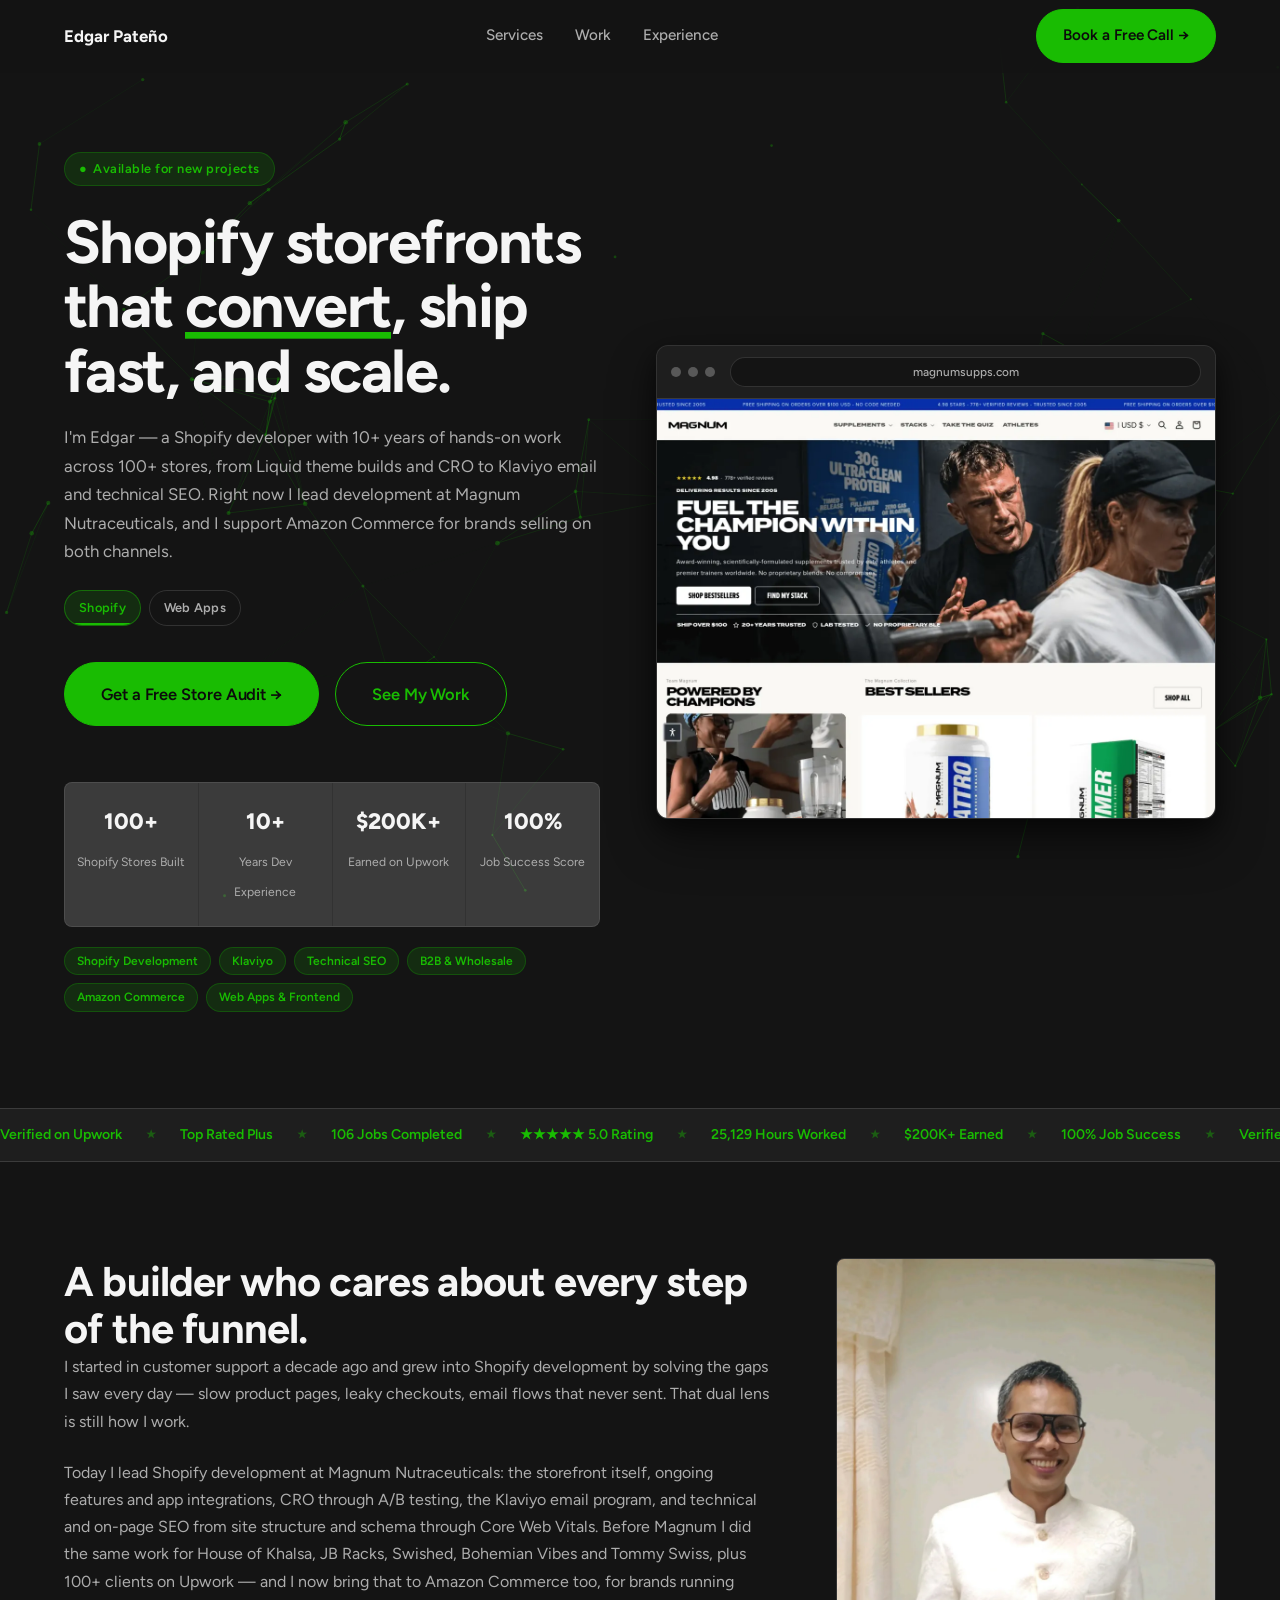
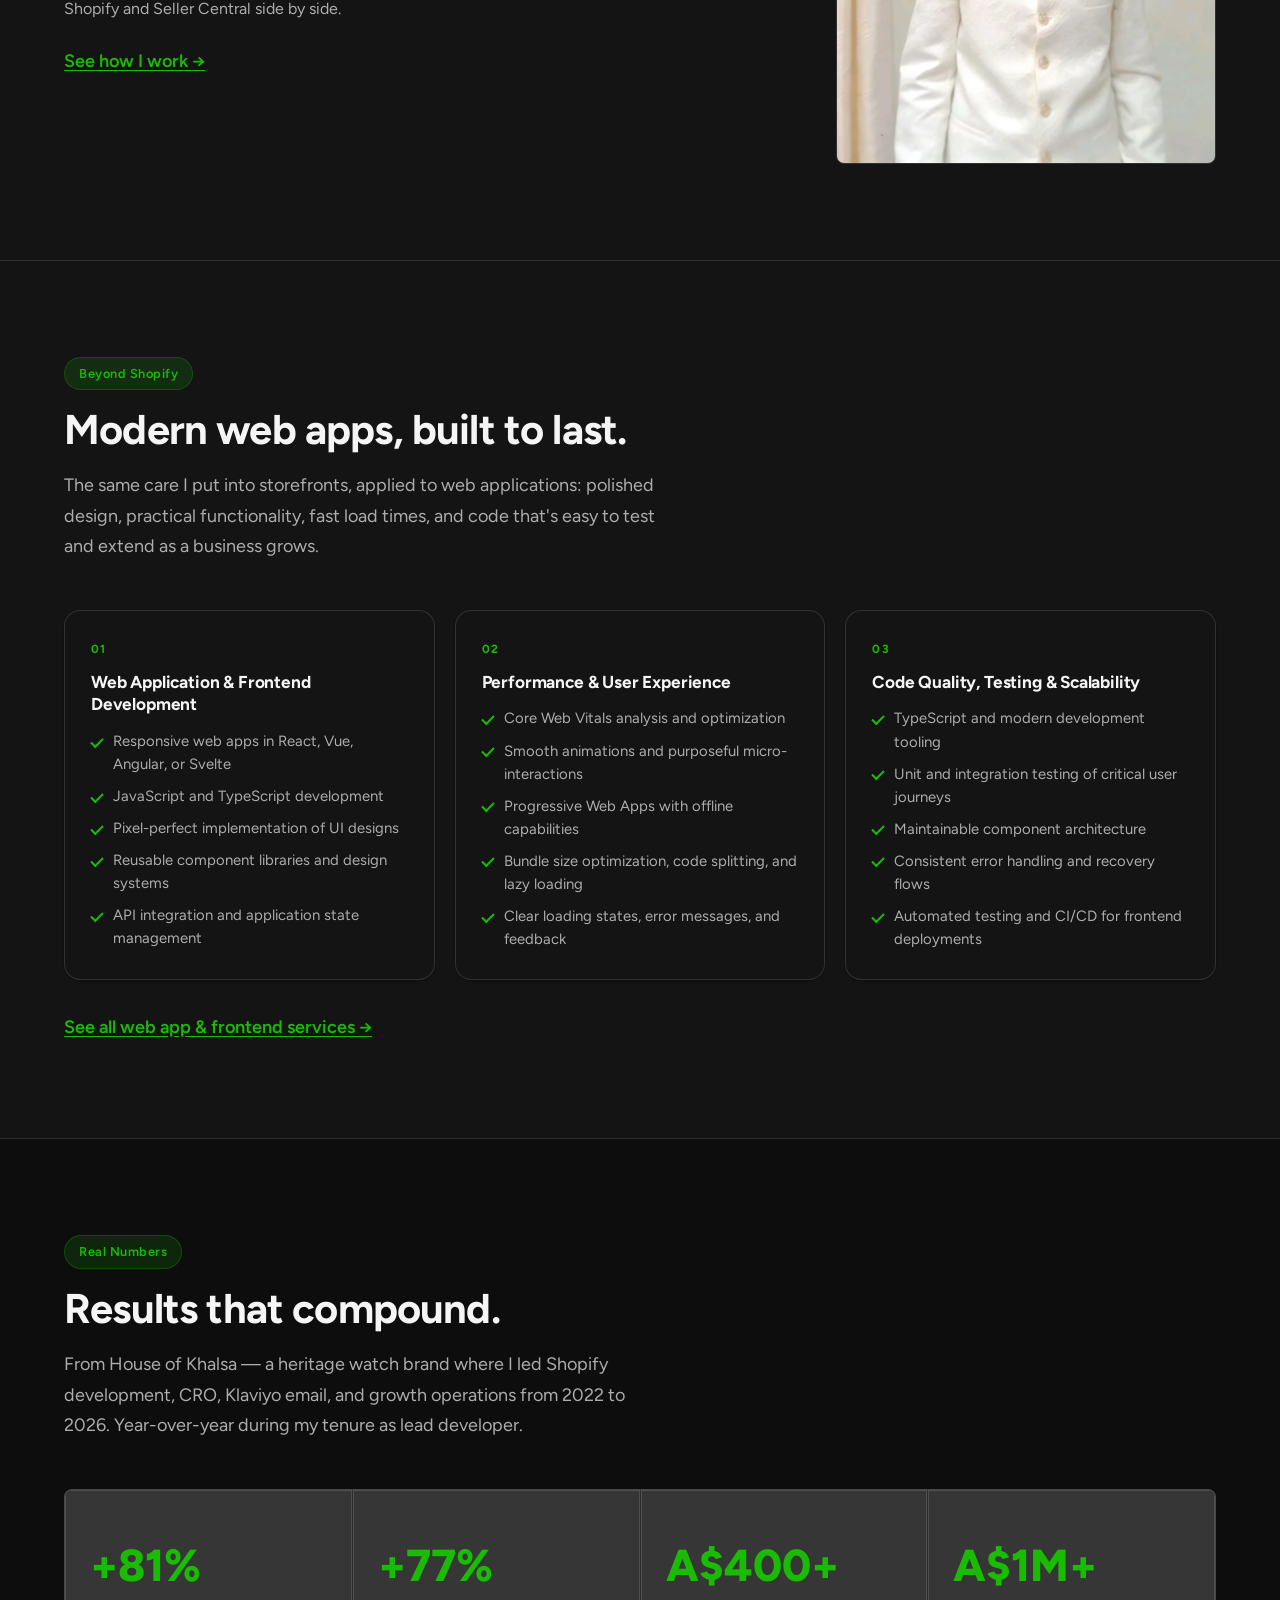
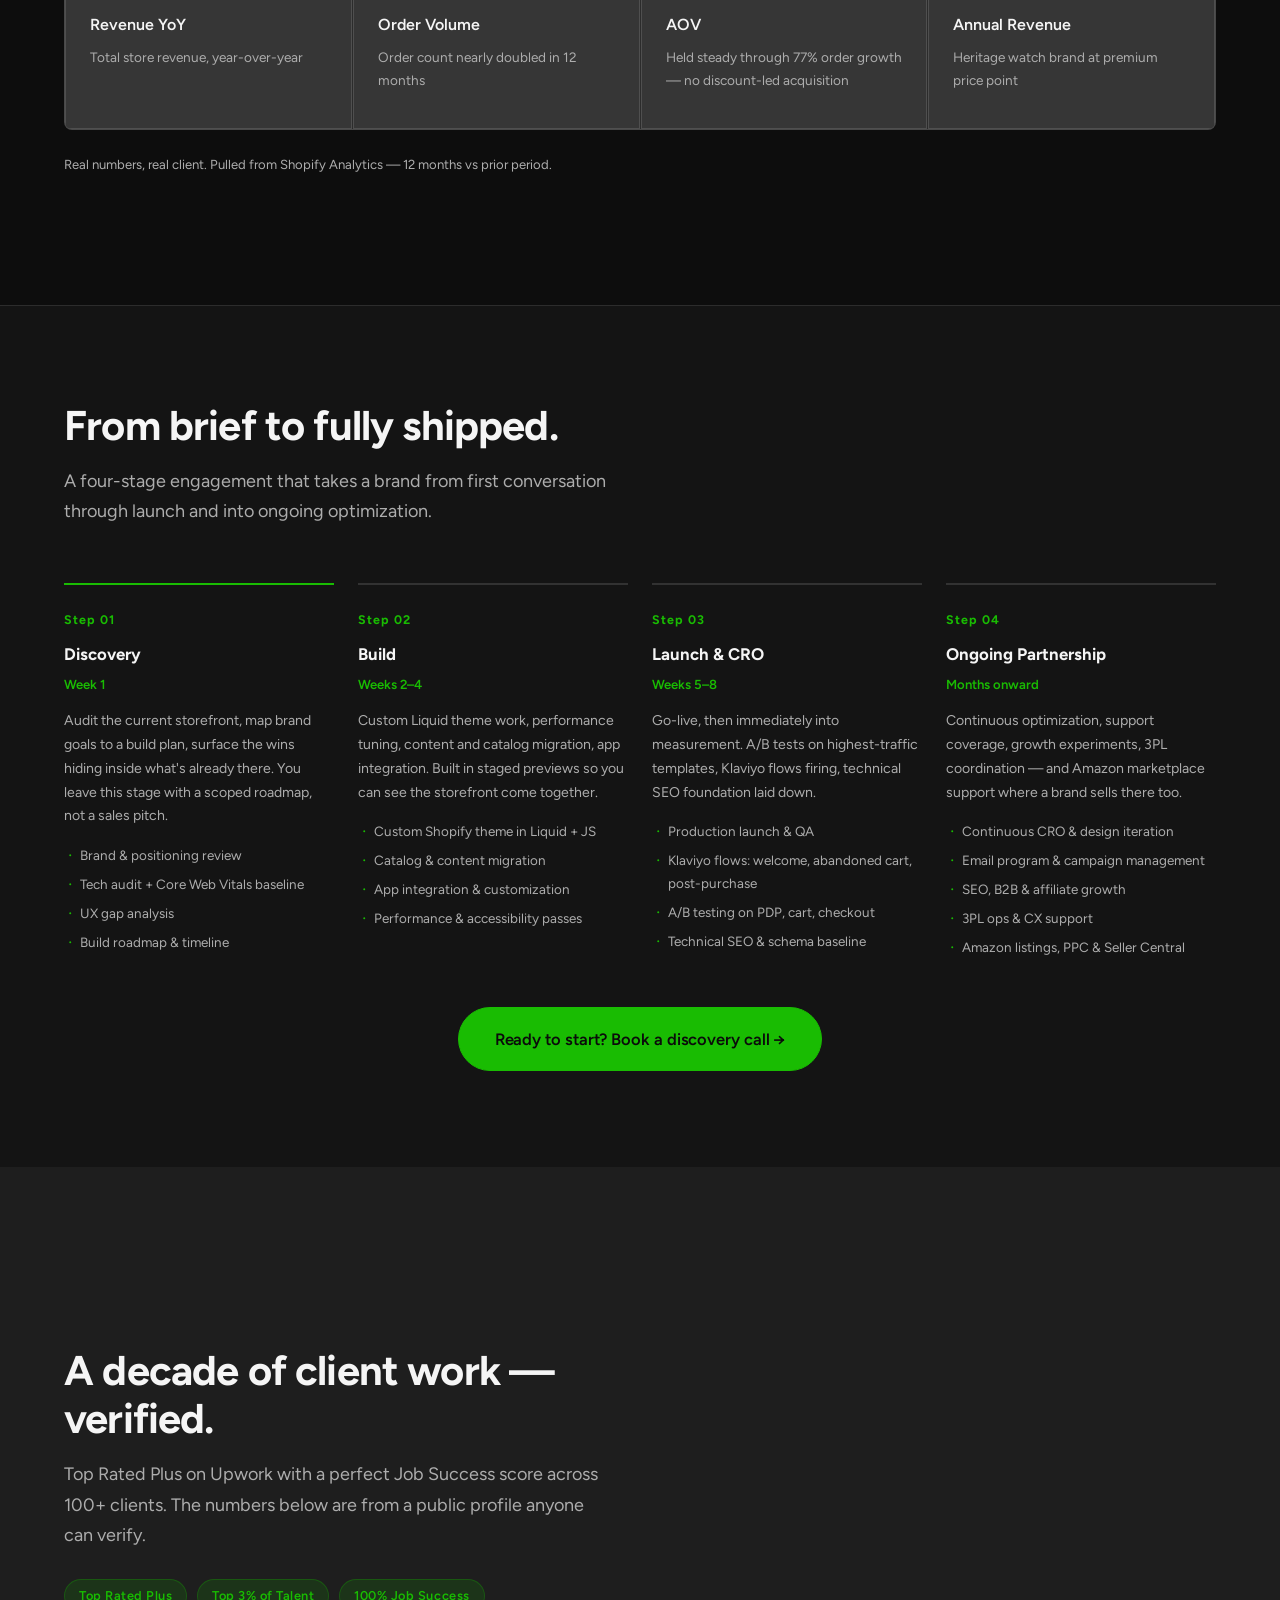
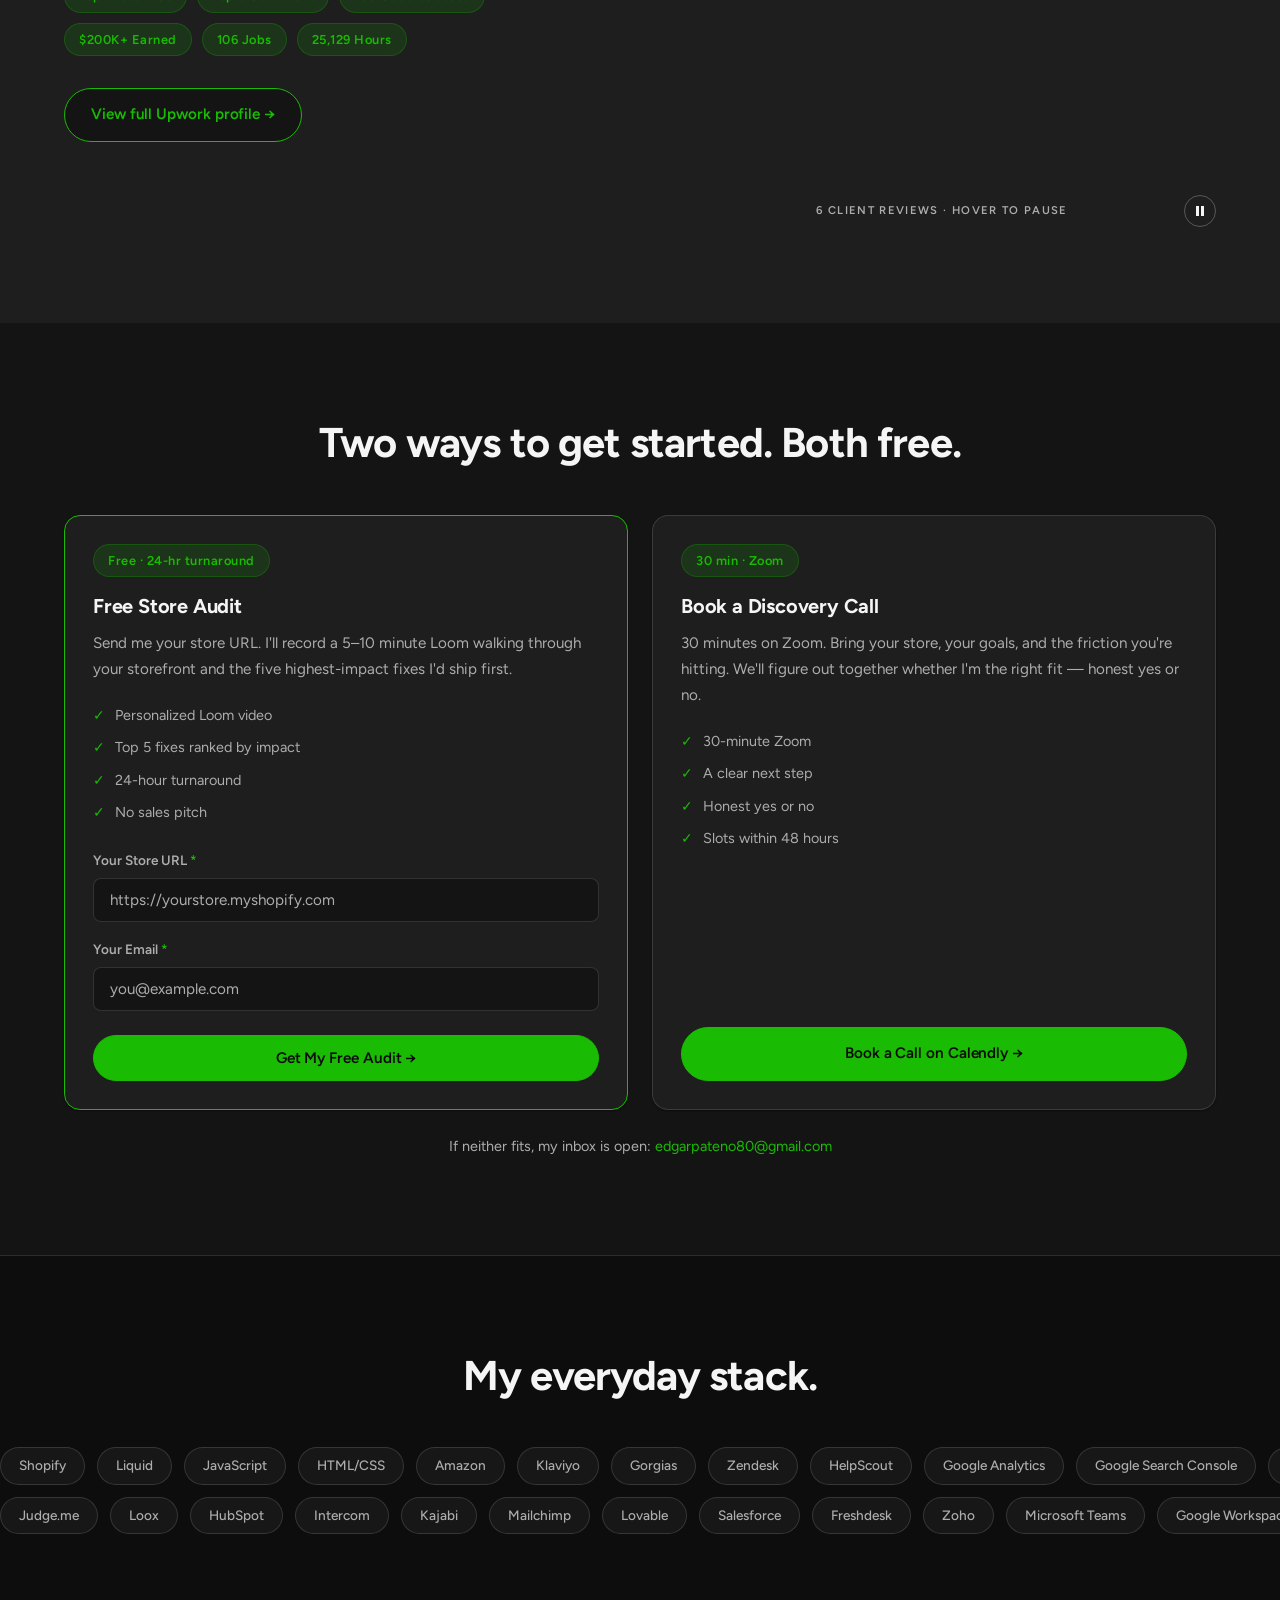
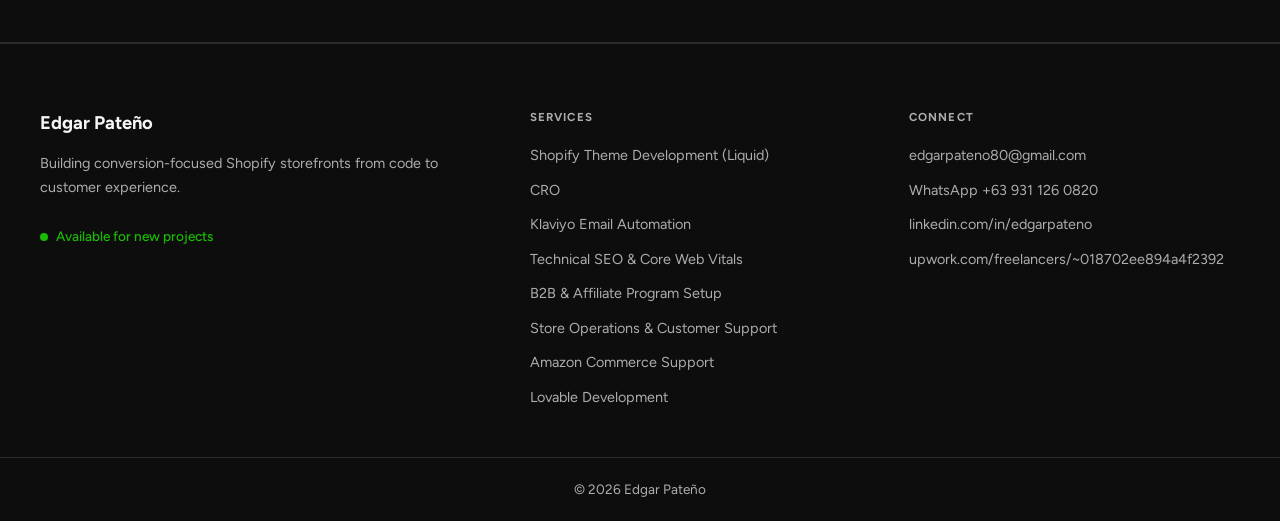
<file: index.html>
<!DOCTYPE html>
<html lang="en">
<head>
  <meta charset="UTF-8">
  <meta name="viewport" content="width=device-width, initial-scale=1.0">
  <meta name="theme-color" content="#141414">
  <title>Edgar Pateño — Shopify Developer & Frontend Web App Developer</title>
  <meta name="description" content="Shopify developer with 10+ years experience and 100+ stores built: custom Liquid themes, CRO, Klaviyo email, technical SEO and Amazon Commerce. I also build modern web apps in React, Vue, Angular or Svelte with TypeScript.">
  <link rel="preconnect" href="https://fonts.googleapis.com">
  <link rel="preconnect" href="https://fonts.gstatic.com" crossorigin>
  <link rel="preload" href="images/hero-magnum-fullpage.webp" as="image">
  <link rel="preload" href="https://fonts.googleapis.com/css2?family=Figtree:wght@400;500;600;700;800&display=swap" as="style" onload="this.onload=null;this.rel='stylesheet'">
  <noscript><link rel="stylesheet" href="https://fonts.googleapis.com/css2?family=Figtree:wght@400;500;600;700;800&display=swap"></noscript>
  <link rel="icon" href="favicon.svg" type="image/svg+xml">
  <link rel="stylesheet" href="style.css">
</head>
<body>

<a href="#main" class="skip-link">Skip to content</a>

<!-- ── NAV ────────────────────────────────────────────────── -->
<header class="nav" id="nav">
  <div class="container nav__inner">
    <a href="index.html" class="nav__logo">Edgar Pateño</a>
    <nav class="nav__links" aria-label="Main navigation">
      <a href="services.html" class="nav__link">Services</a>
      <a href="work.html" class="nav__link">Work</a>
      <a href="experience.html" class="nav__link">Experience</a>
    </nav>
    <a href="https://calendly.com/edgarpateno" class="btn btn--primary nav__cta" target="_blank" rel="noopener">Book a Free Call →</a>
    <button class="nav__hamburger" aria-label="Toggle menu" aria-expanded="false">
      <span></span><span></span><span></span>
    </button>
  </div>
  <div class="nav__mobile" role="navigation" aria-label="Mobile navigation">
    <a href="services.html" class="nav__link">Services</a>
    <a href="work.html" class="nav__link">Work</a>
    <a href="experience.html" class="nav__link">Experience</a>
    <a href="https://calendly.com/edgarpateno" class="btn btn--primary" target="_blank" rel="noopener">Book a Free Call →</a>
  </div>
</header>

<!-- ── HERO ───────────────────────────────────────────────── -->
<section class="hero" id="main">
  <div class="container">
    <div class="hero__inner">
      <div class="hero__text">
        <div class="hero__badge fi">
          <span class="pill"><span class="pill__dot">●</span> Available for new projects</span>
        </div>
        <div class="hero-rotator fi fi-d1" data-interval="6500">
          <div class="hero-rotator__slide is-active" id="hero-slide-shopify">
            <h1 class="hero__title">
              Shopify storefronts that <em>convert</em>, ship fast, and scale.
            </h1>
            <p class="hero__sub">
              I'm Edgar — a Shopify developer with 10+ years of hands-on work across 100+ stores, from Liquid theme builds and CRO to Klaviyo email and technical SEO. Right now I lead development at Magnum Nutraceuticals, and I support Amazon Commerce for brands selling on both channels.
            </p>
          </div>
          <div class="hero-rotator__slide" id="hero-slide-webapps" aria-hidden="true">
            <p class="hero__title" role="heading" aria-level="2">
              Web apps that look <em>polished</em>, load fast, and scale.
            </p>
            <p class="hero__sub">
              I also build modern web applications — React, Vue, Angular or Svelte with TypeScript. Pixel-perfect from your designs, accessible, tuned for Core Web Vitals, and tested so they stay easy to extend as your business grows.
            </p>
          </div>
          <div class="hero-rotator__tabs" role="group" aria-label="Choose a specialty">
            <button type="button" class="hero-rotator__tab is-active" aria-pressed="true" aria-controls="hero-slide-shopify">Shopify</button>
            <button type="button" class="hero-rotator__tab" aria-pressed="false" aria-controls="hero-slide-webapps">Web Apps</button>
          </div>
        </div>
        <div class="hero__actions fi fi-d3">
          <span class="hero-cta-swap">
            <a href="#audit" class="btn btn--primary btn--lg is-active" data-rotator-cta="0">Get a Free Store Audit →</a>
            <a href="https://calendly.com/edgarpateno" class="btn btn--primary btn--lg" data-rotator-cta="1" target="_blank" rel="noopener" aria-hidden="true" tabindex="-1">Book a Free Call →</a>
          </span>
          <a href="work.html" class="btn btn--secondary btn--lg">See My Work</a>
        </div>
        <div class="hero__stats fi fi-d4">
          <div class="hero__stat">
            <span class="hero__stat-num">100+</span>
            <span class="hero__stat-label">Shopify Stores Built</span>
          </div>
          <div class="hero__stat">
            <span class="hero__stat-num">10+</span>
            <span class="hero__stat-label">Years Dev Experience</span>
          </div>
          <div class="hero__stat">
            <span class="hero__stat-num">$200K+</span>
            <span class="hero__stat-label">Earned on Upwork</span>
          </div>
          <div class="hero__stat">
            <span class="hero__stat-num">100%</span>
            <span class="hero__stat-label">Job Success Score</span>
          </div>
        </div>
        <div class="timeline-entry__tags fi fi-d4" style="margin-top:20px">
          <span class="tag">Shopify Development</span>
          <span class="tag">Klaviyo</span>
          <span class="tag">Technical SEO</span>
          <span class="tag">B2B &amp; Wholesale</span>
          <span class="tag">Amazon Commerce</span>
          <span class="tag">Web Apps &amp; Frontend</span>
        </div>
      </div>
      <div class="hero__visual">
        <figure class="browser">
          <div class="browser__bar" aria-hidden="true">
            <span class="browser__dot"></span>
            <span class="browser__dot"></span>
            <span class="browser__dot"></span>
            <span class="browser__url">magnumsupps.com</span>
          </div>
          <div class="browser__screen">
            <img
              src="images/hero-magnum-fullpage.webp"
              alt="The Magnum Nutraceuticals storefront I built, scrolling from the hero through best sellers, the stack builder and customer reviews"
              class="browser__page"
              fetchpriority="high"
              width="1200"
              height="4448"
            >
          </div>
        </figure>
      </div>
    </div>
  </div>
</section>

<!-- ── SOCIAL PROOF STRIP ─────────────────────────────────── -->
<div class="proof-strip">
  <div class="proof-strip__track-wrap">
    <div class="proof-strip__track" aria-hidden="true">
      <span>Verified on Upwork</span><span class="proof-strip__dot">★</span>
      <span>Top Rated Plus</span><span class="proof-strip__dot">★</span>
      <span>106 Jobs Completed</span><span class="proof-strip__dot">★</span>
      <span>★★★★★ 5.0 Rating</span><span class="proof-strip__dot">★</span>
      <span>25,129 Hours Worked</span><span class="proof-strip__dot">★</span>
      <span>$200K+ Earned</span><span class="proof-strip__dot">★</span>
      <span>100% Job Success</span><span class="proof-strip__dot">★</span>
      <span>Verified on Upwork</span><span class="proof-strip__dot">★</span>
      <span>Top Rated Plus</span><span class="proof-strip__dot">★</span>
      <span>106 Jobs Completed</span><span class="proof-strip__dot">★</span>
      <span>★★★★★ 5.0 Rating</span><span class="proof-strip__dot">★</span>
      <span>25,129 Hours Worked</span><span class="proof-strip__dot">★</span>
      <span>$200K+ Earned</span><span class="proof-strip__dot">★</span>
      <span>100% Job Success</span><span class="proof-strip__dot">★</span>
    </div>
  </div>
</div>

<!-- ── ABOUT ───────────────────────────────────────────────── -->
<section class="section" id="about">
  <div class="container">
    <div class="about__inner">
      <div>
        <h2 class="fi">A builder who cares about every step of the funnel.</h2>
        <p class="about__body fi fi-d1">
          I started in customer support a decade ago and grew into Shopify development by solving the gaps I saw every day — slow product pages, leaky checkouts, email flows that never sent. That dual lens is still how I work.
        </p>
        <p class="about__body fi fi-d2">
          Today I lead Shopify development at Magnum Nutraceuticals: the storefront itself, ongoing features and app integrations, CRO through A/B testing, the Klaviyo email program, and technical and on-page SEO from site structure and schema through Core Web Vitals. Before Magnum I did the same work for House of Khalsa, JB Racks, Swished, Bohemian Vibes and Tommy Swiss, plus 100+ clients on Upwork — and I now bring that to Amazon Commerce too, for brands running Shopify and Seller Central side by side.
        </p>
        <a href="#process" class="about__link fi fi-d3">See how I work →</a>
      </div>
      <div class="fi fi-d2">
        <img
          src="images/edgar-portrait.webp"
          alt="Edgar Pateño, Shopify developer"
          class="about__photo"
          loading="lazy"
          width="380"
          height="460"
        >
      </div>
    </div>
  </div>
</section>

<!-- ── FRONTEND / WEB APPS ─────────────────────────────────── -->
<section class="section" id="frontend" style="border-top:1px solid var(--border)">
  <div class="container">
    <div class="results__header">
      <div class="sec-label fi"><span class="pill">Beyond Shopify</span></div>
      <h2 class="sec-title fi fi-d1">Modern web apps, built to last.</h2>
      <p class="sec-sub fi fi-d2">
        The same care I put into storefronts, applied to web applications: polished design, practical functionality, fast load times, and code that's easy to test and extend as a business grows.
      </p>
    </div>
    <div class="svc-grid svc-grid--3">
      <div class="fi svc-card">
        <div class="svc-card__num">01</div>
        <h3 class="svc-card__title">Web Application &amp; Frontend Development</h3>
        <ul class="svc-card__list">
          <li>Responsive web apps in React, Vue, Angular, or Svelte</li>
          <li>JavaScript and TypeScript development</li>
          <li>Pixel-perfect implementation of UI designs</li>
          <li>Reusable component libraries and design systems</li>
          <li>API integration and application state management</li>
        </ul>
      </div>
      <div class="fi fi-d1 svc-card">
        <div class="svc-card__num">02</div>
        <h3 class="svc-card__title">Performance &amp; User Experience</h3>
        <ul class="svc-card__list">
          <li>Core Web Vitals analysis and optimization</li>
          <li>Smooth animations and purposeful micro-interactions</li>
          <li>Progressive Web Apps with offline capabilities</li>
          <li>Bundle size optimization, code splitting, and lazy loading</li>
          <li>Clear loading states, error messages, and feedback</li>
        </ul>
      </div>
      <div class="fi fi-d2 svc-card">
        <div class="svc-card__num">03</div>
        <h3 class="svc-card__title">Code Quality, Testing &amp; Scalability</h3>
        <ul class="svc-card__list">
          <li>TypeScript and modern development tooling</li>
          <li>Unit and integration testing of critical user journeys</li>
          <li>Maintainable component architecture</li>
          <li>Consistent error handling and recovery flows</li>
          <li>Automated testing and CI/CD for frontend deployments</li>
        </ul>
      </div>
    </div>
    <a href="services.html#frontend" class="about__link fi" style="display:inline-block;margin-top:32px">See all web app &amp; frontend services →</a>
  </div>
</section>

<!-- ── THE RECORD ──────────────────────────────────────────── -->
<section class="section section--dark" id="results">
  <div class="container">
    <div class="results__header">
      <div class="sec-label fi"><span class="pill">Real Numbers</span></div>
      <h2 class="sec-title fi fi-d1">Results that compound.</h2>
      <p class="sec-sub fi fi-d2">
        From House of Khalsa — a heritage watch brand where I led Shopify development, CRO, Klaviyo email, and growth operations from 2022 to 2026. Year-over-year during my tenure as lead developer.
      </p>
    </div>
    <div class="results__grid fi">
      <div class="result-card">
        <span class="result-card__num">+81%</span>
        <div class="result-card__label">Revenue YoY</div>
        <div class="result-card__desc">Total store revenue, year-over-year</div>
      </div>
      <div class="result-card">
        <span class="result-card__num">+77%</span>
        <div class="result-card__label">Order Volume</div>
        <div class="result-card__desc">Order count nearly doubled in 12 months</div>
      </div>
      <div class="result-card">
        <span class="result-card__num">A$400+</span>
        <div class="result-card__label">AOV</div>
        <div class="result-card__desc">Held steady through 77% order growth — no discount-led acquisition</div>
      </div>
      <div class="result-card">
        <span class="result-card__num">A$1M+</span>
        <div class="result-card__label">Annual Revenue</div>
        <div class="result-card__desc">Heritage watch brand at premium price point</div>
      </div>
    </div>
    <p class="results__fine fi">Real numbers, real client. Pulled from Shopify Analytics — 12 months vs prior period.</p>
  </div>
</section>

<!-- ── PROCESS ─────────────────────────────────────────────── -->
<section class="section" id="process">
  <div class="container">
    <div style="margin-bottom:56px">
      <h2 class="fi">From brief to fully shipped.</h2>
      <p class="sec-sub fi fi-d1" style="margin-top:16px">
        A four-stage engagement that takes a brand from first conversation through launch and into ongoing optimization.
      </p>
    </div>
    <div class="process__grid fi">
      <div class="process-step">
        <span class="process-step__num">Step 01</span>
        <div class="process-step__title">Discovery</div>
        <span class="process-step__when">Week 1</span>
        <p class="process-step__body">
          Audit the current storefront, map brand goals to a build plan, surface the wins hiding inside what's already there. You leave this stage with a scoped roadmap, not a sales pitch.
        </p>
        <ul class="process-step__list">
          <li>Brand &amp; positioning review</li>
          <li>Tech audit + Core Web Vitals baseline</li>
          <li>UX gap analysis</li>
          <li>Build roadmap &amp; timeline</li>
        </ul>
      </div>
      <div class="process-step">
        <span class="process-step__num">Step 02</span>
        <div class="process-step__title">Build</div>
        <span class="process-step__when">Weeks 2–4</span>
        <p class="process-step__body">
          Custom Liquid theme work, performance tuning, content and catalog migration, app integration. Built in staged previews so you can see the storefront come together.
        </p>
        <ul class="process-step__list">
          <li>Custom Shopify theme in Liquid + JS</li>
          <li>Catalog &amp; content migration</li>
          <li>App integration &amp; customization</li>
          <li>Performance &amp; accessibility passes</li>
        </ul>
      </div>
      <div class="process-step">
        <span class="process-step__num">Step 03</span>
        <div class="process-step__title">Launch &amp; CRO</div>
        <span class="process-step__when">Weeks 5–8</span>
        <p class="process-step__body">
          Go-live, then immediately into measurement. A/B tests on highest-traffic templates, Klaviyo flows firing, technical SEO foundation laid down.
        </p>
        <ul class="process-step__list">
          <li>Production launch &amp; QA</li>
          <li>Klaviyo flows: welcome, abandoned cart, post-purchase</li>
          <li>A/B testing on PDP, cart, checkout</li>
          <li>Technical SEO &amp; schema baseline</li>
        </ul>
      </div>
      <div class="process-step">
        <span class="process-step__num">Step 04</span>
        <div class="process-step__title">Ongoing Partnership</div>
        <span class="process-step__when">Months onward</span>
        <p class="process-step__body">
          Continuous optimization, support coverage, growth experiments, 3PL coordination — and Amazon marketplace support where a brand sells there too.
        </p>
        <ul class="process-step__list">
          <li>Continuous CRO &amp; design iteration</li>
          <li>Email program &amp; campaign management</li>
          <li>SEO, B2B &amp; affiliate growth</li>
          <li>3PL ops &amp; CX support</li>
          <li>Amazon listings, PPC &amp; Seller Central</li>
        </ul>
      </div>
    </div>
    <div class="fi" style="text-align:center">
      <a href="https://calendly.com/edgarpateno" class="btn btn--primary btn--lg" target="_blank" rel="noopener">Ready to start? Book a discovery call →</a>
    </div>
  </div>
</section>

<!-- ── UPWORK TRUST ────────────────────────────────────────── -->
<section class="section section--surface" id="trust">
  <div class="container">
    <div class="trust__split">
      <div class="trust__intro">
        <h2 class="fi">A decade of client work — verified.</h2>
        <p class="sec-sub fi fi-d1" style="margin-top:16px">
          Top Rated Plus on Upwork with a perfect Job Success score across 100+ clients. The numbers below are from a public profile anyone can verify.
        </p>
        <div class="trust__pills fi fi-d2">
          <span class="pill">Top Rated Plus</span>
          <span class="pill">Top 3% of Talent</span>
          <span class="pill">100% Job Success</span>
          <span class="pill">$200K+ Earned</span>
          <span class="pill">106 Jobs</span>
          <span class="pill">25,129 Hours</span>
        </div>
        <a href="https://www.upwork.com/freelancers/~018702ee894a4f2392" class="btn btn--secondary fi fi-d3" target="_blank" rel="noopener">View full Upwork profile →</a>
      </div>

      <div class="rwheel fi fi-d1" data-rwheel
           data-hint-mouse="6 client reviews · hover to pause"
           data-hint-touch="6 client reviews · tap a card to read"
           data-hint-static="6 client reviews">
        <div class="rwheel__view" role="region" aria-roledescription="rotating list" aria-label="Client reviews from Upwork" tabindex="0" data-rwheel-view>
          <div class="rwheel__mask">
            <ul class="rwheel__drum" role="list" data-rwheel-drum>
            <li class="rwheel__card">
              <span class="rwheel__stars" aria-hidden="true">★★★★★</span>
              <q class="rwheel__text">We've worked with Edgar for a long time, only ending contract as we brought e-com in-house. He consistently delivered on projects and stepped up many times with critical issues. Highly recommend.</q>
              <span class="rwheel__src">— Shopify Dev &amp; Support</span>
            </li>
            <li class="rwheel__card">
              <span class="rwheel__stars" aria-hidden="true">★★★★★</span>
              <q class="rwheel__text">Excellent work, thank you Edgar!</q>
              <span class="rwheel__src">— Ongoing Shopify Development and Maintenance</span>
            </li>
            <li class="rwheel__card">
              <span class="rwheel__stars" aria-hidden="true">★★★★★</span>
              <q class="rwheel__text">Edgar is very knowledgeable. He communicates efficiently and takes time to understand customer needs. I highly recommend him and will continue working with him.</q>
              <span class="rwheel__src">— Shopify Modifications</span>
            </li>
            <li class="rwheel__card">
              <span class="rwheel__stars" aria-hidden="true">★★★★★</span>
              <q class="rwheel__text">Edgar was a pleasure to work with. He quickly understood our requirements, provided quality feedback and was very cooperative with implementing changes as the site evolved. Thanks again!</q>
              <span class="rwheel__src">— Ecommerce Website</span>
            </li>
            <li class="rwheel__card">
              <span class="rwheel__stars" aria-hidden="true">★★★★★</span>
              <q class="rwheel__text">He designed and managed my Shopify store seamlessly. Very knowledgeable and reliable. I highly recommend him.</q>
              <span class="rwheel__src">— Store Management</span>
            </li>
            <li class="rwheel__card">
              <span class="rwheel__stars" aria-hidden="true">★★★★★</span>
              <q class="rwheel__text">Edgar delivered great work. His skills were really demonstrated as he was able to make my ideas come through. Excellent work!</q>
              <span class="rwheel__src">— Shopify Expert</span>
            </li>
            </ul>
          </div>
        </div>
        <div class="rwheel__foot">
          <p class="rwheel__hint" data-rwheel-hint>6 client reviews</p>
          <button type="button" class="rwheel__pause" data-rwheel-toggle aria-pressed="false" aria-label="Pause reviews" hidden>
            <svg class="rwheel__ico-pause" width="12" height="12" viewBox="0 0 12 12" aria-hidden="true"><path d="M2 1h3v10H2zM7 1h3v10H7z" fill="currentColor"/></svg>
            <svg class="rwheel__ico-play" width="12" height="12" viewBox="0 0 12 12" aria-hidden="true"><path d="M2.5 1l8 5-8 5z" fill="currentColor"/></svg>
          </button>
        </div>
      </div>
    </div>
  </div>
</section>

<!-- ── CTA SPLIT ───────────────────────────────────────────── -->
<section class="section" id="audit">
  <div class="container">
    <div style="margin-bottom:48px;text-align:center">
      <h2 class="fi">Two ways to get started. Both free.</h2>
    </div>
    <div class="cta-split__grid">
      <!-- Audit Form Card -->
      <div class="card cta-card cta-card--accent fi">
        <div class="cta-card__badge">
          <span class="pill">Free · 24-hr turnaround</span>
        </div>
        <h3 class="cta-card__title">Free Store Audit</h3>
        <p class="cta-card__body">
          Send me your store URL. I'll record a 5–10 minute Loom walking through your storefront and the five highest-impact fixes I'd ship first.
        </p>
        <ul class="cta-card__bullets">
          <li>Personalized Loom video</li>
          <li>Top 5 fixes ranked by impact</li>
          <li>24-hour turnaround</li>
          <li>No sales pitch</li>
        </ul>
        <div class="form-wrapper">
          <form
            id="audit-form"
            class="form"
            action="https://formspree.io/f/mjgjqerj"
            method="POST"
            data-validate
            data-success="audit-success"
            data-fail="audit-fail"
            novalidate
          >
            <!-- honeypot — must be named _gotcha: that is the name nav.js
                 checks and the one Formspree drops server-side. -->
            <input name="_gotcha" tabindex="-1" autocomplete="off" style="display:none" aria-hidden="true">
            <input type="hidden" name="_subject" value="Free store audit request from edgarpateno.github.io">
            <div class="form__group">
              <label for="audit-url" class="form__label form__label--req">Your Store URL</label>
              <input type="url" id="audit-url" name="store_url" class="form__input" placeholder="https://yourstore.myshopify.com" required>
              <div class="form__error-msg">Please enter your store URL.</div>
            </div>
            <div class="form__group">
              <label for="audit-email" class="form__label form__label--req">Your Email</label>
              <input type="email" id="audit-email" name="email" class="form__input" placeholder="you@example.com" required>
              <div class="form__error-msg">Please enter a valid email.</div>
            </div>
            <button type="submit" class="btn btn--primary btn--full" style="margin-top:8px">Get My Free Audit →</button>
          </form>
          <div class="form__fail" id="audit-fail" role="alert" hidden>
            <p><strong>That didn't send.</strong> Something went wrong on the way to my inbox
            &mdash; please email me directly at
            <a href="mailto:edgarpateno80@gmail.com">edgarpateno80@gmail.com</a>
            or message <a href="https://wa.me/639311260820" target="_blank" rel="noopener">WhatsApp +63&nbsp;931&nbsp;126&nbsp;0820</a>.</p>
          </div>
          <div class="form__success" id="audit-success">
            <h3>Audit request received!</h3>
            <p>I'll review your store and send a Loom within 24 hours.</p>
          </div>
        </div>
      </div>
      <!-- Calendar Card -->
      <div class="card cta-card fi fi-d1">
        <div class="cta-card__badge">
          <span class="pill">30 min · Zoom</span>
        </div>
        <h3 class="cta-card__title">Book a Discovery Call</h3>
        <p class="cta-card__body">
          30 minutes on Zoom. Bring your store, your goals, and the friction you're hitting. We'll figure out together whether I'm the right fit — honest yes or no.
        </p>
        <ul class="cta-card__bullets">
          <li>30-minute Zoom</li>
          <li>A clear next step</li>
          <li>Honest yes or no</li>
          <li>Slots within 48 hours</li>
        </ul>
        <a href="https://calendly.com/edgarpateno" class="btn btn--primary btn--full" target="_blank" rel="noopener">Book a Call on Calendly →</a>
      </div>
    </div>
    <p class="cta-split__below fi" style="margin-top:24px">
      If neither fits, my inbox is open: <a href="mailto:edgarpateno80@gmail.com">edgarpateno80@gmail.com</a>
    </p>
  </div>
</section>

<!-- ── TECH STACK ──────────────────────────────────────────── -->
<section class="section section--dark">
  <div class="container" style="margin-bottom:48px">
    <h2 class="fi" style="text-align:center">My everyday stack.</h2>
  </div>
  <div class="marquee" aria-label="Technology stack">
    <div class="marquee__row">
      <div class="marquee__track" aria-hidden="true">
        <span class="mpill">Shopify</span>
        <span class="mpill">Liquid</span>
        <span class="mpill">JavaScript</span>
        <span class="mpill">HTML/CSS</span>
        <span class="mpill">Amazon</span>
        <span class="mpill">Klaviyo</span>
        <span class="mpill">Gorgias</span>
        <span class="mpill">Zendesk</span>
        <span class="mpill">HelpScout</span>
        <span class="mpill">Google Analytics</span>
        <span class="mpill">Google Search Console</span>
        <span class="mpill">Canva Pro</span>
        <span class="mpill">Okendo</span>
        <!-- duplicate for seamless loop -->
        <span class="mpill">Shopify</span>
        <span class="mpill">Liquid</span>
        <span class="mpill">JavaScript</span>
        <span class="mpill">HTML/CSS</span>
        <span class="mpill">Amazon</span>
        <span class="mpill">Klaviyo</span>
        <span class="mpill">Gorgias</span>
        <span class="mpill">Zendesk</span>
        <span class="mpill">HelpScout</span>
        <span class="mpill">Google Analytics</span>
        <span class="mpill">Google Search Console</span>
        <span class="mpill">Canva Pro</span>
        <span class="mpill">Okendo</span>
      </div>
    </div>
    <div class="marquee__row">
      <div class="marquee__track marquee__track--rev" aria-hidden="true">
        <span class="mpill">Judge.me</span>
        <span class="mpill">Loox</span>
        <span class="mpill">HubSpot</span>
        <span class="mpill">Intercom</span>
        <span class="mpill">Kajabi</span>
        <span class="mpill">Mailchimp</span>
        <span class="mpill">Lovable</span>
        <span class="mpill">Salesforce</span>
        <span class="mpill">Freshdesk</span>
        <span class="mpill">Zoho</span>
        <span class="mpill">Microsoft Teams</span>
        <span class="mpill">Google Workspace</span>
        <!-- duplicate for seamless loop -->
        <span class="mpill">Judge.me</span>
        <span class="mpill">Loox</span>
        <span class="mpill">HubSpot</span>
        <span class="mpill">Intercom</span>
        <span class="mpill">Kajabi</span>
        <span class="mpill">Mailchimp</span>
        <span class="mpill">Lovable</span>
        <span class="mpill">Salesforce</span>
        <span class="mpill">Freshdesk</span>
        <span class="mpill">Zoho</span>
        <span class="mpill">Microsoft Teams</span>
        <span class="mpill">Google Workspace</span>
      </div>
    </div>
  </div>
</section>

<!-- ── FOOTER ──────────────────────────────────────────────── -->
<footer class="footer">
  <div class="container footer__main">
    <div class="footer__grid">
      <div>
        <div class="footer__logo">Edgar Pateño</div>
        <p class="footer__tagline">Building conversion-focused Shopify storefronts from code to customer experience.</p>
        <div class="footer__avail">
          <span class="footer__avail-dot"></span>
          Available for new projects
        </div>
      </div>
      <div>
        <div class="footer__col-title">Services</div>
        <ul class="footer__list">
          <li><a href="services.html">Shopify Theme Development (Liquid)</a></li>
          <li><a href="services.html">CRO</a></li>
          <li><a href="services.html">Klaviyo Email Automation</a></li>
          <li><a href="services.html">Technical SEO &amp; Core Web Vitals</a></li>
          <li><a href="services.html">B2B &amp; Affiliate Program Setup</a></li>
          <li><a href="services.html">Store Operations &amp; Customer Support</a></li>
          <li><a href="services.html">Amazon Commerce Support</a></li>
          <li><a href="services.html">Lovable Development</a></li>
        </ul>
      </div>
      <div>
        <div class="footer__col-title">Connect</div>
        <ul class="footer__list">
          <li><a href="mailto:edgarpateno80@gmail.com">edgarpateno80@gmail.com</a></li>
          <li><a href="https://wa.me/639311260820" target="_blank" rel="noopener">WhatsApp +63 931 126 0820</a></li>
          <li><a href="https://linkedin.com/in/edgarpateno" target="_blank" rel="noopener">linkedin.com/in/edgarpateno</a></li>
          <li><a href="https://www.upwork.com/freelancers/~018702ee894a4f2392" target="_blank" rel="noopener">upwork.com/freelancers/~018702ee894a4f2392</a></li>
        </ul>
      </div>
    </div>
  </div>
  <div class="footer__bottom">
    <div class="container">© 2026 Edgar Pateño</div>
  </div>
</footer>

<script src="nav.js"></script>
<script src="nodefield.js" defer></script>
<script src="rwheel.js" defer></script>
</body>
</html>
</file>
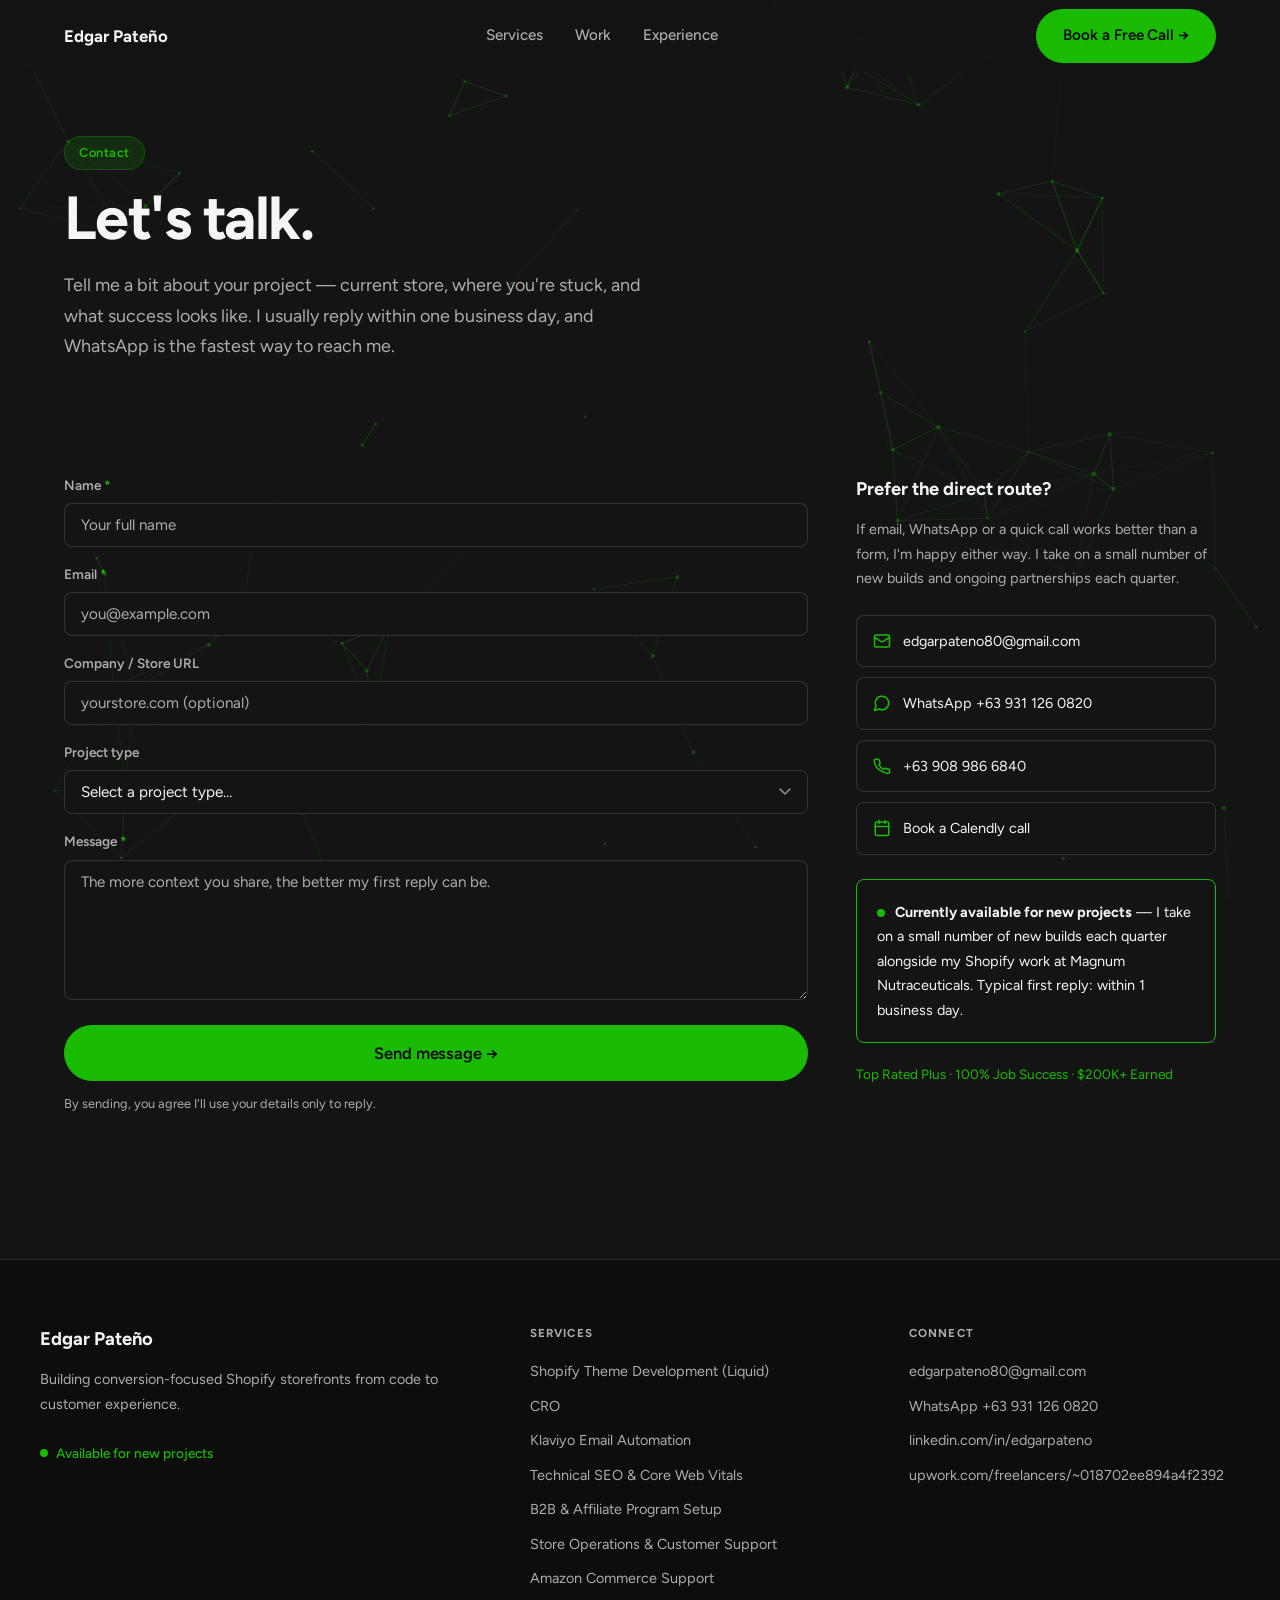
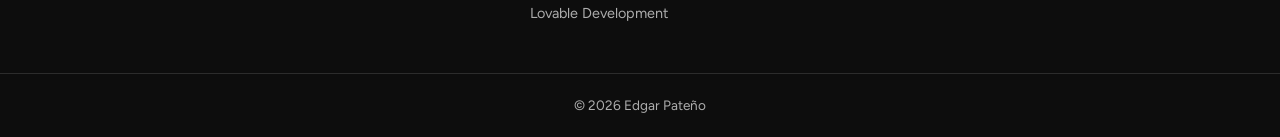
<file: contact.html>
<!DOCTYPE html>
<html lang="en">
<head>
  <meta charset="UTF-8">
  <meta name="viewport" content="width=device-width, initial-scale=1.0">
  <meta name="theme-color" content="#141414">
  <title>Contact — Edgar Pateño | Shopify Developer</title>
  <meta name="description" content="Get in touch with Edgar Pateño — Shopify developer available for new builds, theme redesigns, CRO, Klaviyo email, Amazon Commerce support and ongoing partnerships.">
  <link rel="preconnect" href="https://fonts.googleapis.com">
  <link rel="preconnect" href="https://fonts.gstatic.com" crossorigin>
  <link rel="preload" href="https://fonts.googleapis.com/css2?family=Figtree:wght@400;500;600;700;800&display=swap" as="style" onload="this.onload=null;this.rel='stylesheet'">
  <noscript><link rel="stylesheet" href="https://fonts.googleapis.com/css2?family=Figtree:wght@400;500;600;700;800&display=swap"></noscript>
  <link rel="icon" href="favicon.svg" type="image/svg+xml">
  <link rel="stylesheet" href="style.css">
</head>
<body>

<a href="#main" class="skip-link">Skip to content</a>

<!-- ── NAV ────────────────────────────────────────────────── -->
<header class="nav" id="nav">
  <div class="container nav__inner">
    <a href="index.html" class="nav__logo">Edgar Pateño</a>
    <nav class="nav__links" aria-label="Main navigation">
      <a href="services.html" class="nav__link">Services</a>
      <a href="work.html" class="nav__link">Work</a>
      <a href="experience.html" class="nav__link">Experience</a>
    </nav>
    <a href="https://calendly.com/edgarpateno" class="btn btn--primary nav__cta" target="_blank" rel="noopener">Book a Free Call →</a>
    <button class="nav__hamburger" aria-label="Toggle menu" aria-expanded="false">
      <span></span><span></span><span></span>
    </button>
  </div>
  <div class="nav__mobile" role="navigation" aria-label="Mobile navigation">
    <a href="services.html" class="nav__link">Services</a>
    <a href="work.html" class="nav__link">Work</a>
    <a href="experience.html" class="nav__link">Experience</a>
    <a href="https://calendly.com/edgarpateno" class="btn btn--primary" target="_blank" rel="noopener">Book a Free Call →</a>
  </div>
</header>

<!-- ── HERO ───────────────────────────────────────────────── -->
<section class="hero hero--inner" id="main">
  <div class="container">
    <div class="sec-label fi"><span class="pill">Contact</span></div>
    <h1 class="fi fi-d1" style="margin-bottom:20px">Let's talk.</h1>
    <p class="sec-sub fi fi-d2">
      Tell me a bit about your project — current store, where you're stuck, and what success looks like. I usually reply within one business day, and WhatsApp is the fastest way to reach me.
    </p>
  </div>
</section>

<!-- ── CONTACT LAYOUT ─────────────────────────────────────── -->
<section class="section" style="padding-top:48px">
  <div class="container">
    <div class="contact__inner">

      <!-- FORM -->
      <div class="fi">
        <div class="form-wrapper">
          <form
            id="contact-form"
            class="form"
            action="https://formspree.io/f/mjgjqerj"
            method="POST"
            data-validate
            data-success="contact-success"
            data-fail="contact-fail"
            novalidate
          >
            <!-- honeypot -->
            <input name="_gotcha" tabindex="-1" autocomplete="off" style="display:none" aria-hidden="true">
            <input type="hidden" name="_subject" value="New enquiry from edgarpateno.github.io">

            <div class="form__group">
              <label for="c-name" class="form__label form__label--req">Name</label>
              <input
                type="text"
                id="c-name"
                name="name"
                class="form__input"
                placeholder="Your full name"
                required
                autocomplete="name"
              >
              <div class="form__error-msg">Please enter your name.</div>
            </div>

            <div class="form__group">
              <label for="c-email" class="form__label form__label--req">Email</label>
              <input
                type="email"
                id="c-email"
                name="email"
                class="form__input"
                placeholder="you@example.com"
                required
                autocomplete="email"
              >
              <div class="form__error-msg">Please enter a valid email address.</div>
            </div>

            <div class="form__group">
              <label for="c-company" class="form__label">Company / Store URL</label>
              <input
                type="text"
                id="c-company"
                name="company"
                class="form__input"
                placeholder="yourstore.com (optional)"
                autocomplete="organization"
              >
            </div>

            <div class="form__group">
              <label for="c-type" class="form__label">Project type</label>
              <select id="c-type" name="project_type" class="form__select">
                <option value="">Select a project type…</option>
                <option value="new-build">New Shopify build</option>
                <option value="redesign">Theme redesign / overhaul</option>
                <option value="cro">CRO &amp; A/B testing</option>
                <option value="klaviyo">Klaviyo email marketing</option>
                <option value="seo">Technical SEO</option>
                <option value="b2b">B2B / wholesale setup</option>
                <option value="amazon">Amazon Commerce support</option>
                <option value="maintenance">Ongoing maintenance &amp; support</option>
                <option value="other">Something else</option>
              </select>
            </div>

            <div class="form__group">
              <label for="c-message" class="form__label form__label--req">Message</label>
              <textarea
                id="c-message"
                name="message"
                class="form__textarea"
                placeholder="The more context you share, the better my first reply can be."
                required
              ></textarea>
              <div class="form__error-msg">Please tell me a bit about your project.</div>
            </div>

            <button type="submit" class="btn btn--primary btn--full btn--lg">Send message →</button>
            <p class="form__fine">By sending, you agree I'll use your details only to reply.</p>
          </form>
          <div class="form__fail" id="contact-fail" role="alert" hidden>
            <p><strong>That didn't send.</strong> Something went wrong on the way to my inbox
            &mdash; please email me directly at
            <a href="mailto:edgarpateno80@gmail.com">edgarpateno80@gmail.com</a>
            or message <a href="https://wa.me/639311260820" target="_blank" rel="noopener">WhatsApp +63&nbsp;931&nbsp;126&nbsp;0820</a>.</p>
          </div>
          <div class="form__success" id="contact-success">
            <h2>Message sent!</h2>
            <p>Thanks for reaching out. I'll reply within one business day.</p>
          </div>
        </div>
      </div>

      <!-- SIDEBAR -->
      <div class="fi fi-d2">
        <div class="sidebar__title">Prefer the direct route?</div>
        <p class="sidebar__body">
          If email, WhatsApp or a quick call works better than a form, I'm happy either way. I take on a small number of new builds and ongoing partnerships each quarter.
        </p>

        <div class="contact-links">
          <a href="mailto:edgarpateno80@gmail.com" class="contact-link">
            <svg width="18" height="18" viewBox="0 0 24 24" fill="none" stroke="var(--accent)" stroke-width="2" stroke-linecap="round" stroke-linejoin="round" aria-hidden="true">
              <rect width="20" height="16" x="2" y="4" rx="2"/>
              <path d="m22 7-8.97 5.7a1.94 1.94 0 0 1-2.06 0L2 7"/>
            </svg>
            edgarpateno80@gmail.com
          </a>
          <a href="https://wa.me/639311260820" class="contact-link" target="_blank" rel="noopener">
            <svg width="18" height="18" viewBox="0 0 24 24" fill="none" stroke="var(--accent)" stroke-width="2" stroke-linecap="round" stroke-linejoin="round" aria-hidden="true">
              <path d="M7.9 20A9 9 0 1 0 4 16.1L2 22z"/>
            </svg>
            WhatsApp +63 931 126 0820
          </a>
          <a href="tel:+639089866840" class="contact-link">
            <svg width="18" height="18" viewBox="0 0 24 24" fill="none" stroke="var(--accent)" stroke-width="2" stroke-linecap="round" stroke-linejoin="round" aria-hidden="true">
              <path d="M22 16.92v3a2 2 0 0 1-2.18 2 19.79 19.79 0 0 1-8.63-3.07A19.5 19.5 0 0 1 4.69 13.6 19.79 19.79 0 0 1 1.58 5a2 2 0 0 1 1.99-2h3a2 2 0 0 1 2 1.72 12.84 12.84 0 0 0 .7 2.81 2 2 0 0 1-.45 2.11L7.91 10.6a16 16 0 0 0 6 6l.91-.91a2 2 0 0 1 2.11-.45 12.84 12.84 0 0 0 2.81.7A2 2 0 0 1 22 17z"/>
            </svg>
            +63 908 986 6840
          </a>
          <a href="https://calendly.com/edgarpateno" class="contact-link" target="_blank" rel="noopener">
            <svg width="18" height="18" viewBox="0 0 24 24" fill="none" stroke="var(--accent)" stroke-width="2" stroke-linecap="round" stroke-linejoin="round" aria-hidden="true">
              <rect width="18" height="18" x="3" y="4" rx="2" ry="2"/>
              <line x1="16" x2="16" y1="2" y2="6"/>
              <line x1="8" x2="8" y1="2" y2="6"/>
              <line x1="3" x2="21" y1="10" y2="10"/>
            </svg>
            Book a Calendly call
          </a>
        </div>

        <div class="contact-avail">
          <p>
            <span class="avail-dot" aria-hidden="true"></span>
            <strong>Currently available for new projects</strong> — I take on a small number of new builds each quarter alongside my Shopify work at Magnum Nutraceuticals. Typical first reply: within 1 business day.
          </p>
        </div>

        <p class="contact-trust">
          <a href="https://www.upwork.com/freelancers/~018702ee894a4f2392" target="_blank" rel="noopener">Top Rated Plus · 100% Job Success · $200K+ Earned</a>
        </p>
      </div>

    </div>
  </div>
</section>

<!-- ── FOOTER ──────────────────────────────────────────────── -->
<footer class="footer" style="margin-top:48px">
  <div class="container footer__main">
    <div class="footer__grid">
      <div>
        <div class="footer__logo">Edgar Pateño</div>
        <p class="footer__tagline">Building conversion-focused Shopify storefronts from code to customer experience.</p>
        <div class="footer__avail">
          <span class="footer__avail-dot"></span>
          Available for new projects
        </div>
      </div>
      <div>
        <div class="footer__col-title">Services</div>
        <ul class="footer__list">
          <li><a href="services.html">Shopify Theme Development (Liquid)</a></li>
          <li><a href="services.html">CRO</a></li>
          <li><a href="services.html">Klaviyo Email Automation</a></li>
          <li><a href="services.html">Technical SEO &amp; Core Web Vitals</a></li>
          <li><a href="services.html">B2B &amp; Affiliate Program Setup</a></li>
          <li><a href="services.html">Store Operations &amp; Customer Support</a></li>
          <li><a href="services.html">Amazon Commerce Support</a></li>
          <li><a href="services.html">Lovable Development</a></li>
        </ul>
      </div>
      <div>
        <div class="footer__col-title">Connect</div>
        <ul class="footer__list">
          <li><a href="mailto:edgarpateno80@gmail.com">edgarpateno80@gmail.com</a></li>
          <li><a href="https://wa.me/639311260820" target="_blank" rel="noopener">WhatsApp +63 931 126 0820</a></li>
          <li><a href="https://linkedin.com/in/edgarpateno" target="_blank" rel="noopener">linkedin.com/in/edgarpateno</a></li>
          <li><a href="https://www.upwork.com/freelancers/~018702ee894a4f2392" target="_blank" rel="noopener">upwork.com/freelancers/~018702ee894a4f2392</a></li>
        </ul>
      </div>
    </div>
  </div>
  <div class="footer__bottom">
    <div class="container">© 2026 Edgar Pateño</div>
  </div>
</footer>

<script src="nav.js"></script>
<script src="nodefield.js" defer></script>
</body>
</html>
</file>
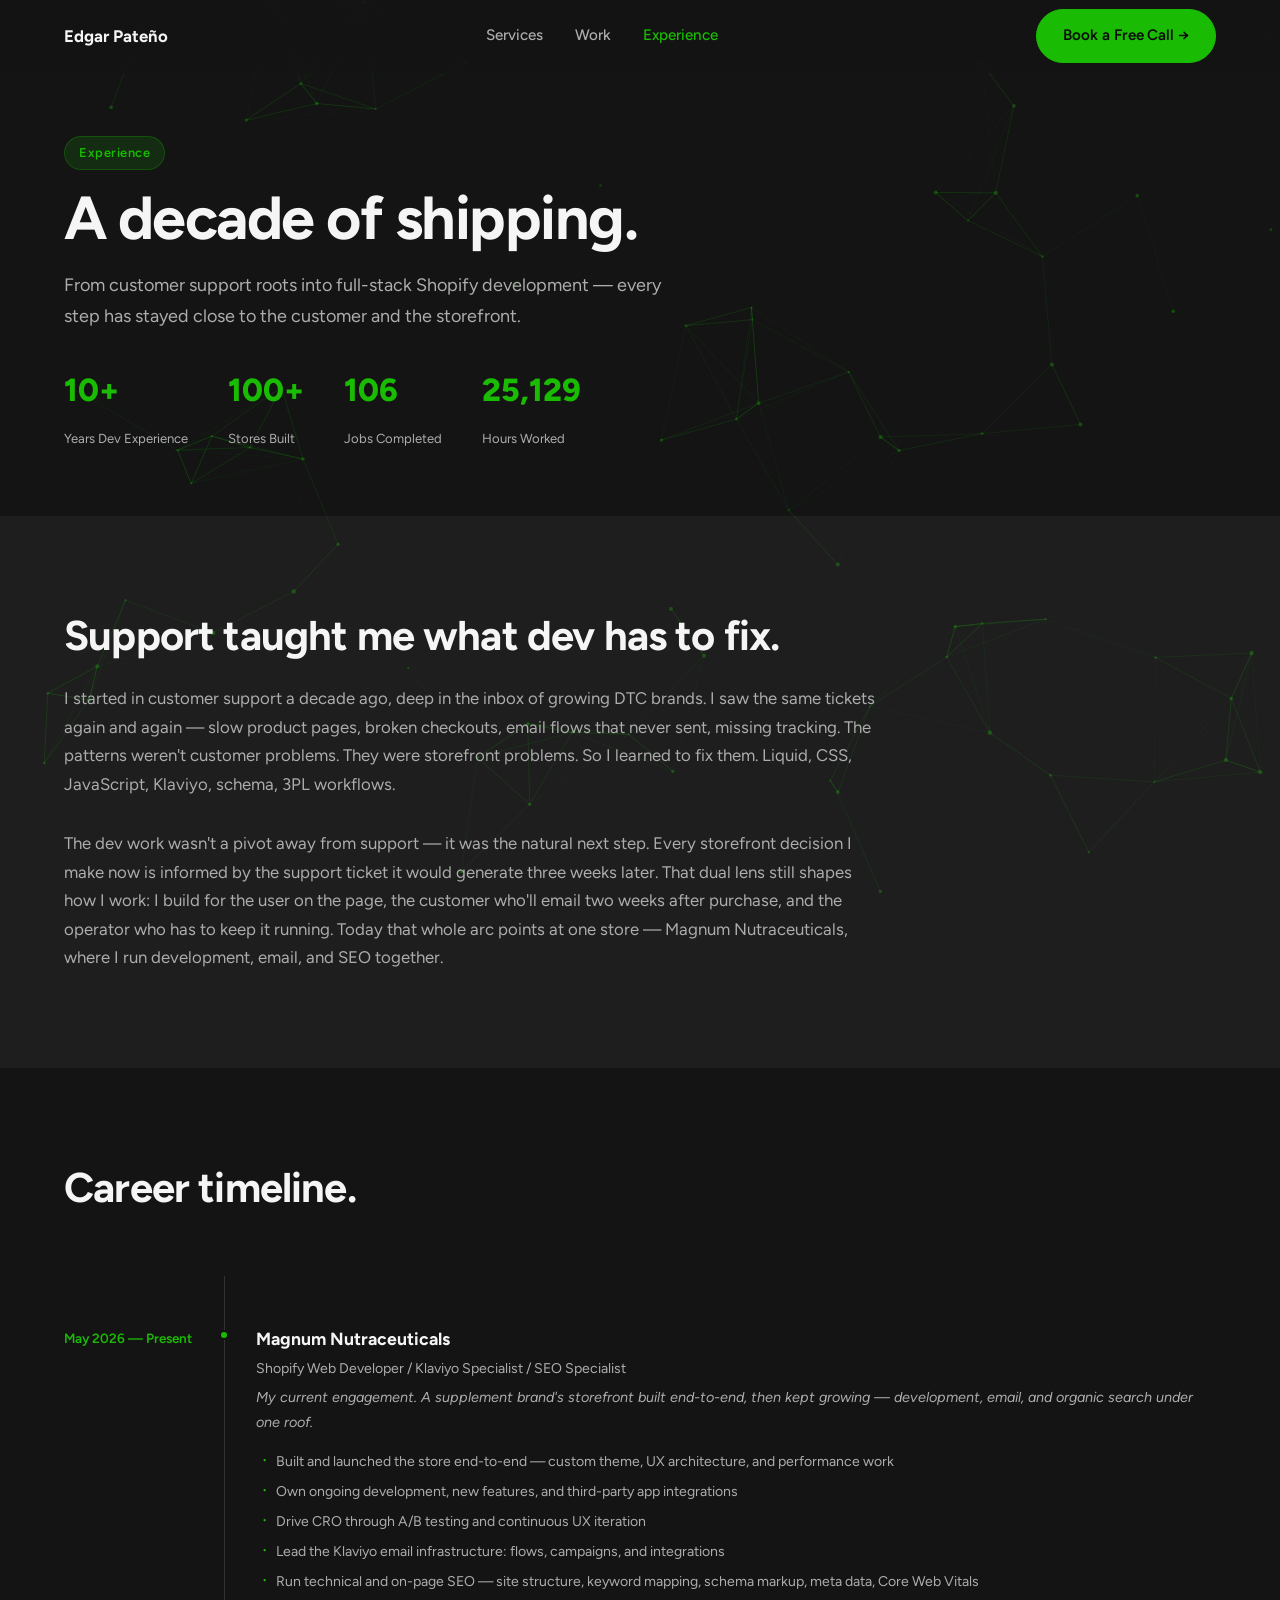
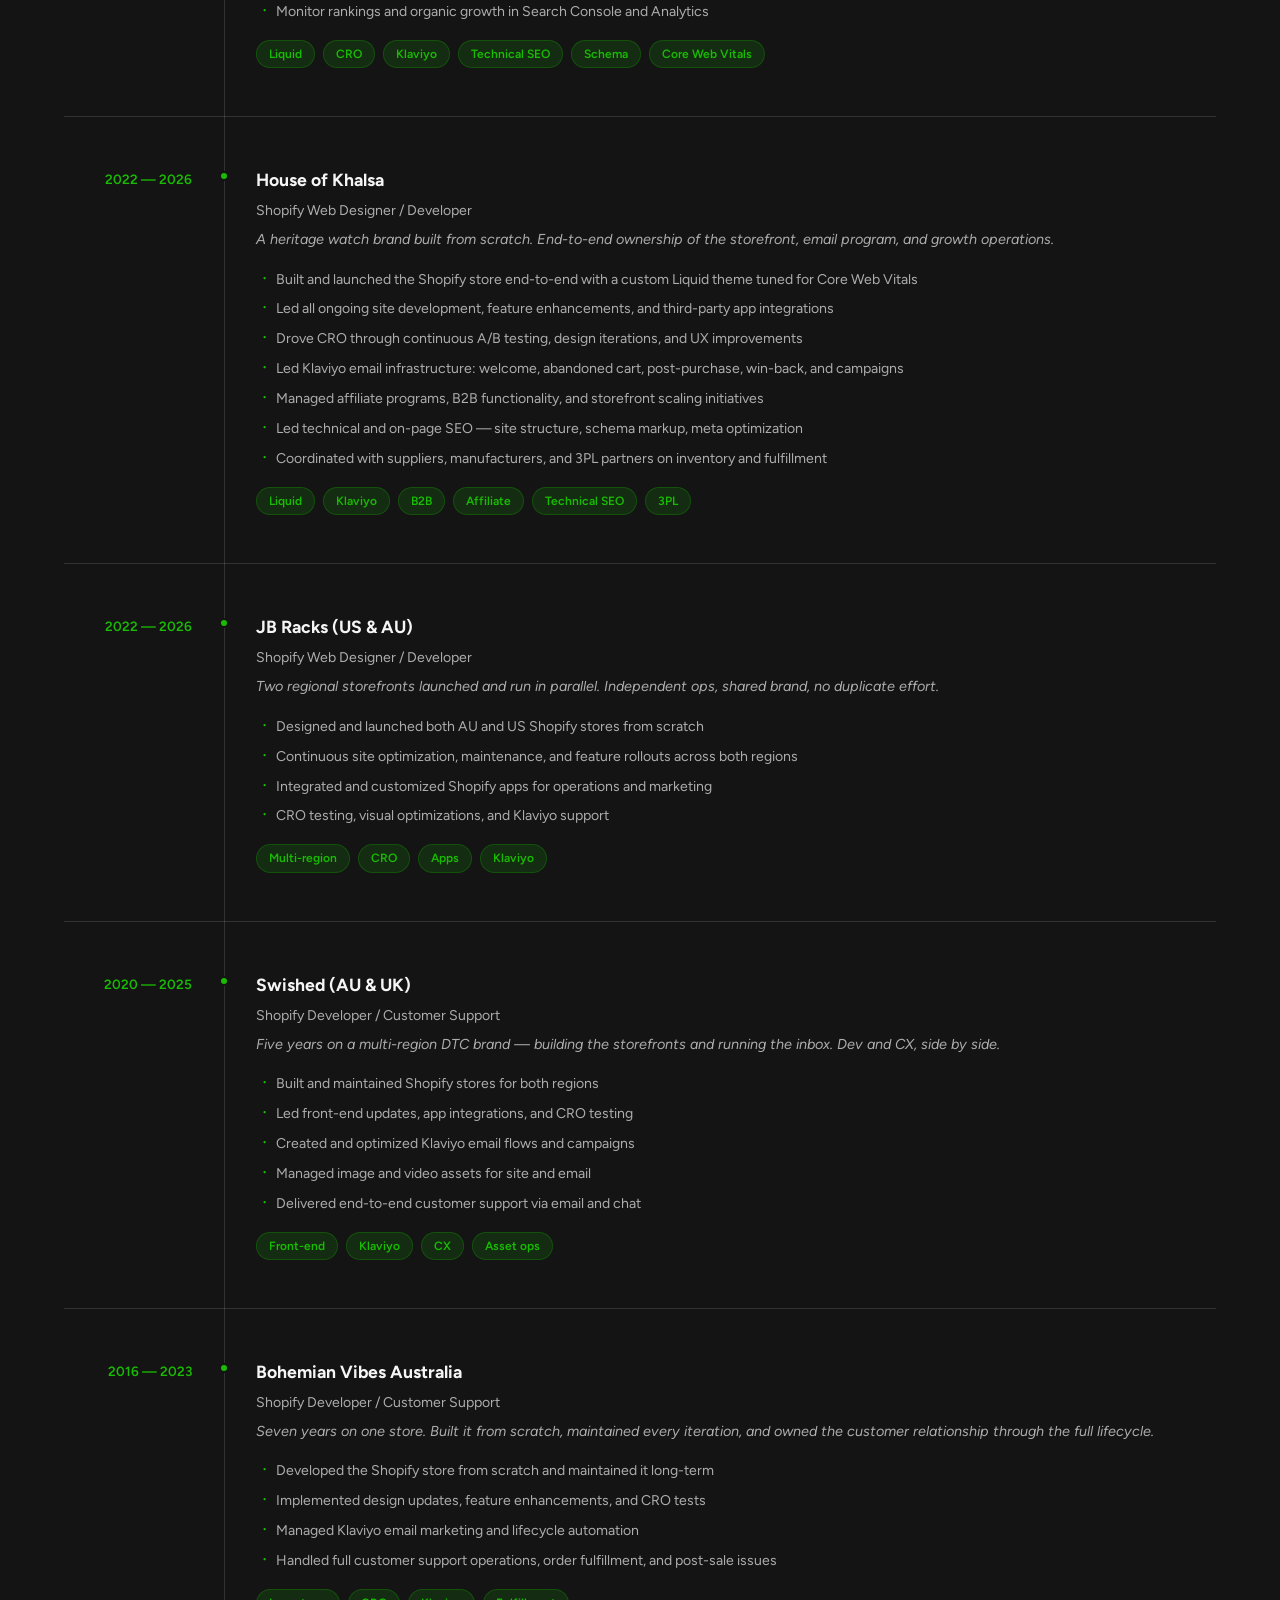
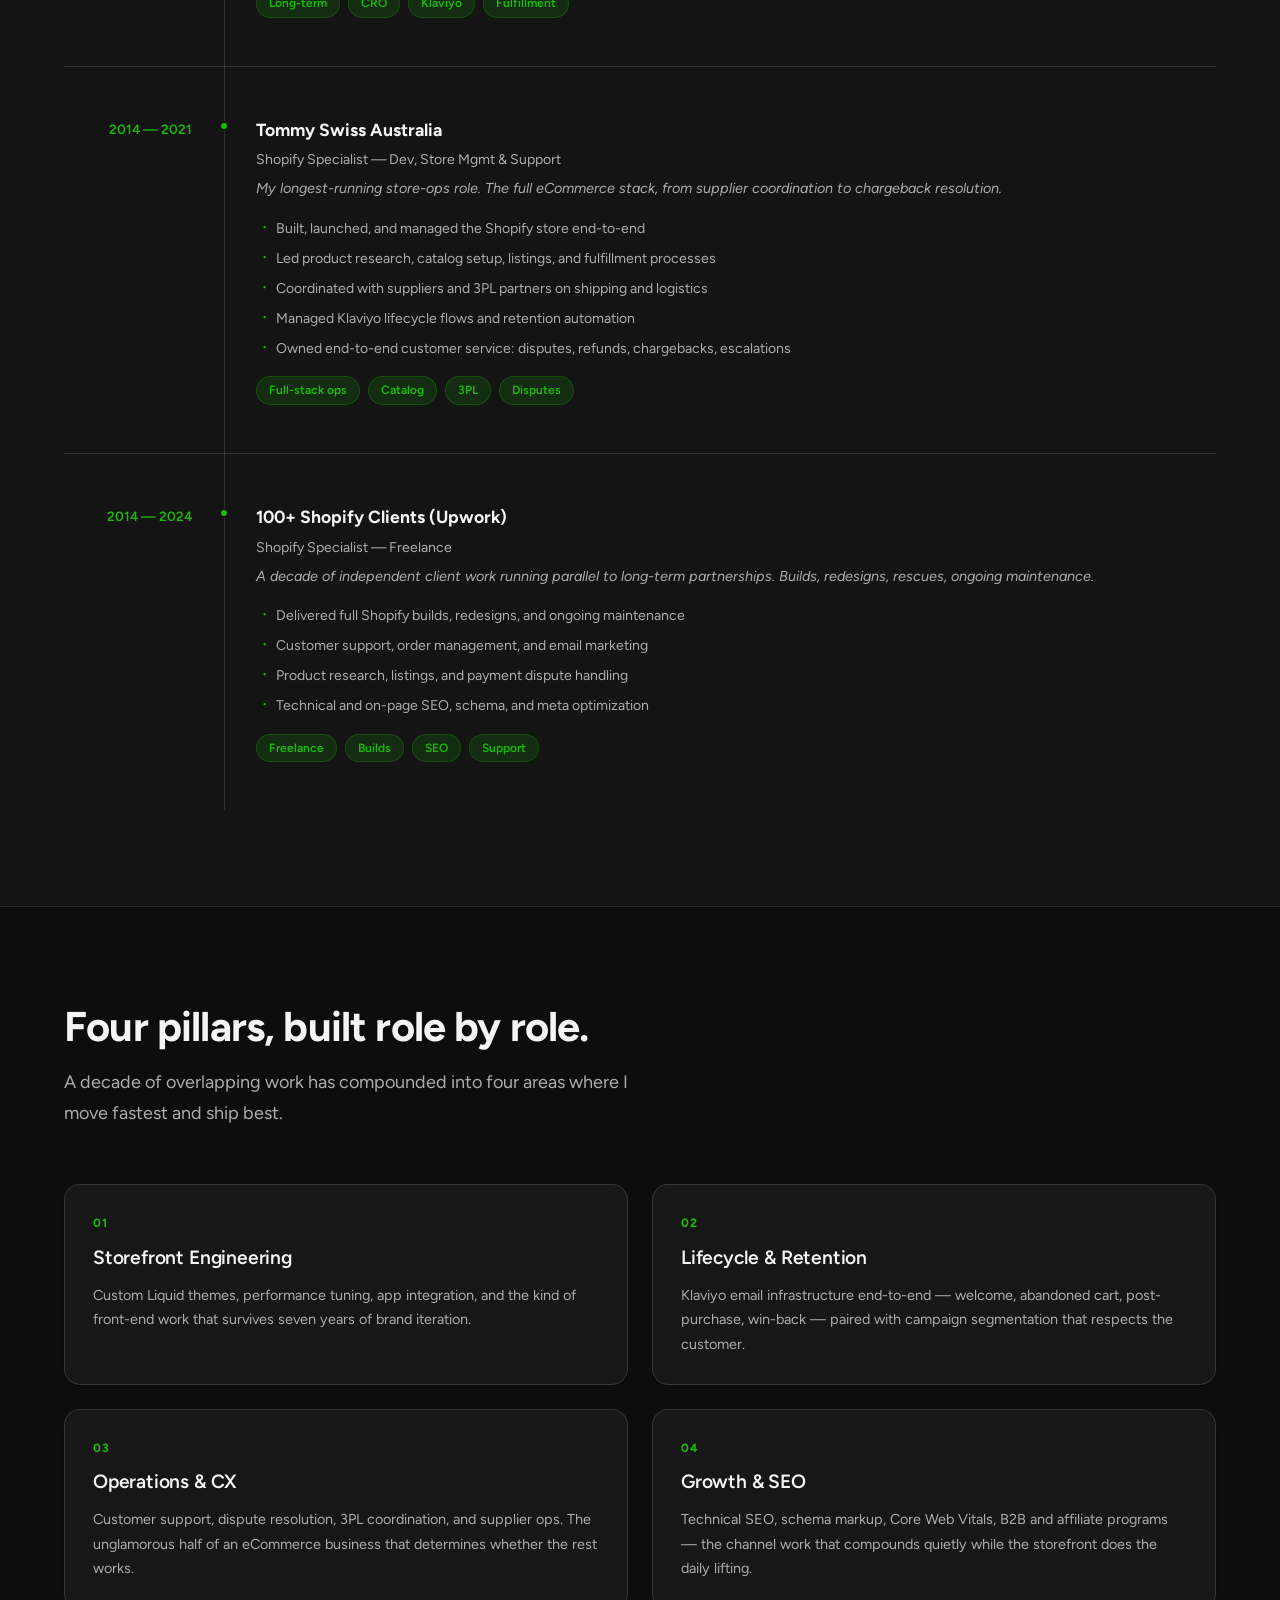
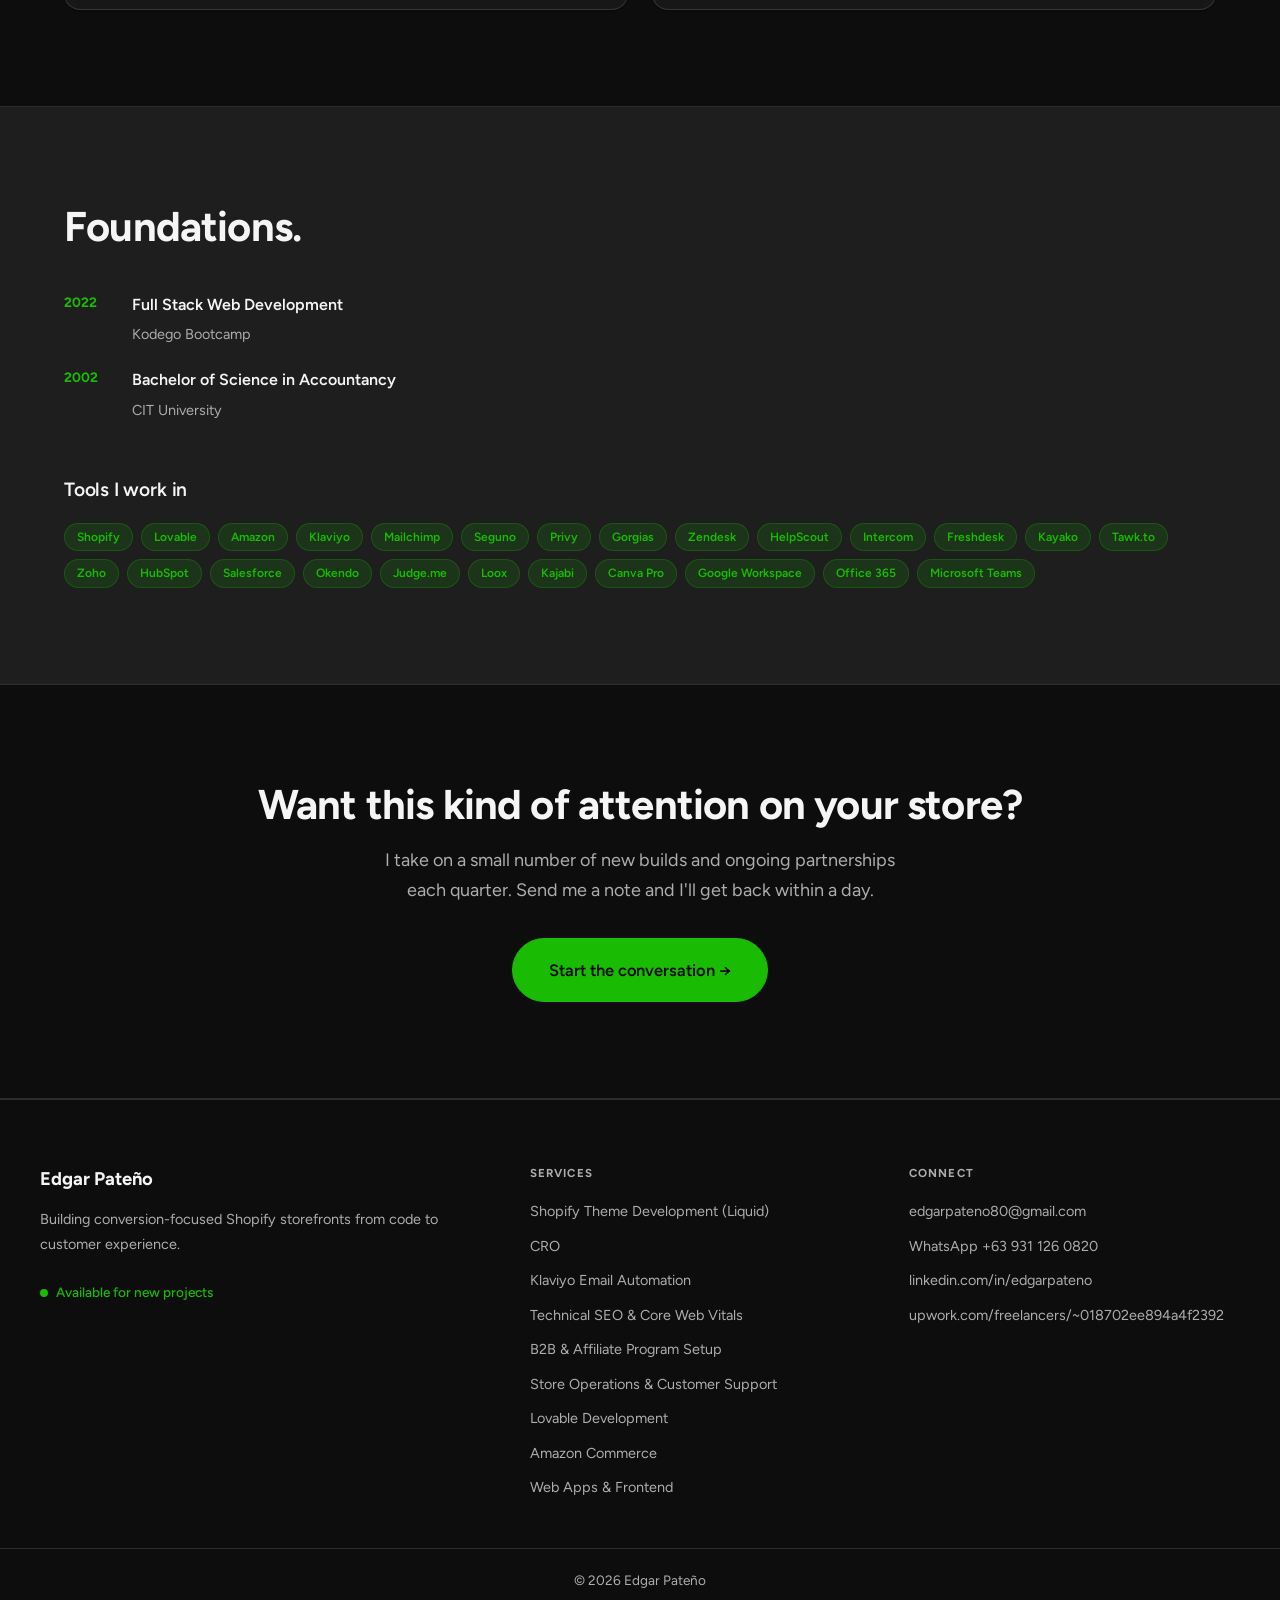
<file: experience.html>
<!DOCTYPE html>
<html lang="en">
<head>
  <meta charset="UTF-8">
  <meta name="viewport" content="width=device-width, initial-scale=1.0">
  <title>Experience — Edgar Pateño | Shopify Developer</title>
  <meta name="description" content="A decade of eCommerce experience: Shopify developer, Klaviyo and SEO specialist at Magnum Nutraceuticals, plus House of Khalsa, JB Racks, Swished, Bohemian Vibes, Tommy Swiss, and 100+ Upwork clients.">
  <meta name="theme-color" content="#141414">
  <link rel="preconnect" href="https://fonts.googleapis.com">
  <link rel="preconnect" href="https://fonts.gstatic.com" crossorigin>
  <link rel="preload" href="https://fonts.googleapis.com/css2?family=Figtree:wght@400;500;600;700;800&display=swap" as="style" onload="this.onload=null;this.rel='stylesheet'">
  <noscript><link rel="stylesheet" href="https://fonts.googleapis.com/css2?family=Figtree:wght@400;500;600;700;800&display=swap"></noscript>
  <link rel="icon" href="favicon.svg" type="image/svg+xml">
  <link rel="stylesheet" href="style.css">
</head>
<body>

<a href="#main" class="skip-link">Skip to content</a>

<!-- ── NAV ────────────────────────────────────────────────── -->
<header class="nav" id="nav">
  <div class="container nav__inner">
    <a href="index.html" class="nav__logo">Edgar Pateño</a>
    <nav class="nav__links" aria-label="Main navigation">
      <a href="services.html" class="nav__link">Services</a>
      <a href="work.html" class="nav__link">Work</a>
      <a href="experience.html" class="nav__link">Experience</a>
    </nav>
    <a href="https://calendly.com/edgarpateno" class="btn btn--primary nav__cta" target="_blank" rel="noopener">Book a Free Call →</a>
    <button class="nav__hamburger" aria-label="Toggle menu" aria-expanded="false">
      <span></span><span></span><span></span>
    </button>
  </div>
  <div class="nav__mobile" role="navigation" aria-label="Mobile navigation">
    <a href="services.html" class="nav__link">Services</a>
    <a href="work.html" class="nav__link">Work</a>
    <a href="experience.html" class="nav__link">Experience</a>
    <a href="https://calendly.com/edgarpateno" class="btn btn--primary" target="_blank" rel="noopener">Book a Free Call →</a>
  </div>
</header>

<!-- ── HERO ───────────────────────────────────────────────── -->
<section class="hero hero--inner" id="main">
  <div class="container">
    <div class="sec-label fi"><span class="pill">Experience</span></div>
    <h1 class="fi fi-d1" style="margin-bottom:20px">A decade of shipping.</h1>
    <p class="sec-sub fi fi-d2">
      From customer support roots into full-stack Shopify development — every step has stayed close to the customer and the storefront.
    </p>
    <div class="stats-row fi fi-d3">
      <div>
        <span class="stats-row__num">10+</span>
        <span class="stats-row__label">Years Dev Experience</span>
      </div>
      <div>
        <span class="stats-row__num">100+</span>
        <span class="stats-row__label">Stores Built</span>
      </div>
      <div>
        <span class="stats-row__num">106</span>
        <span class="stats-row__label">Jobs Completed</span>
      </div>
      <div>
        <span class="stats-row__num">25,129</span>
        <span class="stats-row__label">Hours Worked</span>
      </div>
    </div>
  </div>
</section>

<!-- ── ORIGIN STORY ───────────────────────────────────────── -->
<section class="section section--surface">
  <div class="container">
    <div class="origin fi">
      <h2 style="margin-bottom:24px">Support taught me what dev has to fix.</h2>
      <p class="origin__body">
        I started in customer support a decade ago, deep in the inbox of growing DTC brands. I saw the same tickets again and again — slow product pages, broken checkouts, email flows that never sent, missing tracking. The patterns weren't customer problems. They were storefront problems. So I learned to fix them. Liquid, CSS, JavaScript, Klaviyo, schema, 3PL workflows.
      </p>
      <br>
      <p class="origin__body">
        The dev work wasn't a pivot away from support — it was the natural next step. Every storefront decision I make now is informed by the support ticket it would generate three weeks later. That dual lens still shapes how I work: I build for the user on the page, the customer who'll email two weeks after purchase, and the operator who has to keep it running. Today that whole arc points at one store — Magnum Nutraceuticals, where I run development, email, and SEO together.
      </p>
    </div>
  </div>
</section>

<!-- ── TIMELINE ───────────────────────────────────────────── -->
<section class="section">
  <div class="container">
    <h2 class="fi" style="margin-bottom:64px">Career timeline.</h2>
    <div class="timeline">

      <!-- Magnum Nutraceuticals -->
      <div class="timeline-entry fi">
        <div class="timeline-entry__date">May 2026 — Present</div>
        <div>
          <div class="timeline-entry__company">Magnum Nutraceuticals</div>
          <div class="timeline-entry__role">Shopify Web Developer / Klaviyo Specialist / SEO Specialist</div>
          <p class="timeline-entry__summary">
            My current engagement. A supplement brand's storefront built end-to-end, then kept growing — development, email, and organic search under one roof.
          </p>
          <ul class="timeline-entry__bullets">
            <li>Built and launched the store end-to-end — custom theme, UX architecture, and performance work</li>
            <li>Own ongoing development, new features, and third-party app integrations</li>
            <li>Drive CRO through A/B testing and continuous UX iteration</li>
            <li>Lead the Klaviyo email infrastructure: flows, campaigns, and integrations</li>
            <li>Run technical and on-page SEO — site structure, keyword mapping, schema markup, meta data, Core Web Vitals</li>
            <li>Monitor rankings and organic growth in Search Console and Analytics</li>
          </ul>
          <div class="timeline-entry__tags">
            <span class="tag">Liquid</span>
            <span class="tag">CRO</span>
            <span class="tag">Klaviyo</span>
            <span class="tag">Technical SEO</span>
            <span class="tag">Schema</span>
            <span class="tag">Core Web Vitals</span>
          </div>
        </div>
      </div>

      <!-- House of Khalsa -->
      <div class="timeline-entry fi">
        <div class="timeline-entry__date">2022 — 2026</div>
        <div>
          <div class="timeline-entry__company">House of Khalsa</div>
          <div class="timeline-entry__role">Shopify Web Designer / Developer</div>
          <p class="timeline-entry__summary">
            A heritage watch brand built from scratch. End-to-end ownership of the storefront, email program, and growth operations.
          </p>
          <ul class="timeline-entry__bullets">
            <li>Built and launched the Shopify store end-to-end with a custom Liquid theme tuned for Core Web Vitals</li>
            <li>Led all ongoing site development, feature enhancements, and third-party app integrations</li>
            <li>Drove CRO through continuous A/B testing, design iterations, and UX improvements</li>
            <li>Led Klaviyo email infrastructure: welcome, abandoned cart, post-purchase, win-back, and campaigns</li>
            <li>Managed affiliate programs, B2B functionality, and storefront scaling initiatives</li>
            <li>Led technical and on-page SEO — site structure, schema markup, meta optimization</li>
            <li>Coordinated with suppliers, manufacturers, and 3PL partners on inventory and fulfillment</li>
          </ul>
          <div class="timeline-entry__tags">
            <span class="tag">Liquid</span>
            <span class="tag">Klaviyo</span>
            <span class="tag">B2B</span>
            <span class="tag">Affiliate</span>
            <span class="tag">Technical SEO</span>
            <span class="tag">3PL</span>
          </div>
        </div>
      </div>

      <!-- JB Racks -->
      <div class="timeline-entry fi">
        <div class="timeline-entry__date">2022 — 2026</div>
        <div>
          <div class="timeline-entry__company">JB Racks (US &amp; AU)</div>
          <div class="timeline-entry__role">Shopify Web Designer / Developer</div>
          <p class="timeline-entry__summary">
            Two regional storefronts launched and run in parallel. Independent ops, shared brand, no duplicate effort.
          </p>
          <ul class="timeline-entry__bullets">
            <li>Designed and launched both AU and US Shopify stores from scratch</li>
            <li>Continuous site optimization, maintenance, and feature rollouts across both regions</li>
            <li>Integrated and customized Shopify apps for operations and marketing</li>
            <li>CRO testing, visual optimizations, and Klaviyo support</li>
          </ul>
          <div class="timeline-entry__tags">
            <span class="tag">Multi-region</span>
            <span class="tag">CRO</span>
            <span class="tag">Apps</span>
            <span class="tag">Klaviyo</span>
          </div>
        </div>
      </div>

      <!-- Swished -->
      <div class="timeline-entry fi">
        <div class="timeline-entry__date">2020 — 2025</div>
        <div>
          <div class="timeline-entry__company">Swished (AU &amp; UK)</div>
          <div class="timeline-entry__role">Shopify Developer / Customer Support</div>
          <p class="timeline-entry__summary">
            Five years on a multi-region DTC brand — building the storefronts and running the inbox. Dev and CX, side by side.
          </p>
          <ul class="timeline-entry__bullets">
            <li>Built and maintained Shopify stores for both regions</li>
            <li>Led front-end updates, app integrations, and CRO testing</li>
            <li>Created and optimized Klaviyo email flows and campaigns</li>
            <li>Managed image and video assets for site and email</li>
            <li>Delivered end-to-end customer support via email and chat</li>
          </ul>
          <div class="timeline-entry__tags">
            <span class="tag">Front-end</span>
            <span class="tag">Klaviyo</span>
            <span class="tag">CX</span>
            <span class="tag">Asset ops</span>
          </div>
        </div>
      </div>

      <!-- Bohemian Vibes -->
      <div class="timeline-entry fi">
        <div class="timeline-entry__date">2016 — 2023</div>
        <div>
          <div class="timeline-entry__company">Bohemian Vibes Australia</div>
          <div class="timeline-entry__role">Shopify Developer / Customer Support</div>
          <p class="timeline-entry__summary">
            Seven years on one store. Built it from scratch, maintained every iteration, and owned the customer relationship through the full lifecycle.
          </p>
          <ul class="timeline-entry__bullets">
            <li>Developed the Shopify store from scratch and maintained it long-term</li>
            <li>Implemented design updates, feature enhancements, and CRO tests</li>
            <li>Managed Klaviyo email marketing and lifecycle automation</li>
            <li>Handled full customer support operations, order fulfillment, and post-sale issues</li>
          </ul>
          <div class="timeline-entry__tags">
            <span class="tag">Long-term</span>
            <span class="tag">CRO</span>
            <span class="tag">Klaviyo</span>
            <span class="tag">Fulfillment</span>
          </div>
        </div>
      </div>

      <!-- Tommy Swiss -->
      <div class="timeline-entry fi">
        <div class="timeline-entry__date">2014 — 2021</div>
        <div>
          <div class="timeline-entry__company">Tommy Swiss Australia</div>
          <div class="timeline-entry__role">Shopify Specialist — Dev, Store Mgmt &amp; Support</div>
          <p class="timeline-entry__summary">
            My longest-running store-ops role. The full eCommerce stack, from supplier coordination to chargeback resolution.
          </p>
          <ul class="timeline-entry__bullets">
            <li>Built, launched, and managed the Shopify store end-to-end</li>
            <li>Led product research, catalog setup, listings, and fulfillment processes</li>
            <li>Coordinated with suppliers and 3PL partners on shipping and logistics</li>
            <li>Managed Klaviyo lifecycle flows and retention automation</li>
            <li>Owned end-to-end customer service: disputes, refunds, chargebacks, escalations</li>
          </ul>
          <div class="timeline-entry__tags">
            <span class="tag">Full-stack ops</span>
            <span class="tag">Catalog</span>
            <span class="tag">3PL</span>
            <span class="tag">Disputes</span>
          </div>
        </div>
      </div>

      <!-- Upwork -->
      <div class="timeline-entry fi">
        <div class="timeline-entry__date">2014 — 2024</div>
        <div>
          <div class="timeline-entry__company">100+ Shopify Clients (Upwork)</div>
          <div class="timeline-entry__role">Shopify Specialist — Freelance</div>
          <p class="timeline-entry__summary">
            A decade of independent client work running parallel to long-term partnerships. Builds, redesigns, rescues, ongoing maintenance.
          </p>
          <ul class="timeline-entry__bullets">
            <li>Delivered full Shopify builds, redesigns, and ongoing maintenance</li>
            <li>Customer support, order management, and email marketing</li>
            <li>Product research, listings, and payment dispute handling</li>
            <li>Technical and on-page SEO, schema, and meta optimization</li>
          </ul>
          <div class="timeline-entry__tags">
            <span class="tag">Freelance</span>
            <span class="tag">Builds</span>
            <span class="tag">SEO</span>
            <span class="tag">Support</span>
          </div>
        </div>
      </div>

    </div>
  </div>
</section>

<!-- ── FOUR PILLARS ───────────────────────────────────────── -->
<section class="section section--dark">
  <div class="container">
    <div style="margin-bottom:56px">
      <h2 class="fi">Four pillars, built role by role.</h2>
      <p class="sec-sub fi fi-d1" style="margin-top:16px">
        A decade of overlapping work has compounded into four areas where I move fastest and ship best.
      </p>
    </div>
    <div class="pillars__grid">
      <div class="card fi">
        <span class="pillar__num">01</span>
        <h3 class="pillar__title">Storefront Engineering</h3>
        <p class="pillar__body">
          Custom Liquid themes, performance tuning, app integration, and the kind of front-end work that survives seven years of brand iteration.
        </p>
      </div>
      <div class="card fi fi-d1">
        <span class="pillar__num">02</span>
        <h3 class="pillar__title">Lifecycle &amp; Retention</h3>
        <p class="pillar__body">
          Klaviyo email infrastructure end-to-end — welcome, abandoned cart, post-purchase, win-back — paired with campaign segmentation that respects the customer.
        </p>
      </div>
      <div class="card fi fi-d2">
        <span class="pillar__num">03</span>
        <h3 class="pillar__title">Operations &amp; CX</h3>
        <p class="pillar__body">
          Customer support, dispute resolution, 3PL coordination, and supplier ops. The unglamorous half of an eCommerce business that determines whether the rest works.
        </p>
      </div>
      <div class="card fi fi-d3">
        <span class="pillar__num">04</span>
        <h3 class="pillar__title">Growth &amp; SEO</h3>
        <p class="pillar__body">
          Technical SEO, schema markup, Core Web Vitals, B2B and affiliate programs — the channel work that compounds quietly while the storefront does the daily lifting.
        </p>
      </div>
    </div>
  </div>
</section>

<!-- ── EDUCATION & TOOLS ──────────────────────────────────── -->
<section class="section section--surface">
  <div class="container">
    <h2 class="fi" style="margin-bottom:40px">Foundations.</h2>
    <div class="edu-list">
      <div class="edu-item fi">
        <div class="edu-item__year">2022</div>
        <div>
          <div class="edu-item__degree">Full Stack Web Development</div>
          <div class="edu-item__school">Kodego Bootcamp</div>
        </div>
      </div>
      <div class="edu-item fi fi-d1">
        <div class="edu-item__year">2002</div>
        <div>
          <div class="edu-item__degree">Bachelor of Science in Accountancy</div>
          <div class="edu-item__school">CIT University</div>
        </div>
      </div>
    </div>

    <div class="fi fi-d2" style="margin-top:56px">
      <h3 style="margin-bottom:20px">Tools I work in</h3>
      <div class="timeline-entry__tags">
        <span class="tag">Shopify</span>
        <span class="tag">Lovable</span>
        <span class="tag">Amazon</span>
        <span class="tag">Klaviyo</span>
        <span class="tag">Mailchimp</span>
        <span class="tag">Seguno</span>
        <span class="tag">Privy</span>
        <span class="tag">Gorgias</span>
        <span class="tag">Zendesk</span>
        <span class="tag">HelpScout</span>
        <span class="tag">Intercom</span>
        <span class="tag">Freshdesk</span>
        <span class="tag">Kayako</span>
        <span class="tag">Tawk.to</span>
        <span class="tag">Zoho</span>
        <span class="tag">HubSpot</span>
        <span class="tag">Salesforce</span>
        <span class="tag">Okendo</span>
        <span class="tag">Judge.me</span>
        <span class="tag">Loox</span>
        <span class="tag">Kajabi</span>
        <span class="tag">Canva Pro</span>
        <span class="tag">Google Workspace</span>
        <span class="tag">Office 365</span>
        <span class="tag">Microsoft Teams</span>
      </div>
    </div>
  </div>
</section>

<!-- ── CTA ─────────────────────────────────────────────────── -->
<section class="section section--dark">
  <div class="container cta-center">
    <h2 class="cta-center__title fi">Want this kind of attention on your store?</h2>
    <p class="cta-center__body fi fi-d1">
      I take on a small number of new builds and ongoing partnerships each quarter. Send me a note and I'll get back within a day.
    </p>
    <a href="contact.html" class="btn btn--primary btn--lg fi fi-d2">Start the conversation →</a>
  </div>
</section>

<!-- ── FOOTER ──────────────────────────────────────────────── -->
<footer class="footer">
  <div class="container footer__main">
    <div class="footer__grid">
      <div>
        <div class="footer__logo">Edgar Pateño</div>
        <p class="footer__tagline">Building conversion-focused Shopify storefronts from code to customer experience.</p>
        <div class="footer__avail">
          <span class="footer__avail-dot"></span>
          Available for new projects
        </div>
      </div>
      <div>
        <div class="footer__col-title">Services</div>
        <ul class="footer__list">
          <li><a href="services.html">Shopify Theme Development (Liquid)</a></li>
          <li><a href="services.html">CRO</a></li>
          <li><a href="services.html">Klaviyo Email Automation</a></li>
          <li><a href="services.html">Technical SEO &amp; Core Web Vitals</a></li>
          <li><a href="services.html">B2B &amp; Affiliate Program Setup</a></li>
          <li><a href="services.html">Store Operations &amp; Customer Support</a></li>
          <li><a href="services.html">Lovable Development</a></li>
          <li><a href="services.html">Amazon Commerce</a></li>
          <li><a href="services.html#frontend">Web Apps &amp; Frontend</a></li>
        </ul>
      </div>
      <div>
        <div class="footer__col-title">Connect</div>
        <ul class="footer__list">
          <li><a href="mailto:edgarpateno80@gmail.com">edgarpateno80@gmail.com</a></li>
<li><a href="https://wa.me/639311260820" target="_blank" rel="noopener">WhatsApp +63 931 126 0820</a></li>
          <li><a href="https://linkedin.com/in/edgarpateno" target="_blank" rel="noopener">linkedin.com/in/edgarpateno</a></li>
          <li><a href="https://www.upwork.com/freelancers/~018702ee894a4f2392" target="_blank" rel="noopener">upwork.com/freelancers/~018702ee894a4f2392</a></li>
        </ul>
      </div>
    </div>
  </div>
  <div class="footer__bottom">
    <div class="container">© 2026 Edgar Pateño</div>
  </div>
</footer>

<script src="nav.js"></script>
<script src="nodefield.js" defer></script>
</body>
</html>
</file>
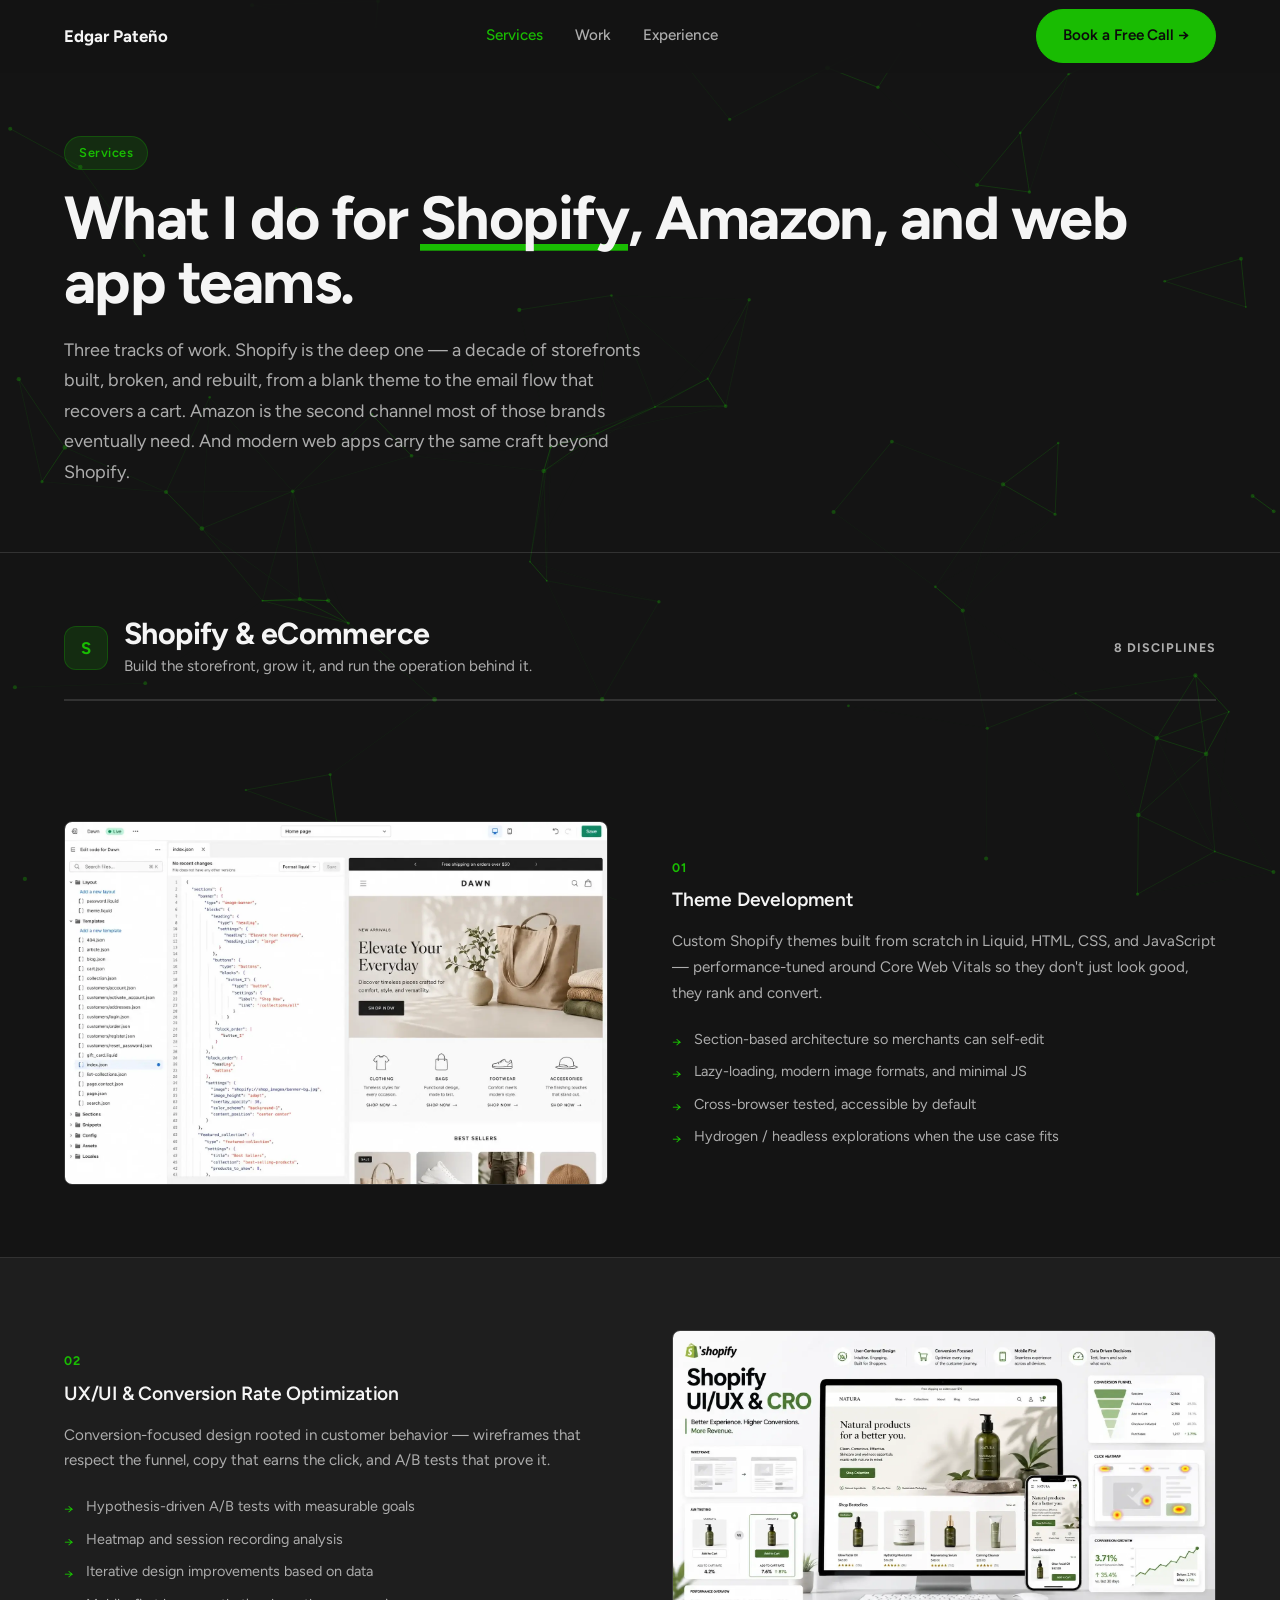
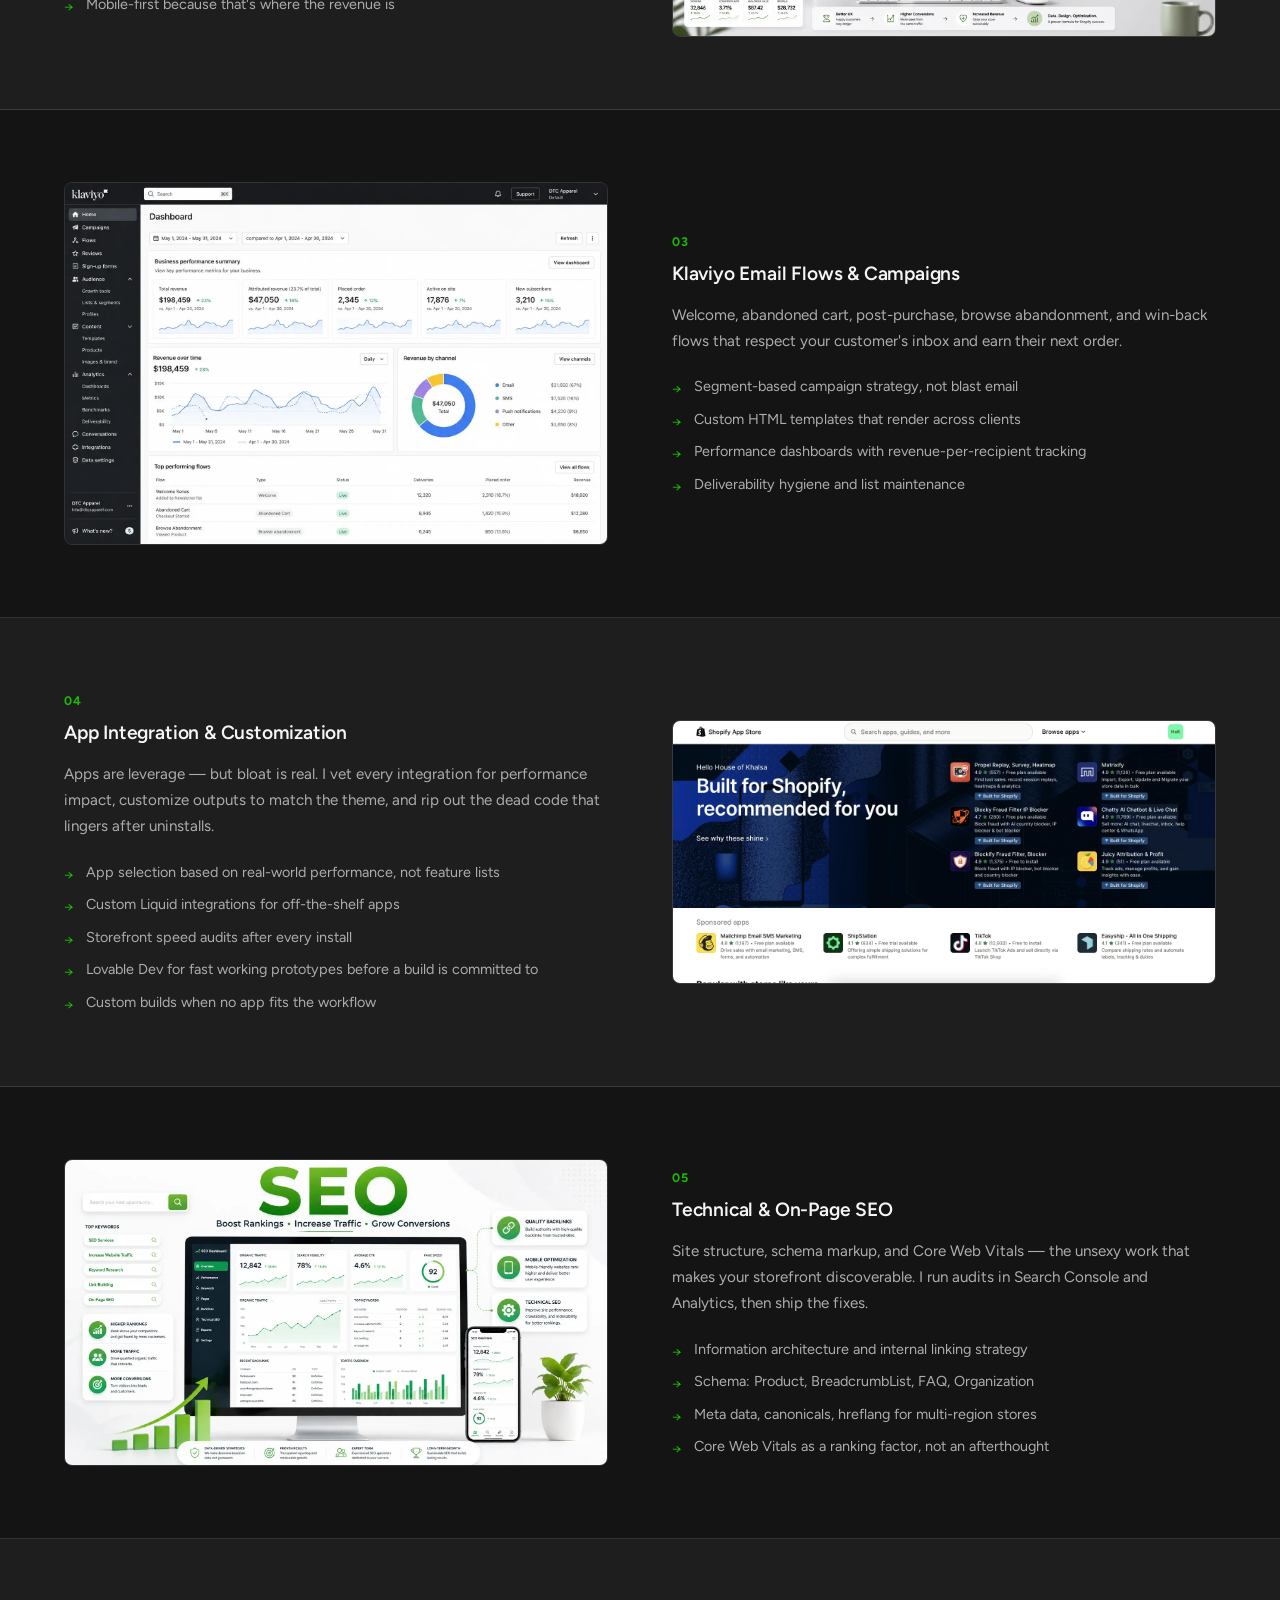
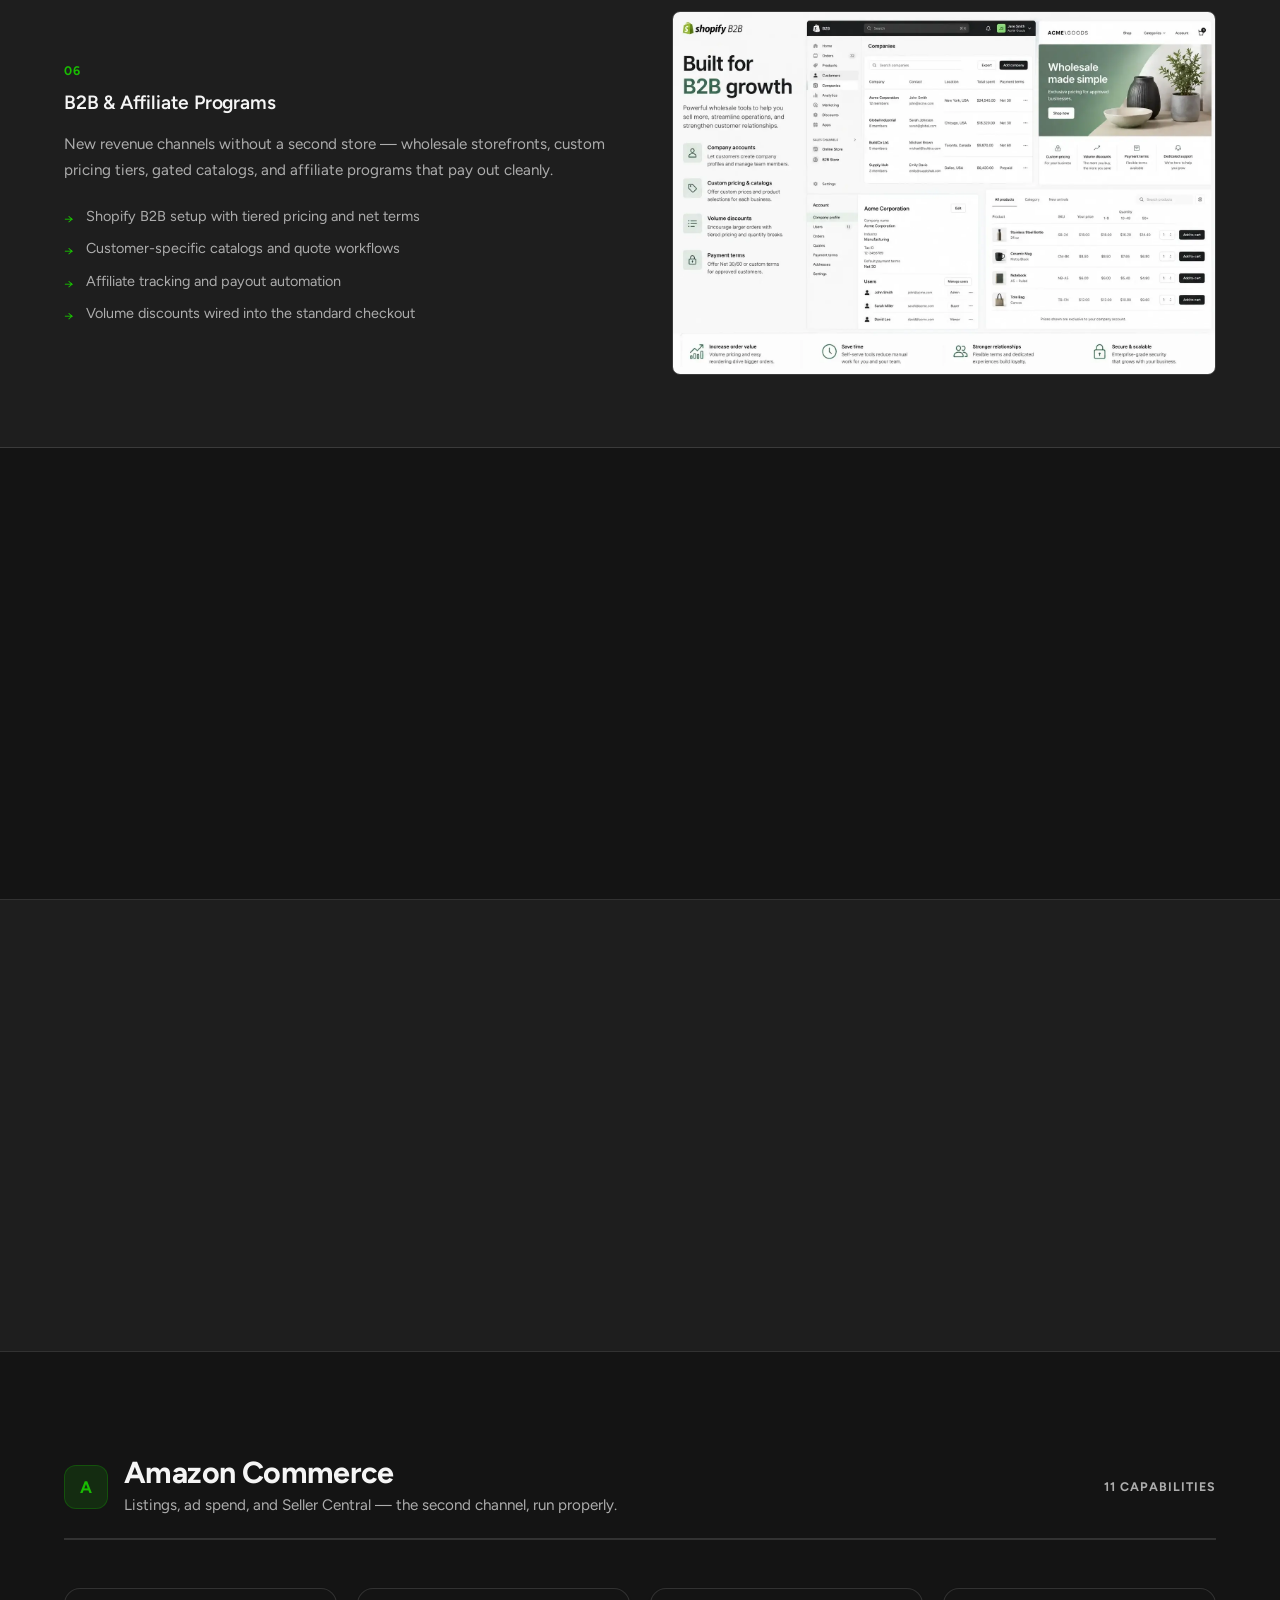
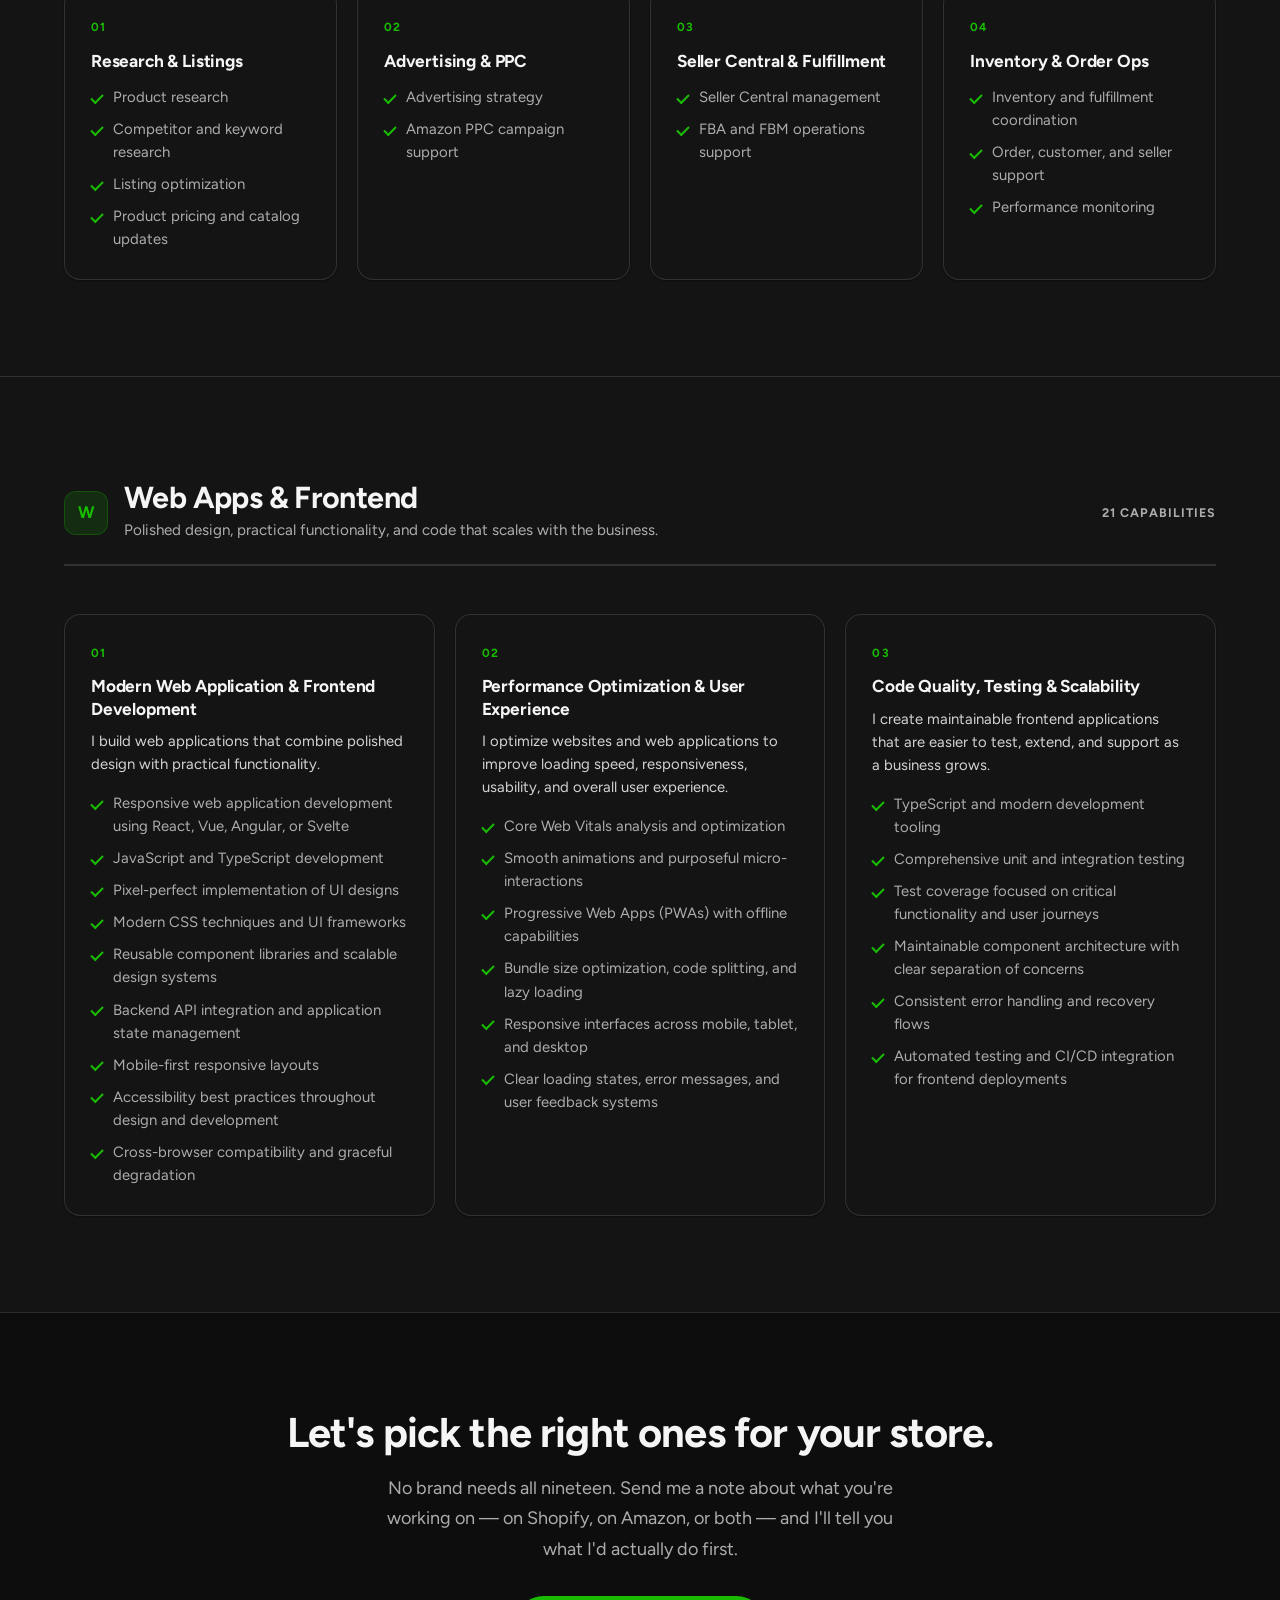
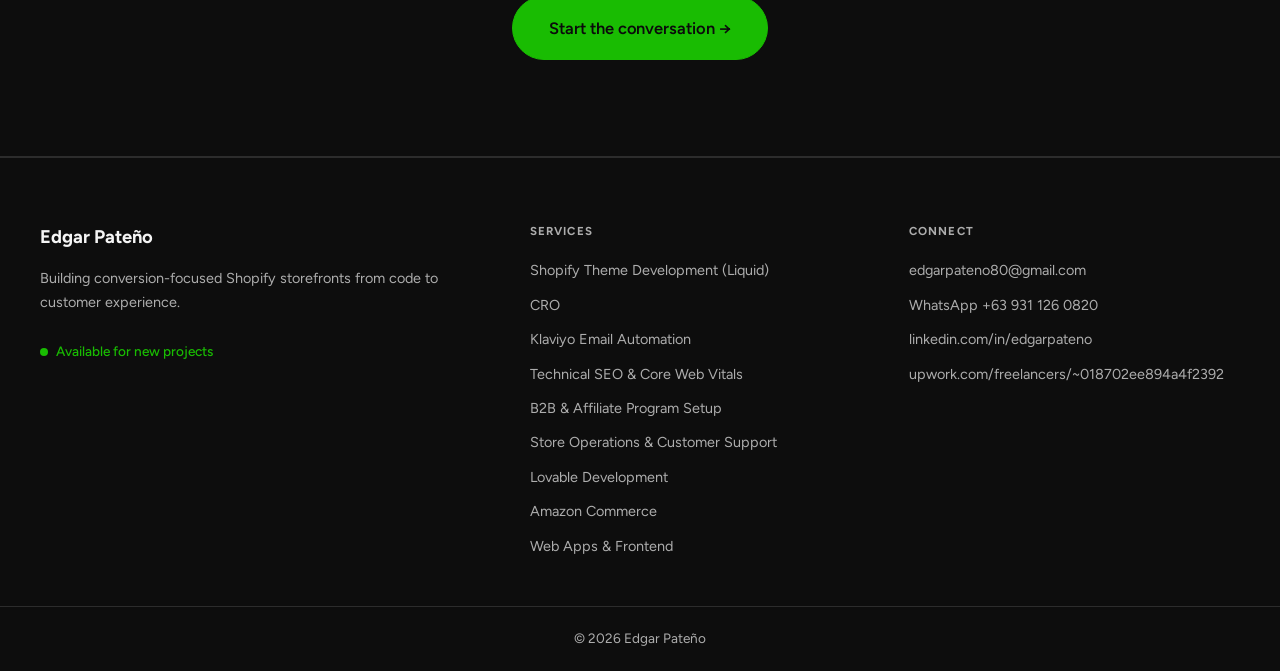
<file: services.html>
<!DOCTYPE html>
<html lang="en">
<head>
  <meta charset="UTF-8">
  <meta name="viewport" content="width=device-width, initial-scale=1.0">
  <title>Services — Edgar Pateño | Shopify &amp; Amazon Commerce Specialist</title>
  <meta name="description" content="Two tracks of eCommerce work: eight Shopify disciplines — theme development, CRO, Klaviyo, apps, technical SEO, B2B, 3PL, support — plus eleven Amazon Commerce capabilities across listings, PPC, Seller Central, and order operations.">
  <meta name="theme-color" content="#141414">
  <link rel="preconnect" href="https://fonts.googleapis.com">
  <link rel="preconnect" href="https://fonts.gstatic.com" crossorigin>
  <link rel="preload" href="https://fonts.googleapis.com/css2?family=Figtree:wght@400;500;600;700;800&display=swap" as="style" onload="this.onload=null;this.rel='stylesheet'">
  <noscript><link rel="stylesheet" href="https://fonts.googleapis.com/css2?family=Figtree:wght@400;500;600;700;800&display=swap"></noscript>
  <link rel="icon" href="favicon.svg" type="image/svg+xml">
  <link rel="stylesheet" href="style.css">
</head>
<body>

<a href="#main" class="skip-link">Skip to content</a>

<!-- ── NAV ────────────────────────────────────────────────── -->
<header class="nav" id="nav">
  <div class="container nav__inner">
    <a href="index.html" class="nav__logo">Edgar Pateño</a>
    <nav class="nav__links" aria-label="Main navigation">
      <a href="services.html" class="nav__link">Services</a>
      <a href="work.html" class="nav__link">Work</a>
      <a href="experience.html" class="nav__link">Experience</a>
    </nav>
    <a href="https://calendly.com/edgarpateno" class="btn btn--primary nav__cta" target="_blank" rel="noopener">Book a Free Call →</a>
    <button class="nav__hamburger" aria-label="Toggle menu" aria-expanded="false">
      <span></span><span></span><span></span>
    </button>
  </div>
  <div class="nav__mobile" role="navigation" aria-label="Mobile navigation">
    <a href="services.html" class="nav__link">Services</a>
    <a href="work.html" class="nav__link">Work</a>
    <a href="experience.html" class="nav__link">Experience</a>
    <a href="https://calendly.com/edgarpateno" class="btn btn--primary" target="_blank" rel="noopener">Book a Free Call →</a>
  </div>
</header>

<!-- ── HERO ───────────────────────────────────────────────── -->
<section class="hero hero--inner" id="main">
  <div class="container">
    <div class="sec-label fi"><span class="pill">Services</span></div>
    <h1 class="fi fi-d1" style="margin-bottom:20px">What I do for <em>Shopify</em>, Amazon, and web app teams.</h1>
    <p class="sec-sub fi fi-d2">
      Three tracks of work. Shopify is the deep one — a decade of storefronts built, broken, and rebuilt, from a blank theme to the email flow that recovers a cart. Amazon is the second channel most of those brands eventually need. And modern web apps carry the same craft beyond Shopify.
    </p>
  </div>
</section>

<!-- ── TRACK 1 · SHOPIFY & ECOMMERCE ──────────────────────── -->
<div style="border-top:1px solid var(--border)">

  <div class="track" style="padding-top:64px">
    <div class="container">
      <div class="track__head fi">
        <span class="track__badge" aria-hidden="true">S</span>
        <div class="track__titles">
          <h2 class="track__title">Shopify &amp; eCommerce</h2>
          <p class="track__sub">Build the storefront, grow it, and run the operation behind it.</p>
        </div>
        <span class="track__count">8 disciplines</span>
      </div>
    </div>
  </div>

  <!-- 01 Theme Development -->
  <div class="skill-block">
    <div class="container">
      <div class="skill-block__inner">
        <div class="skill-block__visual fi">
          <img
            src="images/shopify-theme-development.webp"
            alt="Shopify theme development — custom Liquid code editor"
            class="skill-block__img"
            loading="lazy"
            width="540"
            height="360"
          >
        </div>
        <div class="skill-block__content fi fi-d1">
          <span class="skill-block__num">01</span>
          <h3 class="skill-block__title">Theme Development</h3>
          <p class="skill-block__body">
            Custom Shopify themes built from scratch in Liquid, HTML, CSS, and JavaScript — performance-tuned around Core Web Vitals so they don't just look good, they rank and convert.
          </p>
          <ul class="skill-block__bullets">
            <li>Section-based architecture so merchants can self-edit</li>
            <li>Lazy-loading, modern image formats, and minimal JS</li>
            <li>Cross-browser tested, accessible by default</li>
            <li>Hydrogen / headless explorations when the use case fits</li>
          </ul>
        </div>
      </div>
    </div>
  </div>

  <!-- 02 UX/UI & CRO -->
  <div class="skill-block skill-block--flip section--surface">
    <div class="container">
      <div class="skill-block__inner">
        <div class="skill-block__visual fi">
          <img
            src="images/shopify-ui-ux-cro.webp"
            alt="UX and CRO — heatmap and A/B test results"
            class="skill-block__img"
            loading="lazy"
            width="540"
            height="360"
          >
        </div>
        <div class="skill-block__content fi fi-d1">
          <span class="skill-block__num">02</span>
          <h3 class="skill-block__title">UX/UI &amp; Conversion Rate Optimization</h3>
          <p class="skill-block__body">
            Conversion-focused design rooted in customer behavior — wireframes that respect the funnel, copy that earns the click, and A/B tests that prove it.
          </p>
          <ul class="skill-block__bullets">
            <li>Hypothesis-driven A/B tests with measurable goals</li>
            <li>Heatmap and session recording analysis</li>
            <li>Iterative design improvements based on data</li>
            <li>Mobile-first because that's where the revenue is</li>
          </ul>
        </div>
      </div>
    </div>
  </div>

  <!-- 03 Klaviyo -->
  <div class="skill-block">
    <div class="container">
      <div class="skill-block__inner">
        <div class="skill-block__visual fi">
          <img
            src="images/klaviyo-dashboard.webp"
            alt="Klaviyo email dashboard showing flow performance"
            class="skill-block__img"
            loading="lazy"
            width="540"
            height="360"
          >
        </div>
        <div class="skill-block__content fi fi-d1">
          <span class="skill-block__num">03</span>
          <h3 class="skill-block__title">Klaviyo Email Flows &amp; Campaigns</h3>
          <p class="skill-block__body">
            Welcome, abandoned cart, post-purchase, browse abandonment, and win-back flows that respect your customer's inbox and earn their next order.
          </p>
          <ul class="skill-block__bullets">
            <li>Segment-based campaign strategy, not blast email</li>
            <li>Custom HTML templates that render across clients</li>
            <li>Performance dashboards with revenue-per-recipient tracking</li>
            <li>Deliverability hygiene and list maintenance</li>
          </ul>
        </div>
      </div>
    </div>
  </div>

  <!-- 04 App Integration -->
  <div class="skill-block skill-block--flip section--surface">
    <div class="container">
      <div class="skill-block__inner">
        <div class="skill-block__visual fi">
          <img
            src="images/shopify-apps.webp"
            alt="Shopify apps dashboard — integration and performance"
            class="skill-block__img"
            loading="lazy"
            width="540"
            height="360"
          >
        </div>
        <div class="skill-block__content fi fi-d1">
          <span class="skill-block__num">04</span>
          <h3 class="skill-block__title">App Integration &amp; Customization</h3>
          <p class="skill-block__body">
            Apps are leverage — but bloat is real. I vet every integration for performance impact, customize outputs to match the theme, and rip out the dead code that lingers after uninstalls.
          </p>
          <ul class="skill-block__bullets">
            <li>App selection based on real-world performance, not feature lists</li>
            <li>Custom Liquid integrations for off-the-shelf apps</li>
            <li>Storefront speed audits after every install</li>
            <li>Lovable Dev for fast working prototypes before a build is committed to</li>
            <li>Custom builds when no app fits the workflow</li>
          </ul>
        </div>
      </div>
    </div>
  </div>

  <!-- 05 SEO -->
  <div class="skill-block">
    <div class="container">
      <div class="skill-block__inner">
        <div class="skill-block__visual fi">
          <img
            src="images/shopify-seo.webp"
            alt="Shopify SEO — Google Search Console performance report"
            class="skill-block__img"
            loading="lazy"
            width="540"
            height="360"
          >
        </div>
        <div class="skill-block__content fi fi-d1">
          <span class="skill-block__num">05</span>
          <h3 class="skill-block__title">Technical &amp; On-Page SEO</h3>
          <p class="skill-block__body">
            Site structure, schema markup, and Core Web Vitals — the unsexy work that makes your storefront discoverable. I run audits in Search Console and Analytics, then ship the fixes.
          </p>
          <ul class="skill-block__bullets">
            <li>Information architecture and internal linking strategy</li>
            <li>Schema: Product, BreadcrumbList, FAQ, Organization</li>
            <li>Meta data, canonicals, hreflang for multi-region stores</li>
            <li>Core Web Vitals as a ranking factor, not an afterthought</li>
          </ul>
        </div>
      </div>
    </div>
  </div>

  <!-- 06 B2B & Affiliate -->
  <div class="skill-block skill-block--flip section--surface">
    <div class="container">
      <div class="skill-block__inner">
        <div class="skill-block__visual fi">
          <img
            src="images/shopify-b2b.webp"
            alt="Shopify B2B — wholesale portal with tiered pricing"
            class="skill-block__img"
            loading="lazy"
            width="540"
            height="360"
          >
        </div>
        <div class="skill-block__content fi fi-d1">
          <span class="skill-block__num">06</span>
          <h3 class="skill-block__title">B2B &amp; Affiliate Programs</h3>
          <p class="skill-block__body">
            New revenue channels without a second store — wholesale storefronts, custom pricing tiers, gated catalogs, and affiliate programs that pay out cleanly.
          </p>
          <ul class="skill-block__bullets">
            <li>Shopify B2B setup with tiered pricing and net terms</li>
            <li>Customer-specific catalogs and quote workflows</li>
            <li>Affiliate tracking and payout automation</li>
            <li>Volume discounts wired into the standard checkout</li>
          </ul>
        </div>
      </div>
    </div>
  </div>

  <!-- 07 3PL & Fulfillment -->
  <div class="skill-block">
    <div class="container">
      <div class="skill-block__inner">
        <div class="skill-block__visual fi">
          <img
            src="images/3pl-fulfillment.webp"
            alt="3PL fulfillment — warehouse inventory and logistics"
            class="skill-block__img"
            loading="lazy"
            width="540"
            height="360"
          >
        </div>
        <div class="skill-block__content fi fi-d1">
          <span class="skill-block__num">07</span>
          <h3 class="skill-block__title">Fulfillment &amp; 3PL Coordination</h3>
          <p class="skill-block__body">
            The work that happens after the order — inventory sync, shipping rates, customs, and the messy middle when something goes wrong. Storefronts only feel premium if the package shows up clean.
          </p>
          <ul class="skill-block__bullets">
            <li>3PL onboarding, integration, and inventory reconciliation</li>
            <li>Carrier-calculated and table-rate shipping setup</li>
            <li>International fulfillment, customs, and duties</li>
            <li>Order workflow optimization across multi-region stores</li>
          </ul>
        </div>
      </div>
    </div>
  </div>

  <!-- 08 Customer Support -->
  <div class="skill-block skill-block--flip section--surface">
    <div class="container">
      <div class="skill-block__inner">
        <div class="skill-block__visual fi">
          <img
            src="images/customer-support.webp"
            alt="Customer support operations — help desk and ticket management"
            class="skill-block__img"
            loading="lazy"
            width="540"
            height="360"
          >
        </div>
        <div class="skill-block__content fi fi-d1">
          <span class="skill-block__num">08</span>
          <h3 class="skill-block__title">Customer Support Operations</h3>
          <p class="skill-block__body">
            A decade of email, chat, and dispute work — the part of the business that turns one-time buyers into repeat customers. I set up the help desk and answer the tickets.
          </p>
          <ul class="skill-block__bullets">
            <li>Help desk setup: Gorgias, Zendesk, HelpScout, Intercom</li>
            <li>Macros, automation rules, and escalation paths</li>
            <li>Refund, return, and chargeback handling</li>
            <li>Pre-sale chat to recover abandoned interactions</li>
          </ul>
        </div>
      </div>
    </div>
  </div>

</div>

<!-- ── TRACK 2 · AMAZON COMMERCE ──────────────────────────── -->
<section class="section" style="border-top:1px solid var(--border)">
  <div class="container">
    <div class="track">
      <div class="track__head fi">
        <span class="track__badge" aria-hidden="true">A</span>
        <div class="track__titles">
          <h2 class="track__title">Amazon Commerce</h2>
          <p class="track__sub">Listings, ad spend, and Seller Central — the second channel, run properly.</p>
        </div>
        <span class="track__count">11 capabilities</span>
      </div>

      <div class="svc-grid">

        <div class="fi svc-card">
          <div class="svc-card__num">01</div>
          <h3 class="svc-card__title">Research &amp; Listings</h3>
          <ul class="svc-card__list">
            <li>Product research</li>
            <li>Competitor and keyword research</li>
            <li>Listing optimization</li>
            <li>Product pricing and catalog updates</li>
          </ul>
        </div>

        <div class="fi fi-d1 svc-card">
          <div class="svc-card__num">02</div>
          <h3 class="svc-card__title">Advertising &amp; PPC</h3>
          <ul class="svc-card__list">
            <li>Advertising strategy</li>
            <li>Amazon PPC campaign support</li>
          </ul>
        </div>

        <div class="fi fi-d2 svc-card">
          <div class="svc-card__num">03</div>
          <h3 class="svc-card__title">Seller Central &amp; Fulfillment</h3>
          <ul class="svc-card__list">
            <li>Seller Central management</li>
            <li>FBA and FBM operations support</li>
          </ul>
        </div>

        <div class="fi fi-d3 svc-card">
          <div class="svc-card__num">04</div>
          <h3 class="svc-card__title">Inventory &amp; Order Ops</h3>
          <ul class="svc-card__list">
            <li>Inventory and fulfillment coordination</li>
            <li>Order, customer, and seller support</li>
            <li>Performance monitoring</li>
          </ul>
        </div>

      </div>
    </div>
  </div>
</section>

<!-- ── TRACK 3 · WEB APPS & FRONTEND ──────────────────────── -->
<section class="section" id="frontend" style="border-top:1px solid var(--border)">
  <div class="container">
    <div class="track">
      <div class="track__head fi">
        <span class="track__badge" aria-hidden="true">W</span>
        <div class="track__titles">
          <h2 class="track__title">Web Apps &amp; Frontend</h2>
          <p class="track__sub">Polished design, practical functionality, and code that scales with the business.</p>
        </div>
        <span class="track__count">21 capabilities</span>
      </div>

      <div class="svc-grid svc-grid--3">

        <div class="fi svc-card">
          <div class="svc-card__num">01</div>
          <h3 class="svc-card__title">Modern Web Application &amp; Frontend Development</h3>
          <p class="svc-card__intro">I build web applications that combine polished design with practical functionality.</p>
          <ul class="svc-card__list">
            <li>Responsive web application development using React, Vue, Angular, or Svelte</li>
            <li>JavaScript and TypeScript development</li>
            <li>Pixel-perfect implementation of UI designs</li>
            <li>Modern CSS techniques and UI frameworks</li>
            <li>Reusable component libraries and scalable design systems</li>
            <li>Backend API integration and application state management</li>
            <li>Mobile-first responsive layouts</li>
            <li>Accessibility best practices throughout design and development</li>
            <li>Cross-browser compatibility and graceful degradation</li>
          </ul>
        </div>

        <div class="fi fi-d1 svc-card">
          <div class="svc-card__num">02</div>
          <h3 class="svc-card__title">Performance Optimization &amp; User Experience</h3>
          <p class="svc-card__intro">I optimize websites and web applications to improve loading speed, responsiveness, usability, and overall user experience.</p>
          <ul class="svc-card__list">
            <li>Core Web Vitals analysis and optimization</li>
            <li>Smooth animations and purposeful micro-interactions</li>
            <li>Progressive Web Apps (PWAs) with offline capabilities</li>
            <li>Bundle size optimization, code splitting, and lazy loading</li>
            <li>Responsive interfaces across mobile, tablet, and desktop</li>
            <li>Clear loading states, error messages, and user feedback systems</li>
          </ul>
        </div>

        <div class="fi fi-d2 svc-card">
          <div class="svc-card__num">03</div>
          <h3 class="svc-card__title">Code Quality, Testing &amp; Scalability</h3>
          <p class="svc-card__intro">I create maintainable frontend applications that are easier to test, extend, and support as a business grows.</p>
          <ul class="svc-card__list">
            <li>TypeScript and modern development tooling</li>
            <li>Comprehensive unit and integration testing</li>
            <li>Test coverage focused on critical functionality and user journeys</li>
            <li>Maintainable component architecture with clear separation of concerns</li>
            <li>Consistent error handling and recovery flows</li>
            <li>Automated testing and CI/CD integration for frontend deployments</li>
          </ul>
        </div>

      </div>
    </div>
  </div>
</section>

<!-- ── CTA ─────────────────────────────────────────────────── -->
<section class="section section--dark">
  <div class="container cta-center">
    <h2 class="cta-center__title fi">Let's pick the right ones for your store.</h2>
    <p class="cta-center__body fi fi-d1">
      No brand needs all nineteen. Send me a note about what you're working on — on Shopify, on Amazon, or both — and I'll tell you what I'd actually do first.
    </p>
    <a href="contact.html" class="btn btn--primary btn--lg fi fi-d2">Start the conversation →</a>
  </div>
</section>

<!-- ── FOOTER ──────────────────────────────────────────────── -->
<footer class="footer">
  <div class="container footer__main">
    <div class="footer__grid">
      <div>
        <div class="footer__logo">Edgar Pateño</div>
        <p class="footer__tagline">Building conversion-focused Shopify storefronts from code to customer experience.</p>
        <div class="footer__avail">
          <span class="footer__avail-dot"></span>
          Available for new projects
        </div>
      </div>
      <div>
        <div class="footer__col-title">Services</div>
        <ul class="footer__list">
          <li><a href="services.html">Shopify Theme Development (Liquid)</a></li>
          <li><a href="services.html">CRO</a></li>
          <li><a href="services.html">Klaviyo Email Automation</a></li>
          <li><a href="services.html">Technical SEO &amp; Core Web Vitals</a></li>
          <li><a href="services.html">B2B &amp; Affiliate Program Setup</a></li>
          <li><a href="services.html">Store Operations &amp; Customer Support</a></li>
          <li><a href="services.html">Lovable Development</a></li>
          <li><a href="services.html">Amazon Commerce</a></li>
          <li><a href="services.html#frontend">Web Apps &amp; Frontend</a></li>
        </ul>
      </div>
      <div>
        <div class="footer__col-title">Connect</div>
        <ul class="footer__list">
          <li><a href="mailto:edgarpateno80@gmail.com">edgarpateno80@gmail.com</a></li>
<li><a href="https://wa.me/639311260820" target="_blank" rel="noopener">WhatsApp +63 931 126 0820</a></li>
          <li><a href="https://linkedin.com/in/edgarpateno" target="_blank" rel="noopener">linkedin.com/in/edgarpateno</a></li>
          <li><a href="https://www.upwork.com/freelancers/~018702ee894a4f2392" target="_blank" rel="noopener">upwork.com/freelancers/~018702ee894a4f2392</a></li>
        </ul>
      </div>
    </div>
  </div>
  <div class="footer__bottom">
    <div class="container">© 2026 Edgar Pateño</div>
  </div>
</footer>

<script src="nav.js"></script>
<script src="nodefield.js" defer></script>
</body>
</html>
</file>
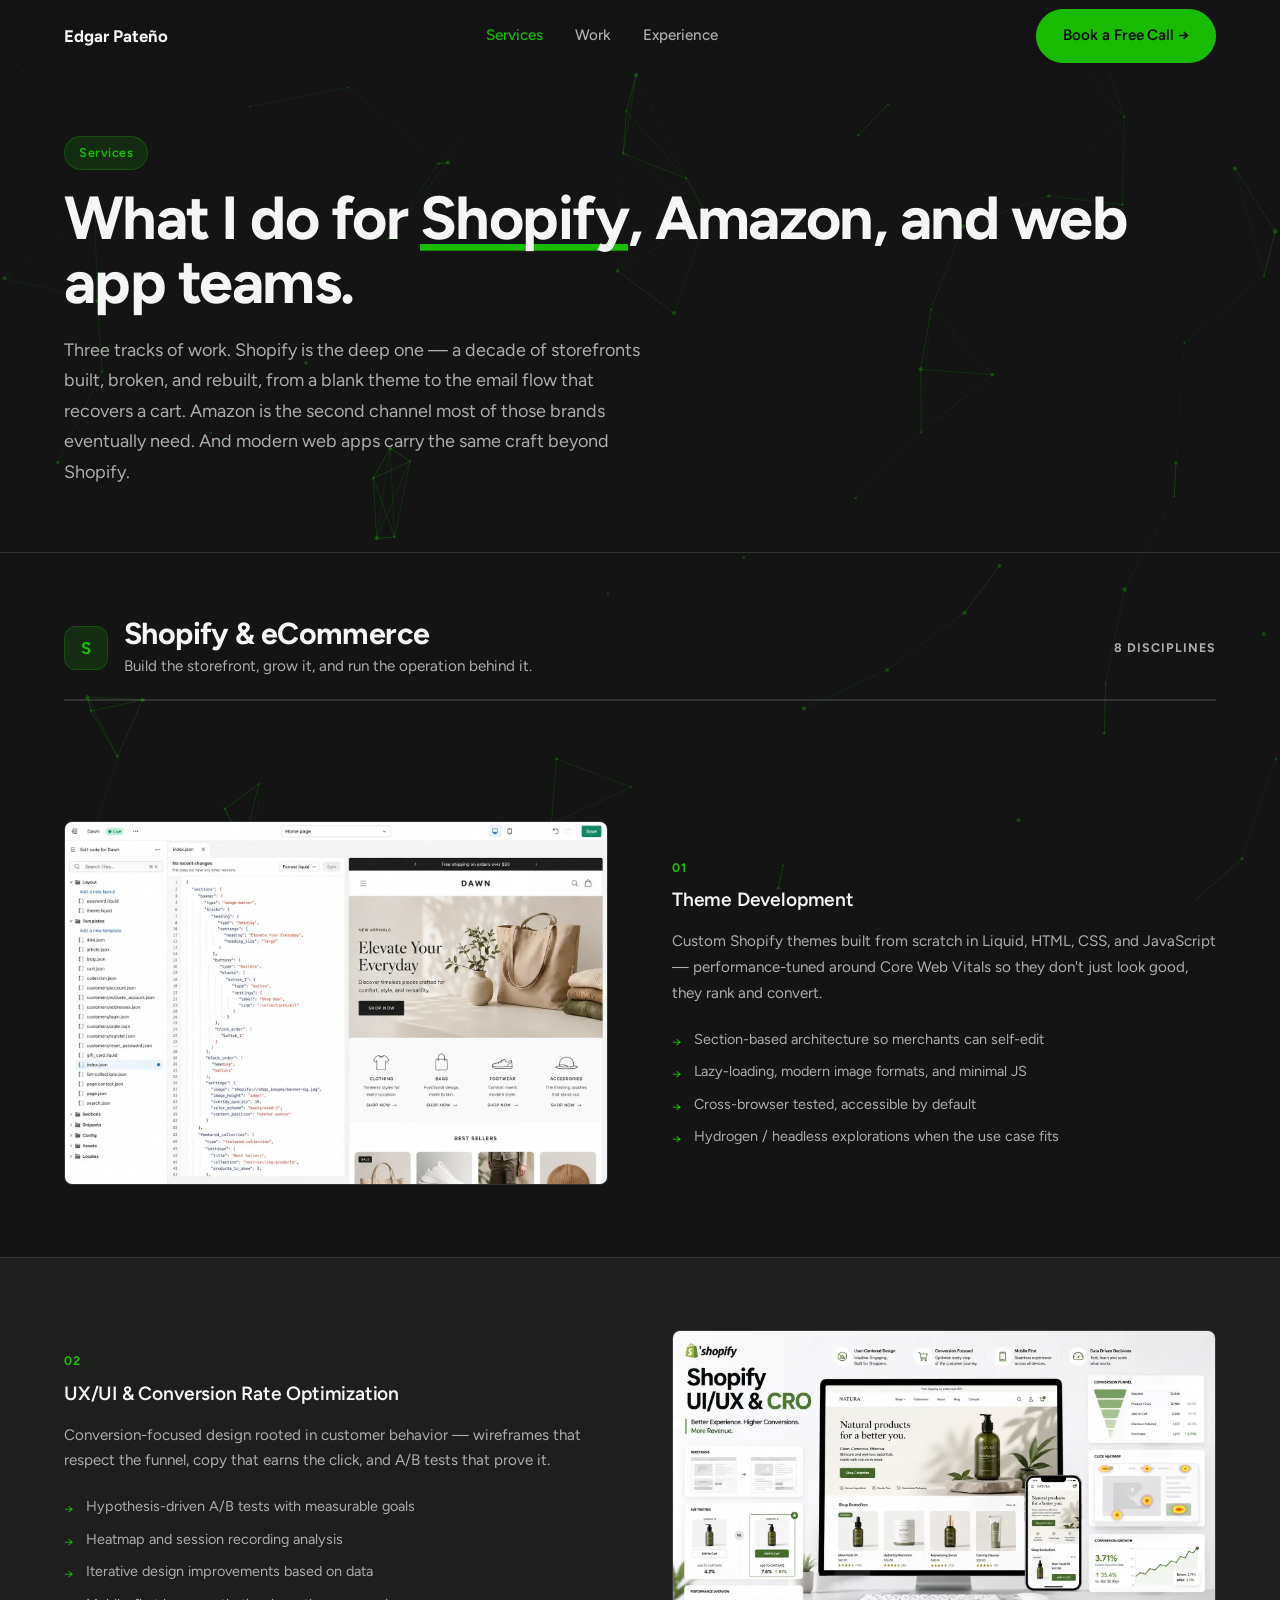
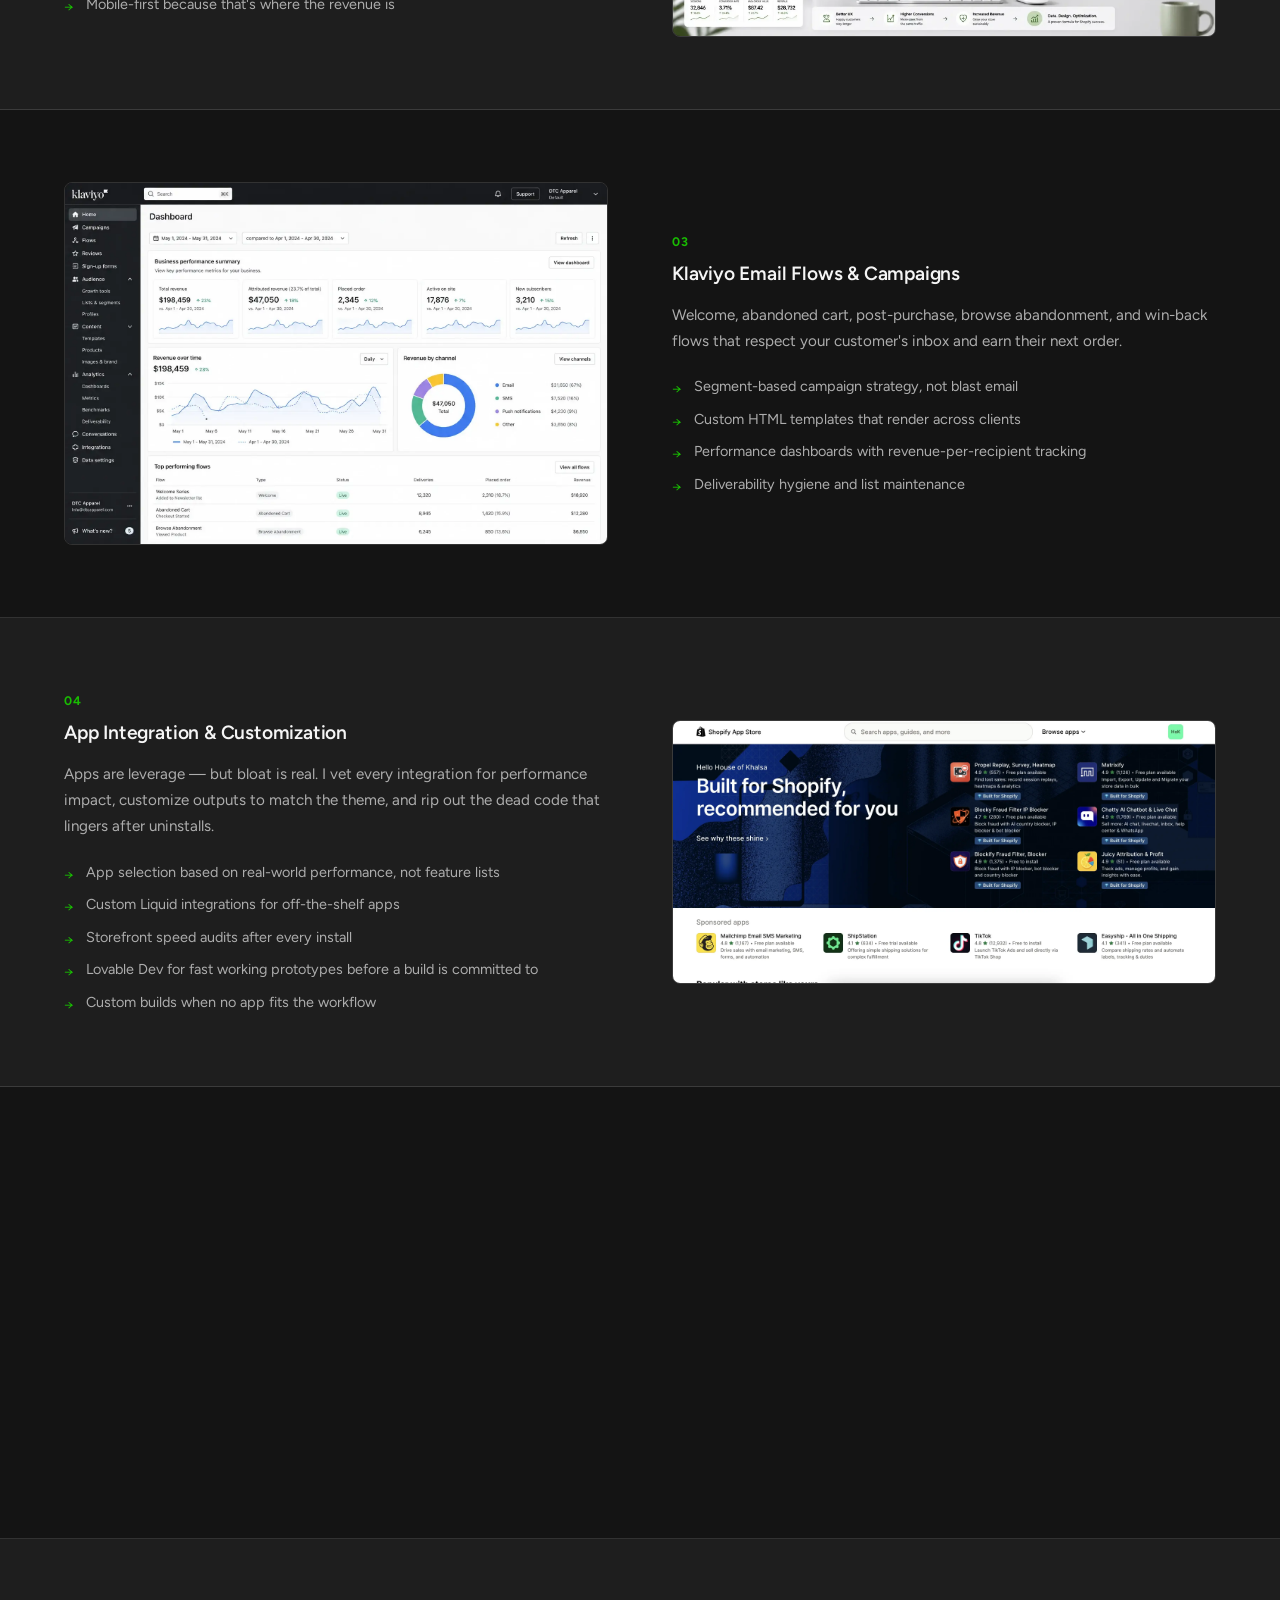
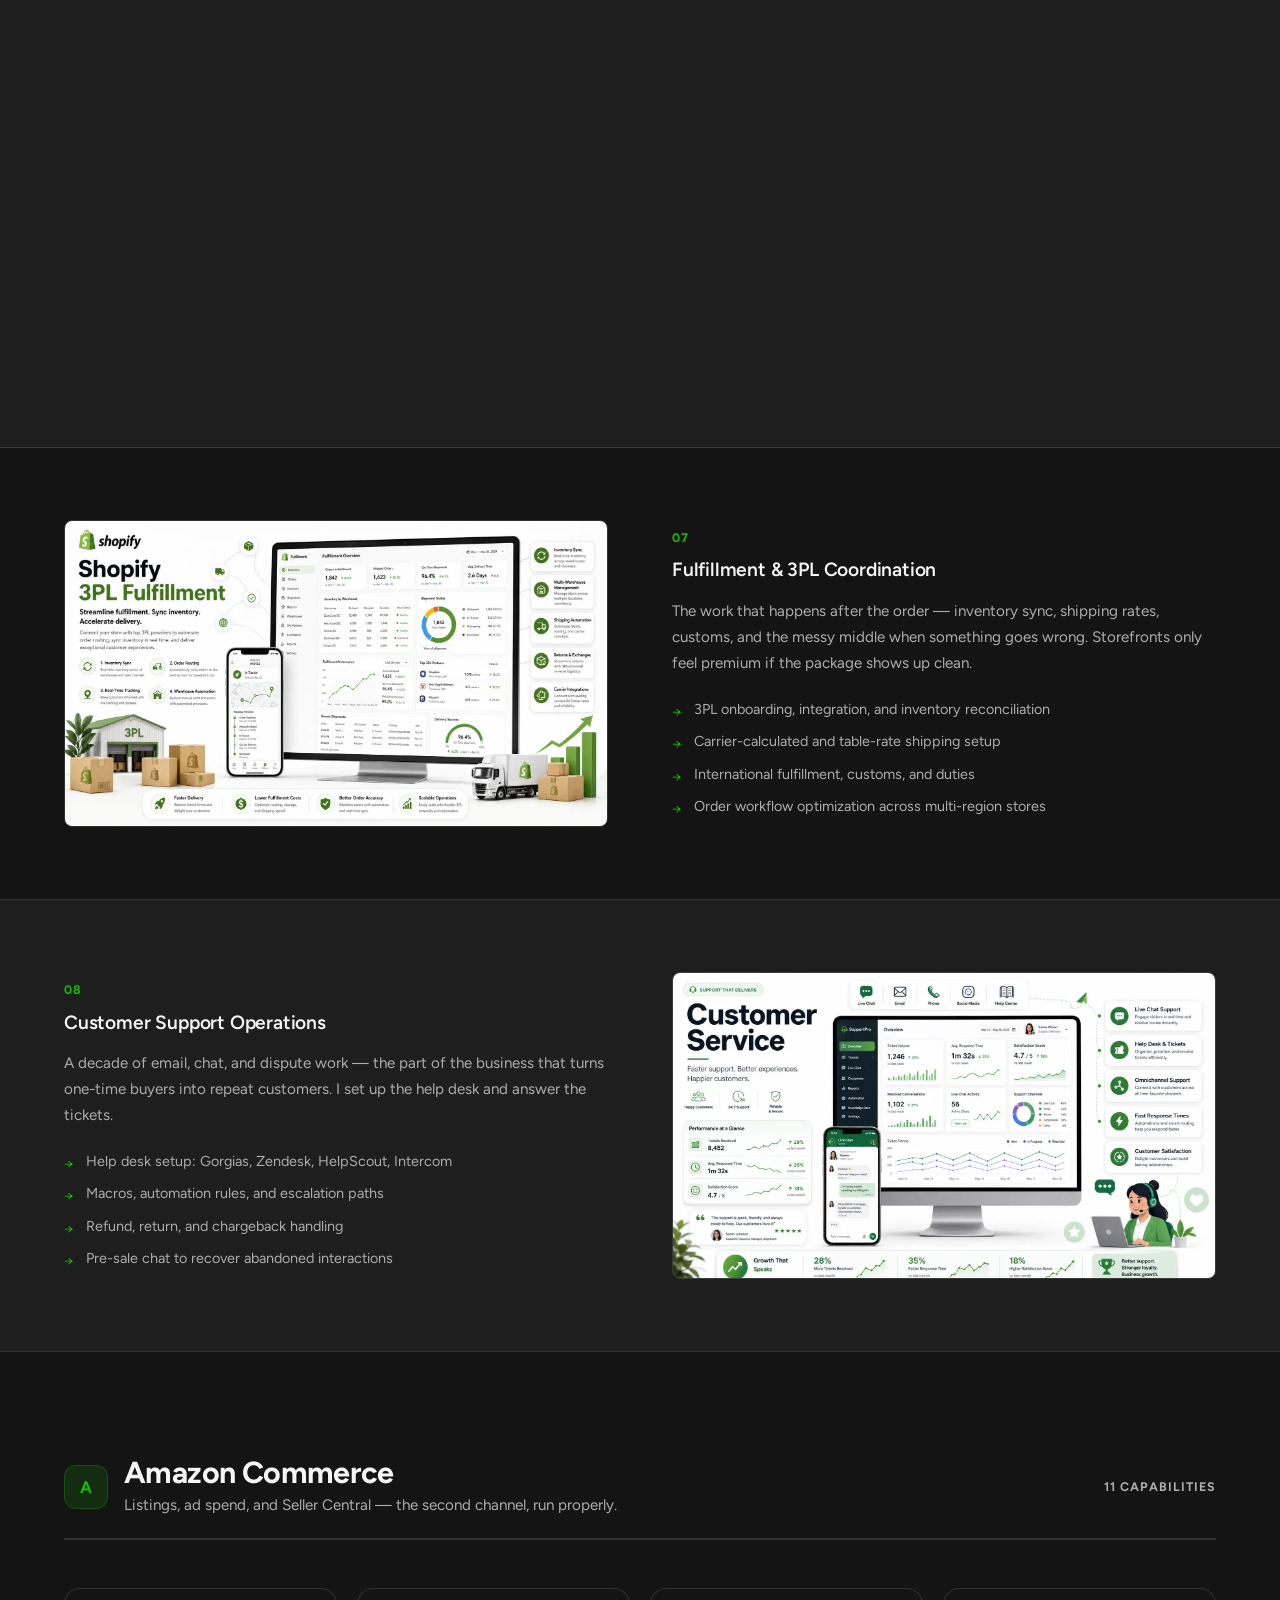
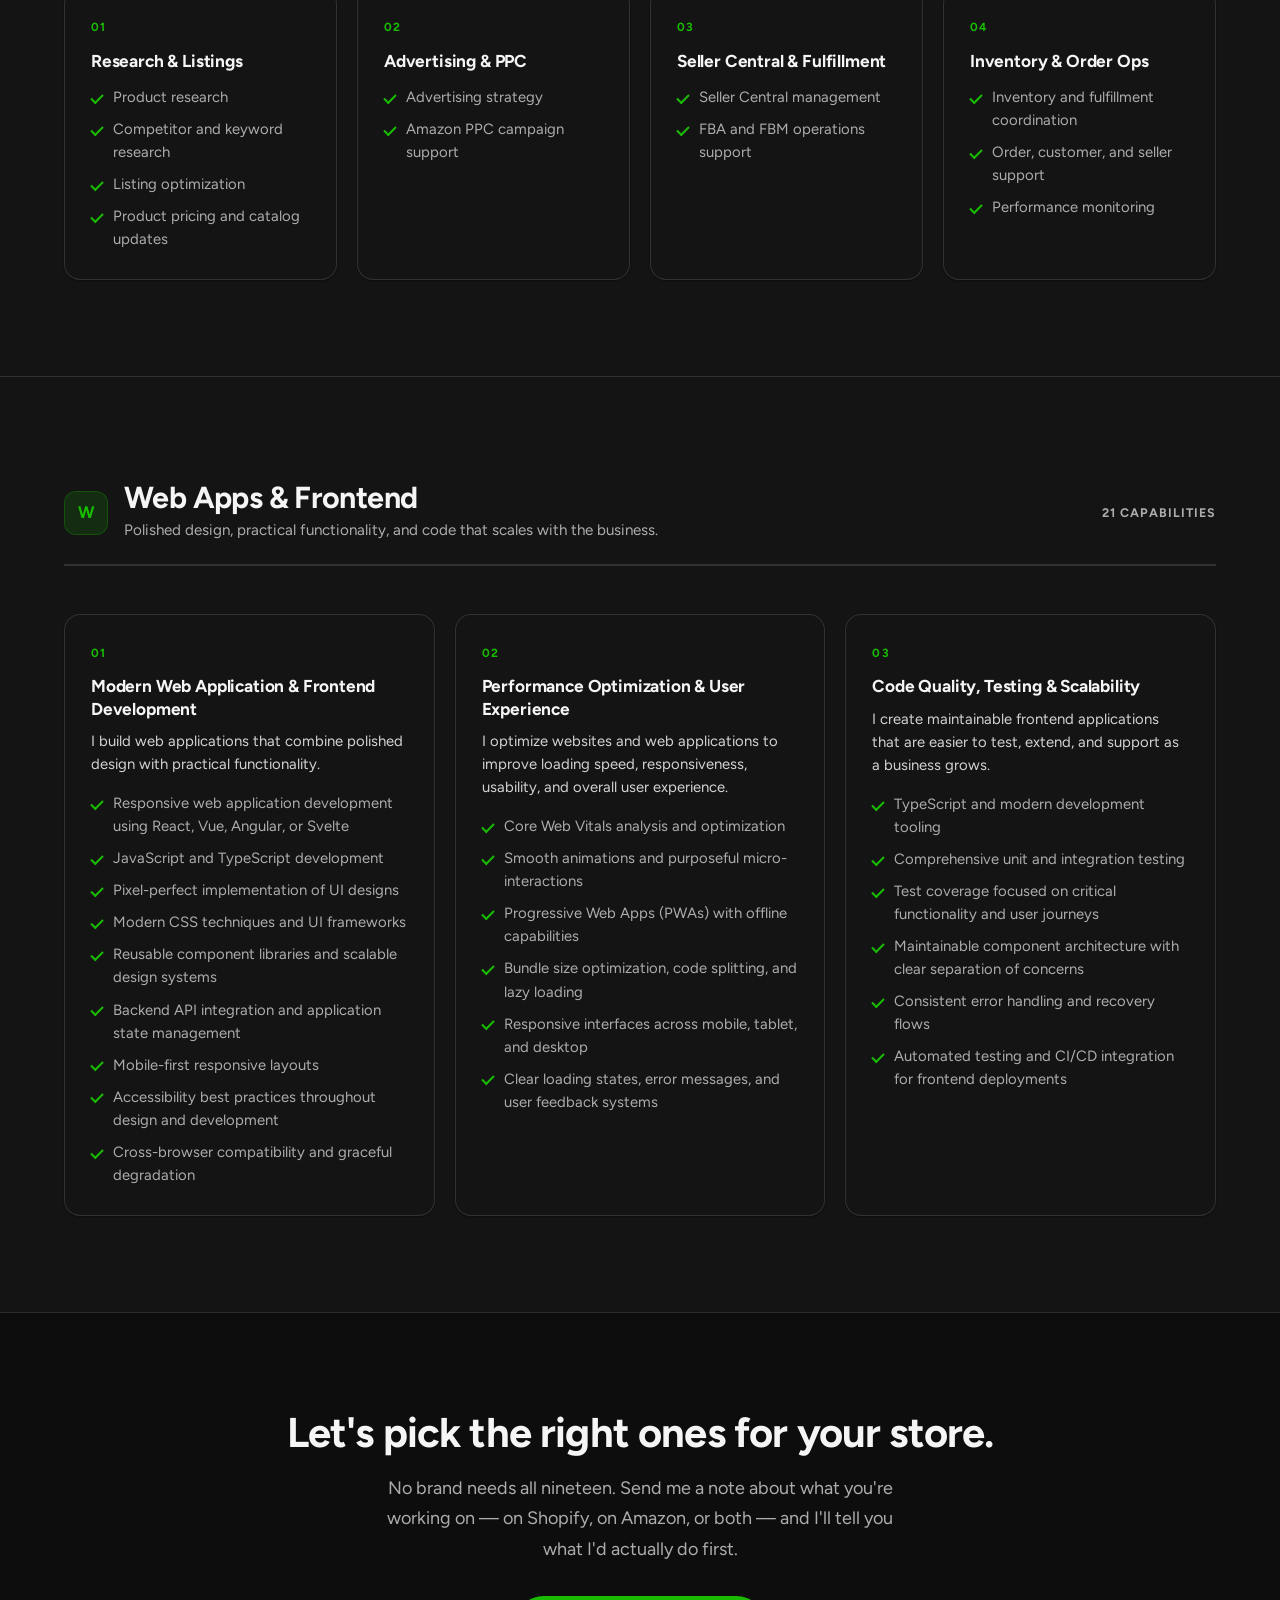
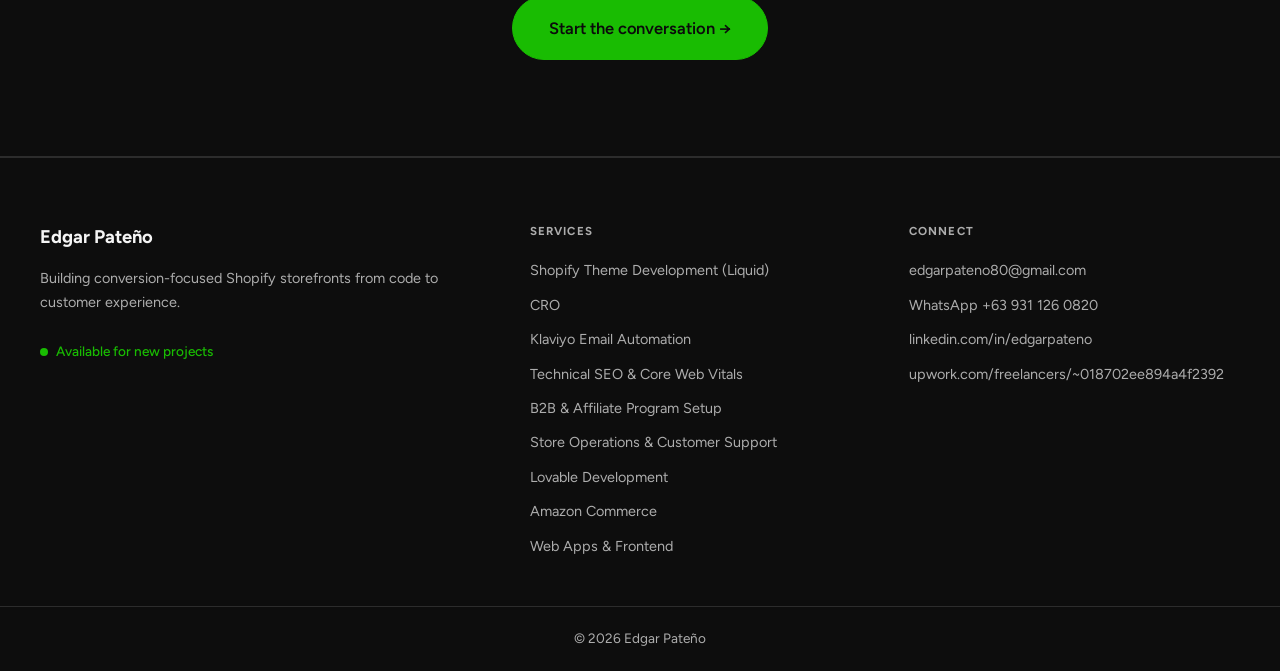
<file: skills.html>
<!DOCTYPE html>
<html lang="en">
<head>
  <meta charset="UTF-8">
  <meta name="viewport" content="width=device-width, initial-scale=1.0">
  <title>Redirecting to Services — Edgar Pateño</title>
  <!-- This page moved to services.html when the Skills page became a two-track
       Services page (Shopify + Amazon Commerce). Kept as a redirect stub so
       existing inbound links and search results don't 404. -->
  <link rel="canonical" href="https://edgarpateno.github.io/services.html">
  <meta http-equiv="refresh" content="0; url=services.html">
  <meta name="robots" content="noindex, follow">
  <meta name="theme-color" content="#FFFFFF">
  <link rel="icon" href="favicon.svg" type="image/svg+xml">
  <style>
    body {
      margin: 0;
      min-height: 100vh;
      display: flex;
      align-items: center;
      justify-content: center;
      background: #FFFFFF;
      color: #181818;
      font-family: 'Figtree', -apple-system, BlinkMacSystemFont, 'Helvetica Neue', Arial, sans-serif;
      text-align: center;
      padding: 24px;
    }
    p { font-size: 1.05rem; line-height: 1.6; }
    a {
      color: #108A00;
      font-weight: 600;
      text-decoration: underline;
    }
  </style>
  <script>window.location.replace('services.html');</script>
</head>
<body>
  <p>
    This page is now <a href="services.html">Services</a>.<br>
    Redirecting you there&hellip;
  </p>
</body>
</html>
</file>
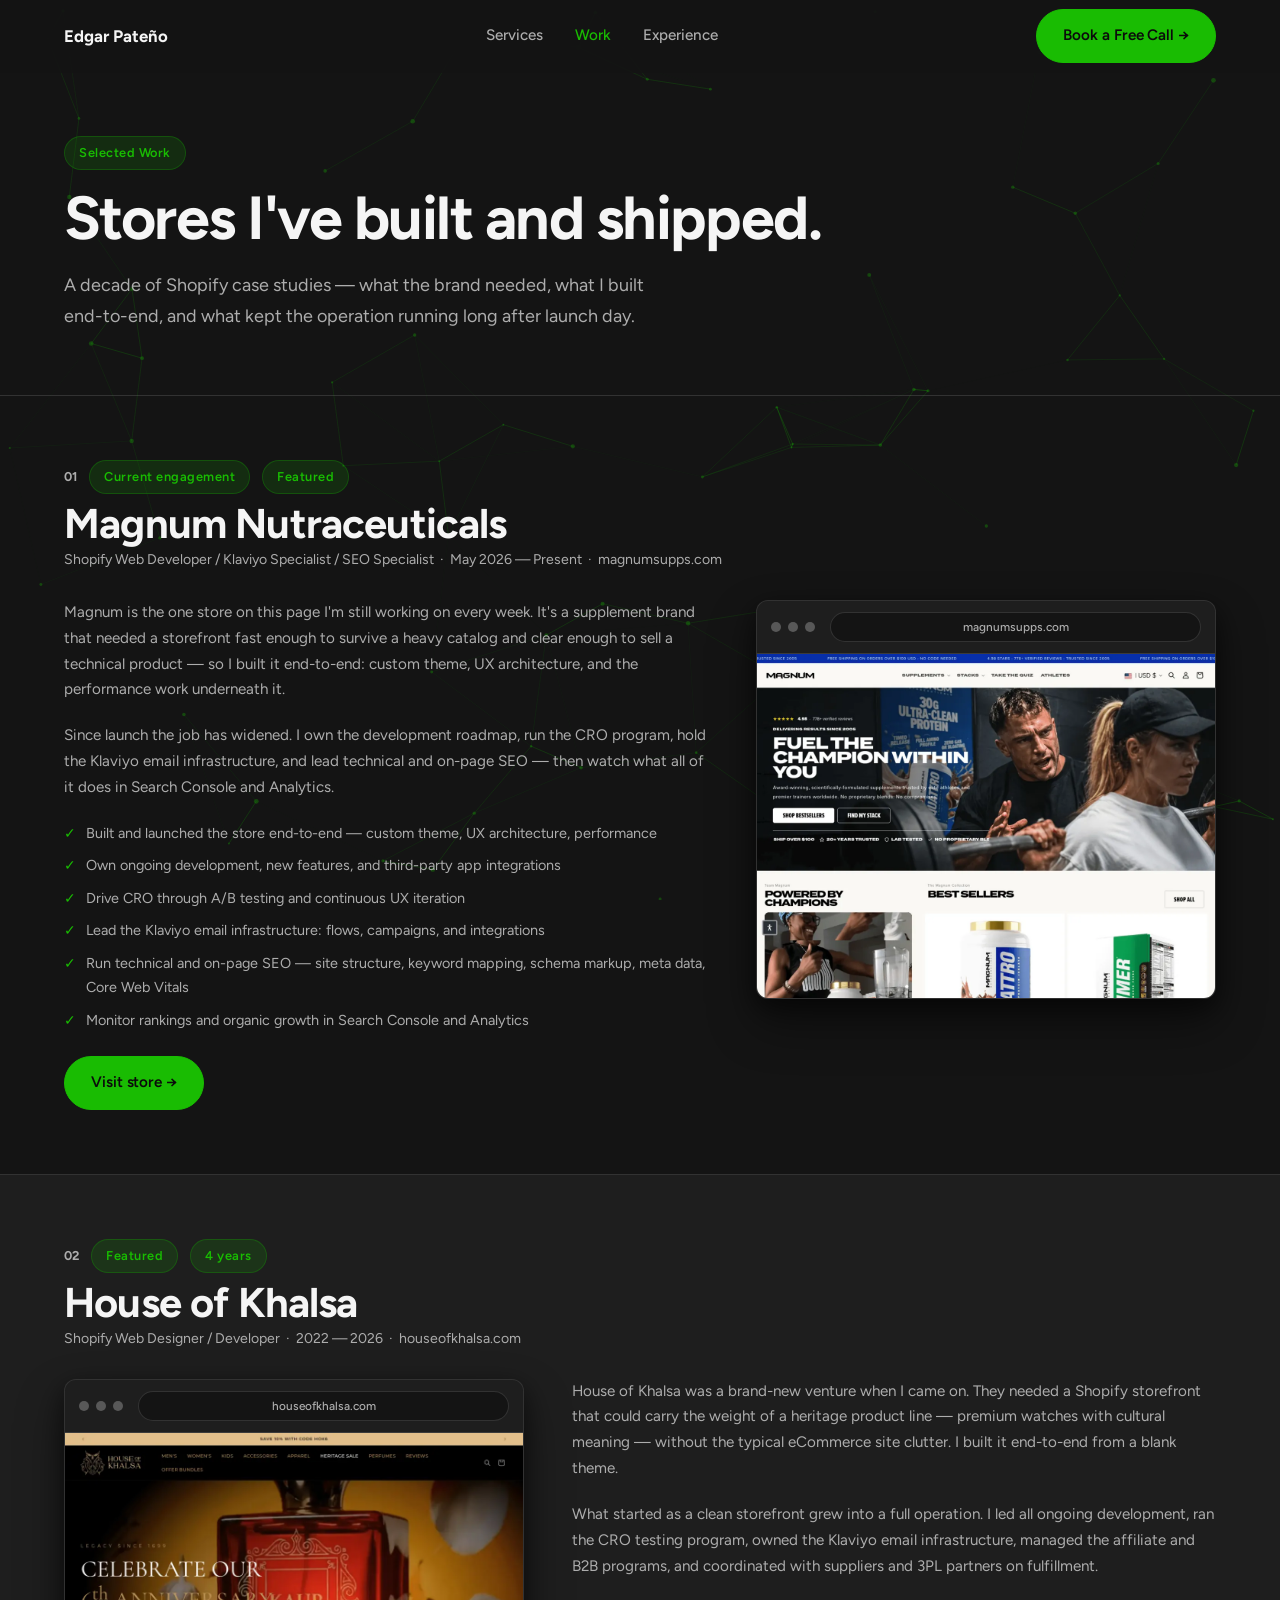
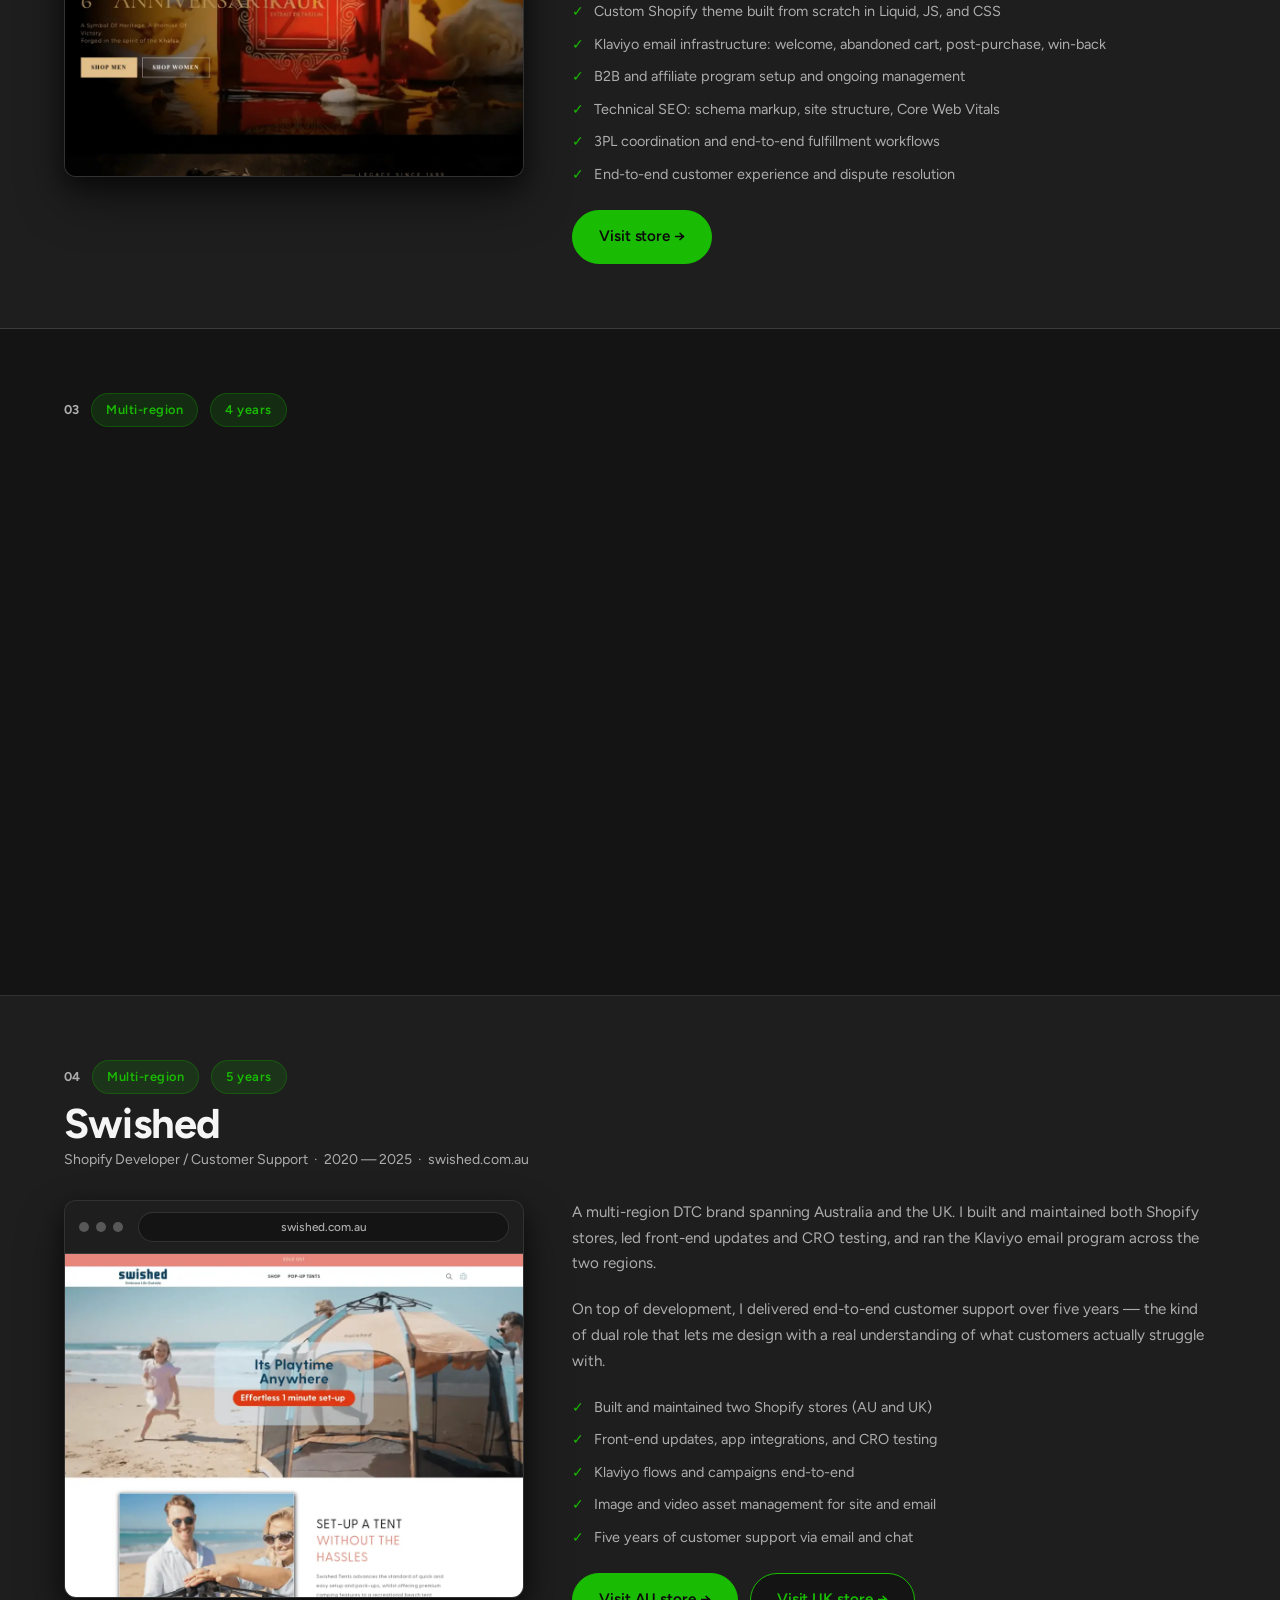
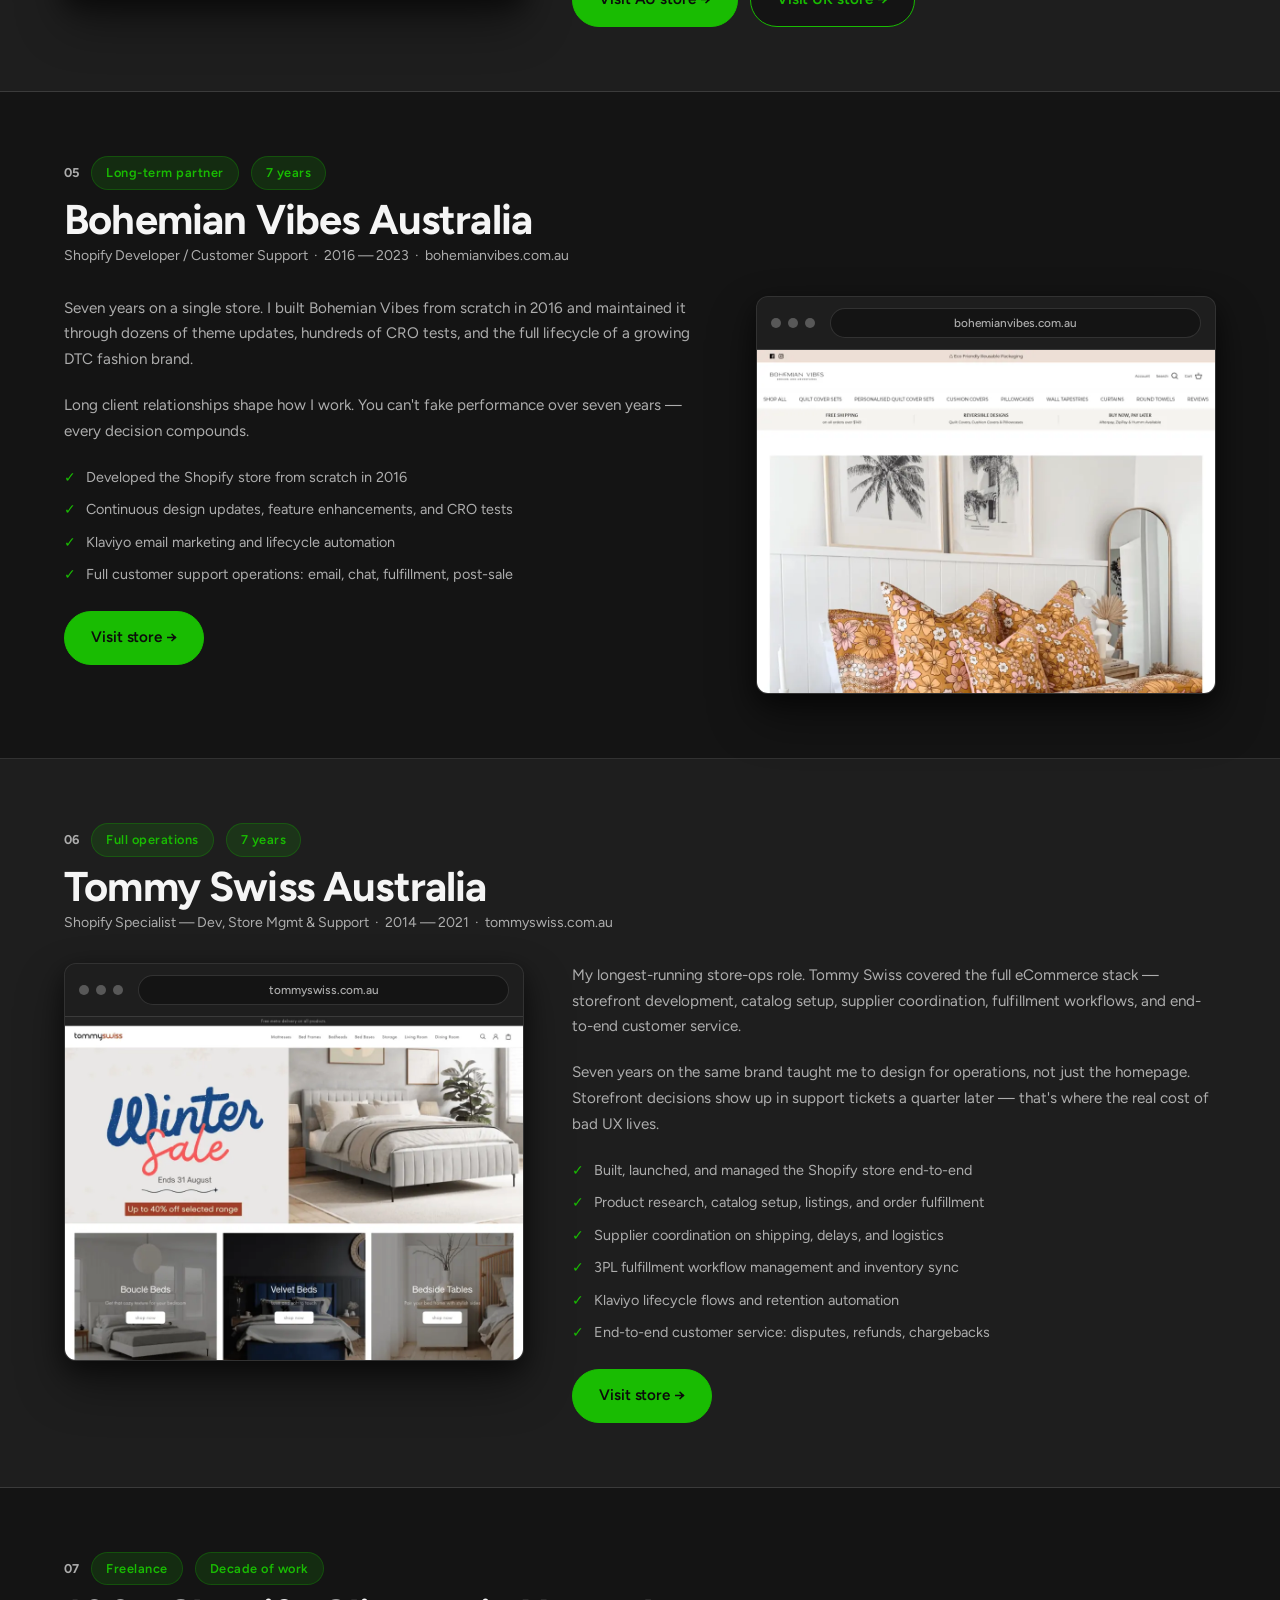
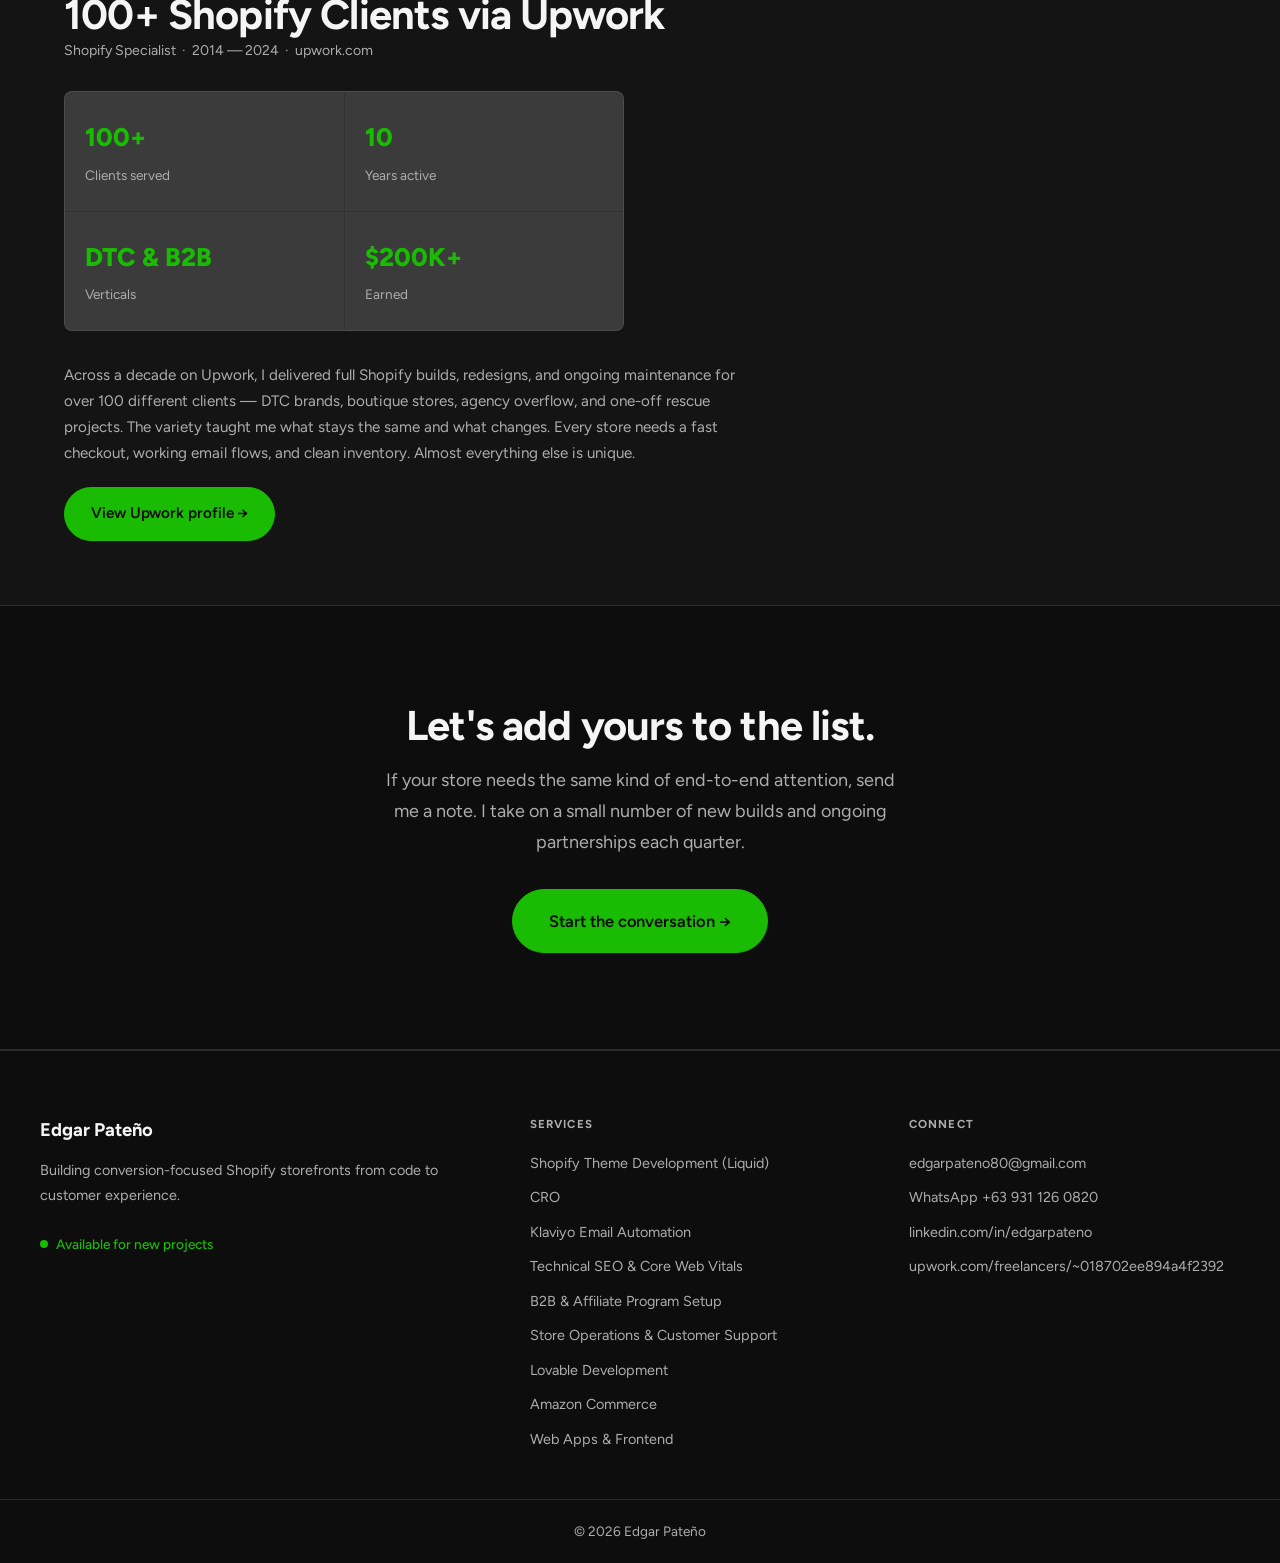
<file: work.html>
<!DOCTYPE html>
<html lang="en">
<head>
  <meta charset="UTF-8">
  <meta name="viewport" content="width=device-width, initial-scale=1.0">
  <title>Work — Edgar Pateño | Shopify Developer</title>
  <meta name="description" content="Case studies: Magnum Nutraceuticals, House of Khalsa, JB Racks, Swished, Bohemian Vibes, Tommy Swiss, and 100+ Upwork clients — a decade of Shopify stores built end-to-end.">
  <meta name="theme-color" content="#141414">
  <link rel="preconnect" href="https://fonts.googleapis.com">
  <link rel="preconnect" href="https://fonts.gstatic.com" crossorigin>
  <link rel="preload" href="https://fonts.googleapis.com/css2?family=Figtree:wght@400;500;600;700;800&display=swap" as="style" onload="this.onload=null;this.rel='stylesheet'">
  <noscript><link rel="stylesheet" href="https://fonts.googleapis.com/css2?family=Figtree:wght@400;500;600;700;800&display=swap"></noscript>
  <link rel="icon" href="favicon.svg" type="image/svg+xml">
  <link rel="stylesheet" href="style.css">
</head>
<body>

<a href="#main" class="skip-link">Skip to content</a>

<!-- ── NAV ────────────────────────────────────────────────── -->
<header class="nav" id="nav">
  <div class="container nav__inner">
    <a href="index.html" class="nav__logo">Edgar Pateño</a>
    <nav class="nav__links" aria-label="Main navigation">
      <a href="services.html" class="nav__link">Services</a>
      <a href="work.html" class="nav__link">Work</a>
      <a href="experience.html" class="nav__link">Experience</a>
    </nav>
    <a href="https://calendly.com/edgarpateno" class="btn btn--primary nav__cta" target="_blank" rel="noopener">Book a Free Call →</a>
    <button class="nav__hamburger" aria-label="Toggle menu" aria-expanded="false">
      <span></span><span></span><span></span>
    </button>
  </div>
  <div class="nav__mobile" role="navigation" aria-label="Mobile navigation">
    <a href="services.html" class="nav__link">Services</a>
    <a href="work.html" class="nav__link">Work</a>
    <a href="experience.html" class="nav__link">Experience</a>
    <a href="https://calendly.com/edgarpateno" class="btn btn--primary" target="_blank" rel="noopener">Book a Free Call →</a>
  </div>
</header>

<!-- ── HERO ───────────────────────────────────────────────── -->
<section class="hero hero--inner" id="main">
  <div class="container">
    <div class="sec-label fi"><span class="pill">Selected Work</span></div>
    <h1 class="fi fi-d1" style="margin-bottom:20px">Stores I've built and shipped.</h1>
    <p class="sec-sub fi fi-d2">
      A decade of Shopify case studies — what the brand needed, what I built end-to-end, and what kept the operation running long after launch day.
    </p>
  </div>
</section>

<div style="border-top:1px solid var(--border)">

  <!-- ── 01 Magnum Nutraceuticals ────────────────────────── -->
  <div class="case-study">
    <div class="container">
      <div class="case-study__meta">
        <span class="case-study__num">01</span>
        <span class="pill">Current engagement</span>
        <span class="pill">Featured</span>
      </div>
      <h2 class="fi">Magnum Nutraceuticals</h2>
      <p class="case-study__role fi fi-d1">Shopify Web Developer / Klaviyo Specialist / SEO Specialist &nbsp;·&nbsp; May 2026 — Present &nbsp;·&nbsp; magnumsupps.com</p>
      <div class="case-study__inner fi fi-d1">
        <div class="case-study__content">
          <p class="case-study__body">
            Magnum is the one store on this page I'm still working on every week. It's a supplement brand that needed a storefront fast enough to survive a heavy catalog and clear enough to sell a technical product — so I built it end-to-end: custom theme, UX architecture, and the performance work underneath it.
          </p>
          <p class="case-study__body">
            Since launch the job has widened. I own the development roadmap, run the CRO program, hold the Klaviyo email infrastructure, and lead technical and on-page SEO — then watch what all of it does in Search Console and Analytics.
          </p>
          <ul class="case-study__bullets">
            <li>Built and launched the store end-to-end — custom theme, UX architecture, performance</li>
            <li>Own ongoing development, new features, and third-party app integrations</li>
            <li>Drive CRO through A/B testing and continuous UX iteration</li>
            <li>Lead the Klaviyo email infrastructure: flows, campaigns, and integrations</li>
            <li>Run technical and on-page SEO — site structure, keyword mapping, schema markup, meta data, Core Web Vitals</li>
            <li>Monitor rankings and organic growth in Search Console and Analytics</li>
          </ul>
          <div class="case-study__links">
            <a href="https://magnumsupps.com/" class="btn btn--primary" target="_blank" rel="noopener">Visit store →</a>
          </div>
        </div>
        <div class="case-study__visual">
          <figure class="browser">
            <div class="browser__bar" aria-hidden="true">
              <span class="browser__dot"></span>
              <span class="browser__dot"></span>
              <span class="browser__dot"></span>
              <span class="browser__url">magnumsupps.com</span>
            </div>
            <div class="browser__screen" style="--page-ar: 3.7067">
              <img
                src="images/hero-magnum-fullpage.webp"
                alt="The Magnum Nutraceuticals storefront I built, scrolling from the hero through best sellers and the stack builder"
                class="browser__page"
                loading="lazy"
                width="1200"
                height="4448"
              >
            </div>
          </figure>
        </div>
      </div>
    </div>
  </div>

  <!-- ── 02 House of Khalsa ──────────────────────────────── -->
  <div class="case-study case-study--flip section--surface">
    <div class="container">
      <div class="case-study__meta">
        <span class="case-study__num">02</span>
        <span class="pill">Featured</span>
        <span class="pill">4 years</span>
      </div>
      <h2 class="fi">House of Khalsa</h2>
      <p class="case-study__role fi fi-d1">Shopify Web Designer / Developer &nbsp;·&nbsp; 2022 — 2026 &nbsp;·&nbsp; houseofkhalsa.com</p>
      <div class="case-study__inner fi fi-d1">
        <div class="case-study__content">
          <p class="case-study__body">
            House of Khalsa was a brand-new venture when I came on. They needed a Shopify storefront that could carry the weight of a heritage product line — premium watches with cultural meaning — without the typical eCommerce site clutter. I built it end-to-end from a blank theme.
          </p>
          <p class="case-study__body">
            What started as a clean storefront grew into a full operation. I led all ongoing development, ran the CRO testing program, owned the Klaviyo email infrastructure, managed the affiliate and B2B programs, and coordinated with suppliers and 3PL partners on fulfillment.
          </p>
          <ul class="case-study__bullets">
            <li>Custom Shopify theme built from scratch in Liquid, JS, and CSS</li>
            <li>Klaviyo email infrastructure: welcome, abandoned cart, post-purchase, win-back</li>
            <li>B2B and affiliate program setup and ongoing management</li>
            <li>Technical SEO: schema markup, site structure, Core Web Vitals</li>
            <li>3PL coordination and end-to-end fulfillment workflows</li>
            <li>End-to-end customer experience and dispute resolution</li>
          </ul>
          <div class="case-study__links">
            <a href="https://houseofkhalsa.com" class="btn btn--primary" target="_blank" rel="noopener">Visit store →</a>
          </div>
        </div>
        <div class="case-study__visual">
          <figure class="browser">
            <div class="browser__bar" aria-hidden="true">
              <span class="browser__dot"></span>
              <span class="browser__dot"></span>
              <span class="browser__dot"></span>
              <span class="browser__url">houseofkhalsa.com</span>
            </div>
            <div class="browser__screen" style="--page-ar: 5.678">
              <img
                src="images/work-hok-fullpage.webp"
                alt="The House of Khalsa storefront I built, scrolling from the hero through the watch collections"
                class="browser__page"
                loading="lazy"
                width="1000"
                height="5678"
              >
            </div>
          </figure>
        </div>
      </div>
    </div>
  </div>

  <!-- ── 03 JB Racks ─────────────────────────────────────── -->
  <div class="case-study">
    <div class="container">
      <div class="case-study__meta">
        <span class="case-study__num">03</span>
        <span class="pill">Multi-region</span>
        <span class="pill">4 years</span>
      </div>
      <h2 class="fi">JB Racks</h2>
      <p class="case-study__role fi fi-d1">Shopify Web Designer / Developer &nbsp;·&nbsp; 2022 — 2026 &nbsp;·&nbsp; jbracks.com</p>
      <div class="case-study__inner fi fi-d1">
        <div class="case-study__content">
          <p class="case-study__body">
            JB Racks needed two regional storefronts — US and Australia — that shared a brand but operated independently. I built both stores from scratch and ran optimization, app integration, and CRO testing across both for four years. The challenge was keeping the two regions in sync without duplicating effort.
          </p>
          <ul class="case-study__bullets">
            <li>Two Shopify stores designed and launched from scratch (US + AU)</li>
            <li>Ongoing optimization, maintenance, and feature rollouts</li>
            <li>Shopify app vetting, integration, and customization</li>
            <li>CRO testing and visual optimizations across both regions</li>
            <li>Klaviyo email marketing support</li>
          </ul>
          <div class="case-study__links">
            <a href="https://jbracks.com" class="btn btn--primary" target="_blank" rel="noopener">Visit US store →</a>
            <a href="https://jbracks.com.au" class="btn btn--secondary" target="_blank" rel="noopener">Visit AU store →</a>
          </div>
        </div>
        <div class="case-study__visual">
          <figure class="browser">
            <div class="browser__bar" aria-hidden="true">
              <span class="browser__dot"></span>
              <span class="browser__dot"></span>
              <span class="browser__dot"></span>
              <span class="browser__url">jbracks.com</span>
            </div>
            <div class="browser__screen" style="--page-ar: 3.981">
              <img
                src="images/work-jbracks-fullpage.webp"
                alt="The JB Racks storefront I built, scrolling from the hero through the vertical bike rack range"
                class="browser__page"
                loading="lazy"
                width="1000"
                height="3981"
              >
            </div>
          </figure>
        </div>
      </div>
    </div>
  </div>

  <!-- ── 04 Swished ──────────────────────────────────────── -->
  <div class="case-study case-study--flip section--surface">
    <div class="container">
      <div class="case-study__meta">
        <span class="case-study__num">04</span>
        <span class="pill">Multi-region</span>
        <span class="pill">5 years</span>
      </div>
      <h2 class="fi">Swished</h2>
      <p class="case-study__role fi fi-d1">Shopify Developer / Customer Support &nbsp;·&nbsp; 2020 — 2025 &nbsp;·&nbsp; swished.com.au</p>
      <div class="case-study__inner fi fi-d1">
        <div class="case-study__content">
          <p class="case-study__body">
            A multi-region DTC brand spanning Australia and the UK. I built and maintained both Shopify stores, led front-end updates and CRO testing, and ran the Klaviyo email program across the two regions.
          </p>
          <p class="case-study__body">
            On top of development, I delivered end-to-end customer support over five years — the kind of dual role that lets me design with a real understanding of what customers actually struggle with.
          </p>
          <ul class="case-study__bullets">
            <li>Built and maintained two Shopify stores (AU and UK)</li>
            <li>Front-end updates, app integrations, and CRO testing</li>
            <li>Klaviyo flows and campaigns end-to-end</li>
            <li>Image and video asset management for site and email</li>
            <li>Five years of customer support via email and chat</li>
          </ul>
          <div class="case-study__links">
            <a href="https://swished.com.au" class="btn btn--primary" target="_blank" rel="noopener">Visit AU store →</a>
            <a href="https://swished.co.uk" class="btn btn--secondary" target="_blank" rel="noopener">Visit UK store →</a>
          </div>
        </div>
        <div class="case-study__visual">
          <figure class="browser">
            <div class="browser__bar" aria-hidden="true">
              <span class="browser__dot"></span>
              <span class="browser__dot"></span>
              <span class="browser__dot"></span>
              <span class="browser__url">swished.com.au</span>
            </div>
            <div class="browser__screen" style="--page-ar: 3.801">
              <img
                src="images/work-swished-fullpage.webp"
                alt="The Swished storefront I built, scrolling from the hero through the pop-up tent range"
                class="browser__page"
                loading="lazy"
                width="1000"
                height="3801"
              >
            </div>
          </figure>
        </div>
      </div>
    </div>
  </div>

  <!-- ── 05 Bohemian Vibes ───────────────────────────────── -->
  <div class="case-study">
    <div class="container">
      <div class="case-study__meta">
        <span class="case-study__num">05</span>
        <span class="pill">Long-term partner</span>
        <span class="pill">7 years</span>
      </div>
      <h2 class="fi">Bohemian Vibes Australia</h2>
      <p class="case-study__role fi fi-d1">Shopify Developer / Customer Support &nbsp;·&nbsp; 2016 — 2023 &nbsp;·&nbsp; bohemianvibes.com.au</p>
      <div class="case-study__inner fi fi-d1">
        <div class="case-study__content">
          <p class="case-study__body">
            Seven years on a single store. I built Bohemian Vibes from scratch in 2016 and maintained it through dozens of theme updates, hundreds of CRO tests, and the full lifecycle of a growing DTC fashion brand.
          </p>
          <p class="case-study__body">
            Long client relationships shape how I work. You can't fake performance over seven years — every decision compounds.
          </p>
          <ul class="case-study__bullets">
            <li>Developed the Shopify store from scratch in 2016</li>
            <li>Continuous design updates, feature enhancements, and CRO tests</li>
            <li>Klaviyo email marketing and lifecycle automation</li>
            <li>Full customer support operations: email, chat, fulfillment, post-sale</li>
          </ul>
          <div class="case-study__links">
            <a href="https://bohemianvibes.com.au" class="btn btn--primary" target="_blank" rel="noopener">Visit store →</a>
          </div>
        </div>
        <div class="case-study__visual">
          <figure class="browser">
            <div class="browser__bar" aria-hidden="true">
              <span class="browser__dot"></span>
              <span class="browser__dot"></span>
              <span class="browser__dot"></span>
              <span class="browser__url">bohemianvibes.com.au</span>
            </div>
            <div class="browser__screen" style="--page-ar: 4.401">
              <img
                src="images/work-bohemian-fullpage.webp"
                alt="The Bohemian Vibes Australia storefront I built, scrolling from the hero through the quilt cover collections"
                class="browser__page"
                loading="lazy"
                width="1000"
                height="4401"
              >
            </div>
          </figure>
        </div>
      </div>
    </div>
  </div>

  <!-- ── 06 Tommy Swiss ──────────────────────────────────── -->
  <div class="case-study case-study--flip section--surface">
    <div class="container">
      <div class="case-study__meta">
        <span class="case-study__num">06</span>
        <span class="pill">Full operations</span>
        <span class="pill">7 years</span>
      </div>
      <h2 class="fi">Tommy Swiss Australia</h2>
      <p class="case-study__role fi fi-d1">Shopify Specialist — Dev, Store Mgmt &amp; Support &nbsp;·&nbsp; 2014 — 2021 &nbsp;·&nbsp; tommyswiss.com.au</p>
      <div class="case-study__inner fi fi-d1">
        <div class="case-study__content">
          <p class="case-study__body">
            My longest-running store-ops role. Tommy Swiss covered the full eCommerce stack — storefront development, catalog setup, supplier coordination, fulfillment workflows, and end-to-end customer service.
          </p>
          <p class="case-study__body">
            Seven years on the same brand taught me to design for operations, not just the homepage. Storefront decisions show up in support tickets a quarter later — that's where the real cost of bad UX lives.
          </p>
          <ul class="case-study__bullets">
            <li>Built, launched, and managed the Shopify store end-to-end</li>
            <li>Product research, catalog setup, listings, and order fulfillment</li>
            <li>Supplier coordination on shipping, delays, and logistics</li>
            <li>3PL fulfillment workflow management and inventory sync</li>
            <li>Klaviyo lifecycle flows and retention automation</li>
            <li>End-to-end customer service: disputes, refunds, chargebacks</li>
          </ul>
          <div class="case-study__links">
            <a href="https://tommyswiss.com.au" class="btn btn--primary" target="_blank" rel="noopener">Visit store →</a>
          </div>
        </div>
        <div class="case-study__visual">
          <figure class="browser">
            <div class="browser__bar" aria-hidden="true">
              <span class="browser__dot"></span>
              <span class="browser__dot"></span>
              <span class="browser__dot"></span>
              <span class="browser__url">tommyswiss.com.au</span>
            </div>
            <div class="browser__screen" style="--page-ar: 3.41">
              <img
                src="images/work-tommyswiss-fullpage.webp"
                alt="The Tommy Swiss storefront I built and managed, scrolling from the hero through the furniture range"
                class="browser__page"
                loading="lazy"
                width="1000"
                height="3410"
              >
            </div>
          </figure>
        </div>
      </div>
    </div>
  </div>

  <!-- ── 07 100+ Upwork Clients ──────────────────────────── -->
  <div class="case-study">
    <div class="container">
      <div class="case-study__meta">
        <span class="case-study__num">07</span>
        <span class="pill">Freelance</span>
        <span class="pill">Decade of work</span>
      </div>
      <h2 class="fi">100+ Shopify Clients via Upwork</h2>
      <p class="case-study__role fi fi-d1">Shopify Specialist &nbsp;·&nbsp; 2014 — 2024 &nbsp;·&nbsp; upwork.com</p>
      <div class="fi fi-d1">
        <div class="case-study__stat-grid" style="max-width:560px;margin-bottom:32px">
          <div class="case-study__stat-item">
            <span class="case-study__stat-num">100+</span>
            <div class="case-study__stat-label">Clients served</div>
          </div>
          <div class="case-study__stat-item">
            <span class="case-study__stat-num">10</span>
            <div class="case-study__stat-label">Years active</div>
          </div>
          <div class="case-study__stat-item">
            <span class="case-study__stat-num">DTC &amp; B2B</span>
            <div class="case-study__stat-label">Verticals</div>
          </div>
          <div class="case-study__stat-item">
            <span class="case-study__stat-num">$200K+</span>
            <div class="case-study__stat-label">Earned</div>
          </div>
        </div>
        <p class="case-study__body" style="max-width:680px">
          Across a decade on Upwork, I delivered full Shopify builds, redesigns, and ongoing maintenance for over 100 different clients — DTC brands, boutique stores, agency overflow, and one-off rescue projects. The variety taught me what stays the same and what changes. Every store needs a fast checkout, working email flows, and clean inventory. Almost everything else is unique.
        </p>
        <div class="case-study__links">
          <a href="https://www.upwork.com/freelancers/~018702ee894a4f2392" class="btn btn--primary" target="_blank" rel="noopener">View Upwork profile →</a>
        </div>
      </div>
    </div>
  </div>

</div>

<!-- ── PAGE CTA ────────────────────────────────────────────── -->
<section class="section section--dark">
  <div class="container cta-center">
    <h2 class="cta-center__title fi">Let's add yours to the list.</h2>
    <p class="cta-center__body fi fi-d1">
      If your store needs the same kind of end-to-end attention, send me a note. I take on a small number of new builds and ongoing partnerships each quarter.
    </p>
    <a href="contact.html" class="btn btn--primary btn--lg fi fi-d2">Start the conversation →</a>
  </div>
</section>

<!-- ── FOOTER ──────────────────────────────────────────────── -->
<footer class="footer">
  <div class="container footer__main">
    <div class="footer__grid">
      <div>
        <div class="footer__logo">Edgar Pateño</div>
        <p class="footer__tagline">Building conversion-focused Shopify storefronts from code to customer experience.</p>
        <div class="footer__avail">
          <span class="footer__avail-dot"></span>
          Available for new projects
        </div>
      </div>
      <div>
        <div class="footer__col-title">Services</div>
        <ul class="footer__list">
          <li><a href="services.html">Shopify Theme Development (Liquid)</a></li>
          <li><a href="services.html">CRO</a></li>
          <li><a href="services.html">Klaviyo Email Automation</a></li>
          <li><a href="services.html">Technical SEO &amp; Core Web Vitals</a></li>
          <li><a href="services.html">B2B &amp; Affiliate Program Setup</a></li>
          <li><a href="services.html">Store Operations &amp; Customer Support</a></li>
          <li><a href="services.html">Lovable Development</a></li>
          <li><a href="services.html">Amazon Commerce</a></li>
          <li><a href="services.html#frontend">Web Apps &amp; Frontend</a></li>
        </ul>
      </div>
      <div>
        <div class="footer__col-title">Connect</div>
        <ul class="footer__list">
          <li><a href="mailto:edgarpateno80@gmail.com">edgarpateno80@gmail.com</a></li>
<li><a href="https://wa.me/639311260820" target="_blank" rel="noopener">WhatsApp +63 931 126 0820</a></li>
          <li><a href="https://linkedin.com/in/edgarpateno" target="_blank" rel="noopener">linkedin.com/in/edgarpateno</a></li>
          <li><a href="https://www.upwork.com/freelancers/~018702ee894a4f2392" target="_blank" rel="noopener">upwork.com/freelancers/~018702ee894a4f2392</a></li>
        </ul>
      </div>
    </div>
  </div>
  <div class="footer__bottom">
    <div class="container">© 2026 Edgar Pateño</div>
  </div>
</footer>

<script src="nav.js"></script>
<script src="nodefield.js" defer></script>
</body>
</html>
</file>
<file: style.css>
/* ─── TOKENS ──────────────────────────────────────────────── */
/* Dark charcoal theme. Neutral greys on purpose — the only colour in the
   system is the Upwork green, so it carries all the emphasis.

   Every surface below the ground is TRANSLUCENT, not opaque. That is what
   lets the node field (nodefield.js) read through the whole page instead of
   only in the gaps between bands; an opaque panel would mask it. Contrast
   figures in the comments are measured against the composited result, not
   against the token colour on its own. */
:root {
  /* Surfaces — the ground is opaque, everything above it is a veil. */
  --bg:         #141414;   /* page ground */
  --surface:    rgba(255,255,255,.045);  /* raised panel  ≈ #1F1F1F */
  --surface-2:  rgba(255,255,255,.075);  /* pressed/well  ≈ #262626 */
  --border:     rgba(255,255,255,.13);
  --border-str: rgba(255,255,255,.26);

  /* Brand — #14A800 is Upwork's own green, one step up from the #108A00
     used on the light theme, which only managed 4.09:1 here. This value is
     the rare one that works BOTH ways: 5.82:1 as text on the ground, and
     5.82:1 for near-black text sitting on it as a button fill. White on it
     is only 3.17:1, so --on-accent is dark, not white. */
  --accent:     #19BC02;   /* 7.2:1 on ground; 5.5:1 as pill text on its own
                              --accent-sf tint, where #14A800 gave only 4.4 */
  --accent-hi:  #23D208;   /* hover */
  --accent-dk:  #14A800;   /* pressed */
  --accent-sf:  rgba(25,188,2,.14);  /* green wash → a tint, not a fill */
  --lime:       #D2FF00;   /* chartreuse, kept for secondary accents */
  --on-accent:  #0B0B0B;

  /* Ink */
  --text:       #F5F5F5;   /* 16.9:1 on ground */
  --text-2:     #D4D4D4;   /* 12.4:1 */
  --muted:      #ADADAD;   /* 8.2:1 on ground; 5.0:1 where two --surface
                              veils stack (the stat cells), where #A3A3A3
                              gave only 4.4 */

  /* Deeper band. On a dark site this is the RECESSED surface rather than the
     only dark one, so it is a black veil rather than a solid colour — the
     node field still shows through it. */
  --dark:       rgba(0,0,0,.34);
  --dark-2:     rgba(0,0,0,.5);
  --dark-text:  #F5F5F5;
  --dark-muted: #ADADAD;
  --dark-border: rgba(255,255,255,.13);

  /* Feedback */
  --danger:     #FF6B6B;   /* 5.9:1 on ground; #C9252D was 2.6:1 */
  --danger-sf:  rgba(255,107,107,.12);

  /* Geometry — 4px base unit */
  --radius:      8px;
  --radius-lg:   16px;
  --radius-pill: 160px;
  --max-w:   1200px;
  --nav-h:   72px;
  --sec-y:   96px;

  /* Elevation — a soft grey drop reads as nothing on charcoal, so depth
     comes from the inset top highlight in .card. These stay for the cast
     shadow only. */
  --shadow-sm: 0 1px 2px rgba(0,0,0,.4);
  --shadow-md: 0 4px 12px rgba(0,0,0,.45), 0 12px 28px rgba(0,0,0,.35);
  --shadow-lg: 0 8px 24px rgba(0,0,0,.5), 0 24px 48px rgba(0,0,0,.4);

  /* Node field (nodefield.js) — bare "r, g, b" triples so the script can
     compose them with a per-line alpha. Light green on the charcoal, the
     inverse of the light theme. */
  --nf-line:    25, 188, 2;
  --nf-node:    25, 188, 2;
}

/* ─── NODE FIELD ─────────────────────────────────────────── */
/* Canvas for nodefield.js. Fixed behind everything, never clickable, never in
   the accessibility tree. Sections that set their own background
   (.section--dark, .section--surface, cards) mask it; the plain .section
   blocks and .hero are transparent and let it show through. */
.node-field {
  position: fixed;
  inset: 0;
  z-index: -1;
  pointer-events: none;
  display: block;
  width: 100%;
  height: 100%;
  /* Fades in after the first frame so there is no pop of half-drawn nodes.
     Opacity only, so it stays on the compositor. */
  opacity: 0;
  transition: opacity .9s ease-out;
}
.node-field[data-ready="true"] { opacity: 1; }

/* ─── REDUCED MOTION ──────────────────────────────────────── */
@media (prefers-reduced-motion: reduce) {
  *, *::before, *::after {
    animation-duration: .01ms !important;
    transition-duration: .01ms !important;
    scroll-behavior: auto !important;
  }
}

/* ─── RESET ──────────────────────────────────────────────── */
*, *::before, *::after { box-sizing: border-box; margin: 0; padding: 0; }
html {
  scroll-behavior: smooth;
  -webkit-text-size-adjust: 100%;
  /* Holds the page fill so <body> can be transparent (see the note there).
     Also keeps overscroll at either end of the page white instead of grey. */
  background: var(--bg);
}
img, video { display: block; max-width: 100%; height: auto; }
a { color: inherit; text-decoration: none; }
button { font-family: inherit; cursor: pointer; }
ul, ol { list-style: none; }
input, textarea, select { font-family: inherit; }

/* ─── BASE ───────────────────────────────────────────────── */
body {
  font-family: 'Figtree', 'Neue Montreal', -apple-system, BlinkMacSystemFont, 'Helvetica Neue', Arial, sans-serif;
  /* Transparent on purpose — the page fill sits on <html> (see below) so the
     fixed z-index:-1 node field can paint between the two. */
  background: transparent;
  color: var(--text);
  font-size: 18px;
  line-height: 1.7;
  -webkit-font-smoothing: antialiased;
}

/* ─── CONTAINER ──────────────────────────────────────────── */
.container {
  width: 100%;
  max-width: var(--max-w);
  margin-inline: auto;
  padding-inline: 24px;
}

/* ─── TYPOGRAPHY ─────────────────────────────────────────── */
h1 { font-size: clamp(2.25rem, 5.2vw, 3.8rem); font-weight: 700; line-height: 1.06; letter-spacing: -.025em; }
h2 { font-size: clamp(1.65rem, 3.6vw, 2.6rem); font-weight: 700; line-height: 1.15; letter-spacing: -.02em; }
h3 { font-size: 1.2rem; font-weight: 600; line-height: 1.3; letter-spacing: -.01em; }
em {
  font-style: normal;
  color: inherit;
  position: relative;
  white-space: nowrap;
  background-image: linear-gradient(var(--accent), var(--accent));
  background-repeat: no-repeat;
  background-position: 0 92%;
  background-size: 100% .11em;
  padding-bottom: .04em;
}

/* ─── PILL ───────────────────────────────────────────────── */
.pill {
  display: inline-flex;
  align-items: center;
  gap: 6px;
  padding: 5px 14px;
  font-size: .8rem;
  font-weight: 600;
  letter-spacing: .04em;
  color: var(--accent);
  background: var(--accent-sf);
  border: 1px solid rgba(20,168,0,.30);
  border-radius: var(--radius-pill);
}

/* ─── BUTTONS ────────────────────────────────────────────── */
.btn {
  display: inline-flex;
  align-items: center;
  justify-content: center;
  gap: 6px;
  padding: 13px 26px;
  font-size: .95rem;
  font-weight: 600;
  font-family: inherit;
  letter-spacing: -.005em;
  border-radius: var(--radius-pill);
  border: 1.5px solid transparent;
  cursor: pointer;
  text-decoration: none;
  transition: all .2s ease;
  white-space: nowrap;
}
.btn--primary {
  background: var(--accent);
  color: var(--on-accent);
  border-color: var(--accent);
}
.btn--primary:hover {
  background: var(--accent-hi);
  border-color: var(--accent-hi);
  transform: translateY(-1px);
  box-shadow: 0 6px 18px rgba(20,168,0,.34);
}
.btn--primary:active { background: var(--accent-dk); transform: translateY(0); }
.btn--primary:focus-visible {
  outline: 2px solid var(--accent);
  outline-offset: 3px;
}
.btn--secondary {
  background: var(--bg);
  color: var(--accent);
  border-color: var(--accent);
}
.btn--secondary:hover {
  background: var(--accent-sf);
  transform: translateY(-1px);
}
.btn--secondary:focus-visible {
  outline: 2px solid var(--accent);
  outline-offset: 3px;
}
.btn--lg { padding: 17px 36px; font-size: 1.03rem; border-radius: var(--radius-pill); }
.btn--full { width: 100%; }

/* ─── CARD ───────────────────────────────────────────────── */
.card {
  /* Veil, not a fill — an opaque card would punch a hole in the node field.
     The inset top highlight is what reads as "raised" on a dark ground; a
     soft grey drop shadow does nothing here. */
  background: var(--surface);
  box-shadow: inset 0 1px 0 rgba(255,255,255,.06), var(--shadow-sm);
  border: 1px solid var(--border);
  border-radius: var(--radius-lg);
  padding: 28px;
  box-shadow: var(--shadow-sm);
  transition: box-shadow .25s, transform .25s, border-color .25s;
}
.card:hover {
  box-shadow: var(--shadow-md);
  border-color: var(--border-str);
  transform: translateY(-3px);
}

/* ─── SECTION ────────────────────────────────────────────── */
.section { padding: var(--sec-y) 0; }
/* The whole site is dark now, so this no longer has to rescope every token
   to invert its contents — it inherits the dark values. It survives purely as
   a recessed band: a black veil, still translucent so the node field reads
   through it. The old chartreuse rescope is gone too; with one dark palette
   the green works everywhere and two accent colours read as inconsistent. */
.section--dark {
  background: var(--dark);
  border-block: 1px solid var(--border);
}
.section--dark .btn--secondary { background: transparent; }
.section--surface { background: var(--surface); }
.sec-label  { margin-bottom: 16px; }
.sec-title  { margin-bottom: 16px; }
.sec-sub    { color: var(--muted); max-width: 600px; }

/* ─── FADE IN ────────────────────────────────────────────── */
.fi {
  opacity: 0;
  transform: translateY(28px);
  transition: opacity .65s ease, transform .65s ease;
}
.fi.vis { opacity: 1; transform: translateY(0); }
.fi-d1 { transition-delay: .1s; }
.fi-d2 { transition-delay: .2s; }
.fi-d3 { transition-delay: .3s; }
.fi-d4 { transition-delay: .4s; }

/* ─── NAV ────────────────────────────────────────────────── */
.nav {
  position: fixed;
  top: 0;
  inset-inline: 0;
  z-index: 900;
  background: rgba(20,20,20,.72);
  backdrop-filter: blur(16px);
  -webkit-backdrop-filter: blur(16px);
  border-bottom: 1px solid transparent;
  transition: border-color .3s, background .3s;
}
.nav.scrolled {
  background: rgba(20,20,20,.92);
  border-bottom-color: var(--border);
  box-shadow: var(--shadow-sm);
}
.nav__inner {
  display: flex;
  align-items: center;
  justify-content: space-between;
  height: var(--nav-h);
  transition: height .3s;
}
.nav.scrolled .nav__inner { height: 60px; }
.nav__logo {
  font-size: 1.05rem;
  font-weight: 700;
  color: var(--text);
  transition: color .2s;
  flex-shrink: 0;
}
.nav__logo:hover { color: var(--accent); }
.nav__logo:focus-visible {
  outline: 2px solid var(--accent);
  outline-offset: 3px;
  border-radius: 4px;
}
.nav__links { display: flex; gap: 32px; }
.nav__link {
  color: var(--muted);
  font-size: .95rem;
  font-weight: 500;
  transition: color .2s;
  cursor: pointer;
}
.nav__link:hover  { color: var(--text); }
.nav__link.active { color: var(--accent); }
.nav__link:focus-visible {
  outline: 2px solid var(--accent);
  outline-offset: 3px;
  border-radius: 4px;
}
.nav__hamburger {
  display: none;
  flex-direction: column;
  gap: 5px;
  background: none;
  border: none;
  padding: 8px;
  cursor: pointer;
}
.nav__hamburger:focus-visible {
  outline: 2px solid var(--accent);
  outline-offset: 3px;
  border-radius: 4px;
}
.nav__hamburger span {
  display: block;
  width: 22px;
  height: 2px;
  background: var(--text);
  border-radius: 2px;
  transition: transform .3s, opacity .3s;
}
.nav__hamburger[aria-expanded="true"] span:nth-child(1) { transform: translateY(7px) rotate(45deg); }
.nav__hamburger[aria-expanded="true"] span:nth-child(2) { opacity: 0; transform: scaleX(0); }
.nav__hamburger[aria-expanded="true"] span:nth-child(3) { transform: translateY(-7px) rotate(-45deg); }
.nav__mobile {
  display: none;
  flex-direction: column;
  gap: 4px;
  background: var(--surface);
  border-top: 1px solid var(--border);
  padding: 16px 24px 24px;
}
.nav__mobile.open { display: flex; }
.nav__mobile .nav__link {
  font-size: 1.05rem;
  padding: 10px 0;
  color: var(--text);
}
.nav__mobile .btn { margin-top: 8px; }

/* ─── FOOTER ─────────────────────────────────────────────── */
.footer {
  background: var(--dark);
  border-top: 1px solid var(--border);
}
.footer__main { padding: 64px 0 48px; }
.footer__grid {
  display: grid;
  grid-template-columns: 2fr 1.5fr 1.5fr;
  gap: 48px;
}
.footer__logo    { font-size: 1.15rem; font-weight: 700; margin-bottom: 12px; }
.footer__tagline { font-size: .9rem; color: var(--muted); margin-bottom: 20px; }
.footer__avail {
  display: inline-flex;
  align-items: center;
  gap: 8px;
  font-size: .85rem;
  color: var(--accent);
  font-weight: 500;
}
.footer__avail-dot {
  width: 8px;
  height: 8px;
  background: var(--accent);
  border-radius: 50%;
  animation: pulse 2s infinite;
  flex-shrink: 0;
}
.footer__col-title {
  font-size: .72rem;
  font-weight: 700;
  letter-spacing: .1em;
  text-transform: uppercase;
  color: var(--muted);
  margin-bottom: 16px;
}
.footer__list { display: flex; flex-direction: column; gap: 10px; }
.footer__list li,
.footer__list a { font-size: .9rem; color: var(--muted); }
.footer__list a:hover { color: var(--accent); }
.footer__list a:focus-visible {
  outline: 2px solid var(--accent);
  outline-offset: 2px;
  border-radius: 2px;
}
.footer__bottom {
  border-top: 1px solid var(--border);
  padding: 20px 0;
  text-align: center;
  font-size: .85rem;
  color: var(--muted);
}

@keyframes pulse {
  0%, 100% { opacity: 1; }
  50%       { opacity: .4; }
}

/* ─── HERO (index) ───────────────────────────────────────── */
.hero {
  padding-top: calc(var(--nav-h) + 80px);
  padding-bottom: 96px;
  min-height: 100svh;
  display: flex;
  align-items: center;
}
.hero__inner {
  display: grid;
  grid-template-columns: minmax(0, 1fr) minmax(0, 560px);
  gap: 56px;
  align-items: center;
}
.hero__badge   { margin-bottom: 24px; }
.hero__badge .pill__dot {
  animation: pulse 2.4s ease-in-out infinite;
}
.hero__title   { margin-bottom: 20px; }
.hero__sub {
  color: var(--muted);
  font-size: 1.05rem;
  margin-bottom: 36px;
  max-width: 580px;
}
.hero__actions {
  display: flex;
  gap: 16px;
  flex-wrap: wrap;
  margin-bottom: 56px;
}
.hero__stats {
  display: grid;
  grid-template-columns: repeat(4,1fr);
  gap: 1px;
  background: var(--border);
  border: 1px solid var(--border);
  border-radius: var(--radius);
  overflow: hidden;
}
.hero__stat { background: var(--surface); padding: 20px 12px; text-align: center; }
.hero__stat-num {
  display: block;
  font-size: 1.4rem;
  font-weight: 800;
  color: var(--text);
  margin-bottom: 4px;
}
.hero__stat-label { font-size: .76rem; color: var(--muted); }
.hero__visual { position: relative; }

/* ─── BROWSER MOCKUP (auto-scrolling page) ────────────────── */
/* Shared by the hero and every work case study. Each instance sets its own
   --page-ar (screenshot height/width) inline, since the ratio differs per
   store; nav.js derives the duration so they all scroll at one speed. */
.browser {
  margin: 0;
  border: 1px solid var(--border);
  border-radius: 12px;
  overflow: hidden;
  background: var(--bg);
  box-shadow: var(--shadow-lg);
}
.browser__bar {
  display: flex;
  align-items: center;
  gap: 7px;
  padding: 11px 14px;
  background: var(--surface);
  border-bottom: 1px solid var(--border);
}
.browser__dot {
  width: 10px;
  height: 10px;
  border-radius: 50%;
  background: var(--border-str);
  flex-shrink: 0;
}
.browser__url {
  flex: 1;
  margin-left: 8px;
  padding: 4px 14px;
  background: var(--bg);
  border: 1px solid var(--border);
  border-radius: 100px;
  font-size: .74rem;
  font-weight: 500;
  color: var(--muted);
  text-align: center;
  white-space: nowrap;
  overflow: hidden;
  text-overflow: ellipsis;
}

/* The window. --screen-ar is its height/width; --page-ar is the
   screenshot's. The scroll distance is a fixed share of the image height
   (1 - screen/page), so one percentage works at every column width. */
.browser__screen {
  --screen-ar: 0.75;
  --page-ar: 3.7067;
  position: relative;
  aspect-ratio: 1 / var(--screen-ar);
  overflow: hidden;
  background: var(--surface);
}
.browser__page {
  /* Scroll rate in px/sec. nav.js converts it to a duration from the actual
     travel distance, so a short page and a tall one move at the same pace.
     The duration below is only the no-JS fallback. */
  --scroll-speed: 46;
  display: block;
  width: 100%;
  height: auto;
  animation: pageScroll 34s ease-in-out infinite alternate;
}
.browser:hover .browser__page { animation-play-state: paused; }

@keyframes pageScroll {
  from { transform: translateY(0); }
  to   { transform: translateY(calc(-100% * (1 - var(--screen-ar) / var(--page-ar)))); }
}

/* ─── HERO (inner pages) ─────────────────────────────────── */
.hero--inner {
  min-height: auto;
  padding-top: calc(var(--nav-h) + 64px);
  padding-bottom: 64px;
}

/* ─── SOCIAL PROOF STRIP ──────────────────────────────────── */
.proof-strip {
  background: var(--surface);
  border-top: 1px solid var(--border);
  border-bottom: 1px solid var(--border);
  padding: 14px 0;
  overflow: hidden;
}
.proof-strip__track-wrap { overflow: hidden; }
.proof-strip__track {
  display: flex;
  align-items: center;
  /* No flex `gap` here on purpose. The track holds two identical halves and the
     animation translates -50%. `gap` puts N-1 gaps between N items, so -50%
     lands half a gap short of the duplicate and the strip visibly snaps back
     (measured: 12px per cycle). Trailing margin makes every item's advance
     width include its own spacing, so -50% is exactly one half. */
  gap: 0;
  width: max-content;
  /* Speed in px/sec. nav.js turns this into a duration from the measured
     shift, so the strip scrolls at the same rate no matter how many copies
     the viewport needs. The duration here is only the no-JS fallback. */
  --marquee-speed: 26;
  animation: marquee 48s linear infinite;
  font-size: .88rem;
  font-weight: 600;
  color: var(--accent);
  white-space: nowrap;
}
.proof-strip__track > * { margin-right: 24px; flex-shrink: 0; }
.proof-strip__dot {
  color: var(--accent);
  opacity: .4;
  font-size: .7rem;
}

/* ─── ABOUT ──────────────────────────────────────────────── */
.about__inner {
  display: grid;
  grid-template-columns: 1fr 380px;
  gap: 64px;
  align-items: start;
}
.about__body { color: var(--muted); font-size: 1rem; margin-bottom: 24px; }
.about__link {
  color: var(--accent);
  font-weight: 600;
  text-decoration: underline;
  text-underline-offset: 3px;
  transition: opacity .2s;
  cursor: pointer;
}
.about__link:hover { opacity: .8; }
.about__photo {
  width: 100%;
  border-radius: var(--radius);
  border: 1px solid var(--border);
}

/* ─── RESULTS ────────────────────────────────────────────── */
.results__header { margin-bottom: 48px; }
.results__grid {
  display: grid;
  grid-template-columns: repeat(4,1fr);
  gap: 1px;
  background: var(--border);
  border: 1px solid var(--border);
  border-radius: var(--radius);
  overflow: hidden;
  margin-bottom: 24px;
}
.result-card { background: var(--surface); border: 1px solid var(--border); padding: 36px 24px; }
.result-card__num {
  font-size: clamp(2rem, 4vw, 2.8rem);
  font-weight: 800;
  color: var(--accent);
  margin-bottom: 8px;
  display: block;
}
.result-card__label { font-size: 1rem; font-weight: 600; margin-bottom: 8px; }
.result-card__desc  { font-size: .85rem; color: var(--muted); }
.results__fine { font-size: .82rem; color: var(--muted); margin-bottom: 32px; }

/* ─── PROCESS ────────────────────────────────────────────── */
.process__grid {
  display: grid;
  grid-template-columns: repeat(4,1fr);
  gap: 24px;
  margin-bottom: 48px;
}
.process-step {
  border-top: 2px solid var(--border);
  padding-top: 24px;
}
.process-step:first-child { border-top-color: var(--accent); }
.process-step__num {
  font-size: .78rem;
  font-weight: 700;
  color: var(--accent);
  letter-spacing: .08em;
  margin-bottom: 10px;
  display: block;
}
.process-step__title  { font-size: 1.05rem; font-weight: 700; margin-bottom: 6px; }
.process-step__when   { font-size: .82rem; color: var(--accent); font-weight: 600; margin-bottom: 12px; display: block; }
.process-step__body   { font-size: .88rem; color: var(--muted); margin-bottom: 16px; }
.process-step__list   { display: flex; flex-direction: column; gap: 6px; }
.process-step__list li {
  font-size: .84rem;
  color: var(--muted);
  padding-left: 16px;
  position: relative;
}
.process-step__list li::before {
  content: '·';
  position: absolute;
  left: 4px;
  color: var(--accent);
  font-size: 1.1rem;
  line-height: 1.3;
}

/* ─── UPWORK TRUST ───────────────────────────────────────── */
.trust__pills { display: flex; flex-wrap: wrap; gap: 10px; margin-bottom: 48px; }

/* ─── CTA SPLIT ──────────────────────────────────────────── */
.cta-split__grid {
  display: grid;
  grid-template-columns: 1fr 1fr;
  gap: 24px;
  margin-bottom: 24px;
}
.cta-card { display: flex; flex-direction: column; }
.cta-card--accent { border-color: var(--accent); }
.cta-card__badge  { margin-bottom: 16px; }
.cta-card__title  { font-size: 1.25rem; font-weight: 700; margin-bottom: 12px; }
.cta-card__body   { color: var(--muted); font-size: .95rem; margin-bottom: 20px; }
.cta-card__bullets {
  display: flex;
  flex-direction: column;
  gap: 8px;
  margin-bottom: 24px;
  flex: 1;
}
.cta-card__bullets li {
  font-size: .9rem;
  color: var(--muted);
  padding-left: 22px;
  position: relative;
}
.cta-card__bullets li::before {
  content: '✓';
  position: absolute;
  left: 0;
  color: var(--accent);
  font-size: .85rem;
  top: 1px;
}
.cta-split__below { text-align: center; font-size: .9rem; color: var(--muted); }
.cta-split__below a { color: var(--accent); }

/* ─── FORM ───────────────────────────────────────────────── */
.form__group { margin-bottom: 16px; }
.form__label {
  display: block;
  font-size: .85rem;
  font-weight: 600;
  margin-bottom: 6px;
  color: var(--muted);
}
.form__label--req::after { content: ' *'; color: var(--accent); }
.form__input,
.form__select,
.form__textarea {
  width: 100%;
  padding: 12px 16px;
  background: var(--bg);
  border: 1px solid var(--border);
  border-radius: 8px;
  color: var(--text);
  font-family: inherit;
  font-size: .95rem;
  transition: border-color .2s;
  -webkit-appearance: none;
  appearance: none;
}
.form__input:focus,
.form__select:focus,
.form__textarea:focus {
  outline: none;
  border-color: var(--accent);
}
.form__input::placeholder,
.form__textarea::placeholder { color: var(--muted); }
.form__textarea { min-height: 140px; resize: vertical; }
.form__select {
  background-image: url("data:image/svg+xml,%3Csvg xmlns='http://www.w3.org/2000/svg' width='12' height='8' viewBox='0 0 12 8' fill='none'%3E%3Cpath d='M1 1l5 5 5-5' stroke='%238b949e' stroke-width='1.5' stroke-linecap='round' stroke-linejoin='round'/%3E%3C/svg%3E");
  background-repeat: no-repeat;
  background-position: right 16px center;
  padding-right: 44px;
  cursor: pointer;
}
.form__select option { background: var(--surface); color: var(--text); }
.form__group.error .form__input,
.form__group.error .form__select,
.form__group.error .form__textarea { border-color: var(--danger); }
.form__error-msg {
  font-size: .8rem;
  color: var(--danger);
  margin-top: 4px;
  display: none;
}
.form__group.error .form__error-msg { display: block; }
.form__fine { font-size: .8rem; color: var(--muted); margin-top: 12px; }
.form-wrapper { position: relative; }
.form__success {
  display: none;
  text-align: center;
  padding: 48px 24px;
}
.form__success h2 { color: var(--accent); margin-bottom: 8px; font-size: 1.3rem; }
.form__success p  { color: var(--muted); }

/* Form-level failure banner (network / server error) */
.form__fail {
  margin-bottom: 20px;
  padding: 16px 18px;
  border: 1px solid rgba(255,107,107,.34);
  border-left: 3px solid var(--danger);
  border-radius: var(--radius);
  background: var(--danger-sf);
}
.form__fail p { font-size: .93rem; line-height: 1.6; color: #FFC9C9; margin: 0; }
.form__fail a { color: var(--danger); text-decoration: underline; font-weight: 600; }
.form__fail a:hover { color: #FFC9C9; }

/* In-flight submit state — never uses [disabled], so the button stays
   focusable and screen readers keep announcing it. */
.btn[aria-busy="true"] {
  opacity: .72;
  cursor: progress;
  pointer-events: none;
}

/* ─── MARQUEE ────────────────────────────────────────────── */
.marquee { overflow: hidden; }
.marquee__row { display: flex; gap: 12px; margin-bottom: 12px; }
.marquee__track {
  display: flex;
  /* Same seamless-loop rule as .proof-strip__track — spacing lives on the
     items, not in a flex gap, so translateX(-50%) lands on the duplicate. */
  gap: 0;
  --marquee-speed: 22;
  animation: marquee 68s linear infinite;
  width: max-content;
}
.marquee__track > * { margin-right: 12px; flex-shrink: 0; }
.marquee__track--rev {
  animation-direction: reverse;
  /* Slightly slower than the row above so the two don't scroll in lockstep. */
  --marquee-speed: 17;
  animation-duration: 78s;
}
.marquee:hover .marquee__track { animation-play-state: paused; }
@keyframes marquee {
  from { transform: translateX(0); }
  /* nav.js measures the exact distance between the two duplicate halves and
     sets --marquee-shift. Percentages resolve against the border box, which
     can sit a fraction of a pixel away from that distance and leave a faint
     seam; an exact px value removes it. Falls back to -50% without JS. */
  to   { transform: translateX(calc(var(--marquee-shift, 50%) * -1)); }
}
.mpill {
  display: inline-flex;
  align-items: center;
  padding: 6px 18px;
  background: var(--surface);
  border: 1px solid var(--border);
  border-radius: 100px;
  font-size: .85rem;
  font-weight: 500;
  color: var(--muted);
  white-space: nowrap;
  flex-shrink: 0;
}

/* ─── SKILLS ALTERNATING ──────────────────────────────────── */
.skill-block { padding: 72px 0; border-bottom: 1px solid var(--border); }
.skill-block:last-child { border-bottom: none; }
.skill-block__inner {
  display: grid;
  grid-template-columns: 1fr 1fr;
  gap: 64px;
  align-items: center;
}
.skill-block--flip .skill-block__visual { order: 2; }
.skill-block__num {
  font-size: .78rem;
  font-weight: 700;
  color: var(--accent);
  letter-spacing: .1em;
  text-transform: uppercase;
  margin-bottom: 10px;
  display: block;
}
.skill-block__title { margin-bottom: 16px; }
.skill-block__body  { color: var(--muted); margin-bottom: 20px; font-size: .95rem; }
.skill-block__bullets { display: flex; flex-direction: column; gap: 8px; }
.skill-block__bullets li {
  padding-left: 22px;
  position: relative;
  font-size: .9rem;
  color: var(--muted);
}
.skill-block__bullets li::before {
  content: '→';
  position: absolute;
  left: 0;
  color: var(--accent);
  font-size: .8rem;
  top: 4px;
}
.skill-block__img {
  width: 100%;
  border-radius: var(--radius);
  border: 1px solid var(--border);
}

/* ─── CASE STUDIES ───────────────────────────────────────── */
.case-study { padding: 64px 0; border-bottom: 1px solid var(--border); }
.case-study:last-child { border-bottom: none; }
.case-study__meta {
  display: flex;
  align-items: center;
  gap: 12px;
  margin-bottom: 6px;
  flex-wrap: wrap;
}
.case-study__num  { font-size: .8rem; font-weight: 700; color: var(--muted); }
.case-study__role { font-size: .88rem; color: var(--muted); margin-bottom: 28px; }
.case-study__inner {
  display: grid;
  grid-template-columns: 1fr 460px;
  gap: 48px;
  align-items: start;
}
.case-study--flip .case-study__inner { grid-template-columns: 460px 1fr; }
.case-study--flip .case-study__visual { order: -1; }
.case-study__body { color: var(--muted); font-size: .95rem; margin-bottom: 20px; }
.case-study__bullets {
  display: flex;
  flex-direction: column;
  gap: 8px;
  margin-bottom: 24px;
}
.case-study__bullets li {
  padding-left: 22px;
  position: relative;
  font-size: .9rem;
  color: var(--muted);
}
.case-study__bullets li::before {
  content: '✓';
  position: absolute;
  left: 0;
  color: var(--accent);
  font-size: .85rem;
  top: 1px;
}
.case-study__links { display: flex; gap: 12px; flex-wrap: wrap; }
.case-study__img {
  width: 100%;
  border-radius: var(--radius);
  border: 1px solid var(--border);
}
.case-study__visual .browser { position: sticky; top: calc(var(--nav-h) + 24px); }
.case-study__stat-grid {
  display: grid;
  grid-template-columns: repeat(2,1fr);
  gap: 1px;
  background: var(--border);
  border: 1px solid var(--border);
  border-radius: var(--radius);
  overflow: hidden;
  margin-bottom: 24px;
}
.case-study__stat-item { background: var(--surface); padding: 24px 20px; }
.case-study__stat-num {
  font-size: 1.6rem;
  font-weight: 800;
  color: var(--accent);
  display: block;
  margin-bottom: 4px;
}
.case-study__stat-label { font-size: .85rem; color: var(--muted); }

/* ─── EXPERIENCE TIMELINE ────────────────────────────────── */
.timeline { position: relative; }
.timeline::before {
  content: '';
  position: absolute;
  left: 160px;
  top: 0;
  bottom: 0;
  width: 1px;
  background: var(--border);
}
.timeline-entry {
  display: grid;
  grid-template-columns: 160px 1fr;
  gap: 32px;
  padding: 48px 0;
  border-bottom: 1px solid var(--border);
  position: relative;
}
.timeline-entry:last-child { border-bottom: none; }
.timeline-entry::after {
  content: '';
  position: absolute;
  left: calc(160px - 5px);
  top: 54px;
  width: 10px;
  height: 10px;
  background: var(--accent);
  border-radius: 50%;
  z-index: 1;
  border: 2px solid var(--bg);
}
.timeline-entry__date {
  font-size: .84rem;
  font-weight: 600;
  color: var(--accent);
  text-align: right;
  padding-right: 32px;
  padding-top: 4px;
  line-height: 1.5;
}
.timeline-entry__company { font-size: 1.1rem; font-weight: 700; margin-bottom: 4px; }
.timeline-entry__role    { font-size: .88rem; color: var(--muted); margin-bottom: 4px; }
.timeline-entry__summary { color: var(--muted); font-size: .9rem; margin-bottom: 16px; font-style: italic; }
.timeline-entry__bullets { display: flex; flex-direction: column; gap: 6px; margin-bottom: 16px; }
.timeline-entry__bullets li {
  font-size: .88rem;
  color: var(--muted);
  padding-left: 20px;
  position: relative;
}
.timeline-entry__bullets li::before {
  content: '·';
  position: absolute;
  left: 6px;
  color: var(--accent);
  font-size: 1.3rem;
  line-height: 1;
  top: 0;
}
.timeline-entry__tags { display: flex; flex-wrap: wrap; gap: 8px; }
.tag {
  display: inline-block;
  padding: 3px 12px;
  background: var(--accent-sf);
  border: 1px solid rgba(20,168,0,.30);
  border-radius: 100px;
  font-size: .75rem;
  font-weight: 600;
  color: var(--accent);
}

/* ─── FOUR PILLARS ───────────────────────────────────────── */
.pillars__grid {
  display: grid;
  grid-template-columns: 1fr 1fr;
  gap: 24px;
}
.pillar__num {
  font-size: .75rem;
  font-weight: 700;
  color: var(--accent);
  letter-spacing: .1em;
  text-transform: uppercase;
  margin-bottom: 12px;
  display: block;
}
.pillar__title { margin-bottom: 12px; }
.pillar__body  { font-size: .9rem; color: var(--muted); }

/* ─── EDUCATION ──────────────────────────────────────────── */
.edu-list { display: flex; flex-direction: column; gap: 20px; }
.edu-item { display: flex; gap: 24px; align-items: start; }
.edu-item__year {
  font-size: .85rem;
  color: var(--accent);
  font-weight: 700;
  flex-shrink: 0;
  width: 44px;
}
.edu-item__degree { font-weight: 600; margin-bottom: 4px; font-size: 1rem; }
.edu-item__school { font-size: .9rem; color: var(--muted); }

/* ─── ORIGIN STORY ───────────────────────────────────────── */
.origin { max-width: 820px; }
.origin__body { color: var(--muted); font-size: 1.05rem; }

/* ─── STATS ROW ──────────────────────────────────────────── */
.stats-row { display: flex; gap: 40px; flex-wrap: wrap; margin-top: 32px; }
.stats-row__num {
  font-size: 2rem;
  font-weight: 800;
  color: var(--accent);
  display: block;
  margin-bottom: 4px;
}
.stats-row__label { font-size: .82rem; color: var(--muted); }

/* ─── CTA CENTERED ───────────────────────────────────────── */
.cta-center { text-align: center; }
.cta-center__title { margin-bottom: 16px; }
.cta-center__body {
  color: var(--muted);
  max-width: 520px;
  margin-inline: auto;
  margin-bottom: 32px;
}

/* ─── CONTACT PAGE ───────────────────────────────────────── */
.contact__inner {
  display: grid;
  grid-template-columns: 1fr 360px;
  gap: 48px;
  align-items: start;
}
.sidebar__title { font-size: 1.15rem; font-weight: 700; margin-bottom: 12px; }
.sidebar__body  { color: var(--muted); font-size: .9rem; margin-bottom: 24px; }
.contact-links  { display: flex; flex-direction: column; gap: 10px; margin-bottom: 24px; }
.contact-link {
  display: flex;
  align-items: center;
  gap: 12px;
  padding: 13px 16px;
  background: var(--bg);
  border: 1px solid var(--border);
  border-radius: 8px;
  font-size: .9rem;
  color: var(--text);
  transition: border-color .2s, color .2s;
  cursor: pointer;
}
.contact-link:hover { border-color: var(--accent); color: var(--accent); }
.contact-link:focus-visible {
  outline: 2px solid var(--accent);
  outline-offset: 3px;
}
.contact-link svg { flex-shrink: 0; }
.contact-avail {
  border: 1.5px solid var(--accent);
  border-radius: var(--radius);
  padding: 20px;
  margin-bottom: 20px;
}
.avail-dot {
  width: 8px;
  height: 8px;
  border-radius: 50%;
  background: var(--accent);
  display: inline-block;
  animation: pulse 2s infinite;
  margin-right: 6px;
  vertical-align: middle;
}
.contact-avail p { font-size: .9rem; color: var(--text); }
.contact-trust   { font-size: .85rem; color: var(--muted); }
.contact-trust a { color: var(--accent); }

/* ─── SERVICE TRACKS (Shopify / Amazon) ───────────────────── */
.track { padding-top: 8px; }
.track__head {
  display: flex;
  align-items: center;
  gap: 16px;
  padding-bottom: 20px;
  margin-bottom: 48px;
  border-bottom: 2px solid var(--border);
}
.track__badge {
  display: inline-flex;
  align-items: center;
  justify-content: center;
  width: 44px;
  height: 44px;
  border-radius: 12px;
  background: var(--accent-sf);
  border: 1px solid rgba(20,168,0,.30);
  color: var(--accent);
  font-weight: 700;
  font-size: 1.05rem;
  flex-shrink: 0;
}
.track__titles { flex: 1; min-width: 0; }
.track__title { font-size: clamp(1.35rem, 2.6vw, 1.9rem); font-weight: 700; letter-spacing: -.02em; }
.track__sub   { font-size: .95rem; color: var(--muted); margin-top: 2px; }
.track__count {
  font-size: .78rem;
  font-weight: 700;
  letter-spacing: .08em;
  text-transform: uppercase;
  color: var(--muted);
  white-space: nowrap;
}

/* ─── SERVICE CARD GRID (Amazon capabilities) ─────────────── */
.svc-grid {
  display: grid;
  grid-template-columns: repeat(auto-fit, minmax(260px, 1fr));
  gap: 20px;
}
.svc-card {
  background: var(--bg);
  border: 1px solid var(--border);
  border-radius: var(--radius-lg);
  padding: 28px 26px;
  box-shadow: var(--shadow-sm);
  transition: box-shadow .25s, transform .25s, border-color .25s;
}
.svc-card:hover {
  box-shadow: var(--shadow-md);
  border-color: var(--border-str);
  transform: translateY(-3px);
}
.svc-card__num {
  font-size: .74rem;
  font-weight: 700;
  letter-spacing: .1em;
  color: var(--accent);
  margin-bottom: 12px;
}
.svc-card__title {
  font-size: 1.08rem;
  font-weight: 700;
  letter-spacing: -.01em;
  margin-bottom: 14px;
}
.svc-card__list { display: flex; flex-direction: column; gap: 9px; }
.svc-card__list li {
  position: relative;
  padding-left: 22px;
  font-size: .93rem;
  line-height: 1.55;
  color: var(--muted);
}
.svc-card__list li::before {
  content: "";
  position: absolute;
  left: 0;
  top: .52em;
  width: 12px;
  height: 7px;
  border-left: 2px solid var(--accent);
  border-bottom: 2px solid var(--accent);
  transform: rotate(-45deg);
}

/* ─── SKIP LINK (a11y) ────────────────────────────────────── */
.skip-link {
  position: absolute;
  left: -9999px;
  top: 0;
  z-index: 1000;
  padding: 12px 20px;
  background: var(--accent);
  color: var(--on-accent);
  font-weight: 600;
  border-radius: 0 0 var(--radius) 0;
}
.skip-link:focus {
  left: 0;
  outline: 3px solid var(--lime);
  outline-offset: 2px;
}

/* ─── RESPONSIVE ─────────────────────────────────────────── */
@media (max-width: 1100px) {
  .hero__inner          { grid-template-columns: 1fr; }
  .hero__visual         { display: block; max-width: 560px; }
  .browser__screen      { --screen-ar: 0.62; }
  /* Cards stack here, so a sticky mockup would pin while its own copy
     scrolls underneath it. */
  .case-study__visual .browser { position: static; }
  .hero__stats          { grid-template-columns: repeat(2,1fr); }
  .about__inner         { grid-template-columns: 1fr; }
  .about__photo         { max-width: 380px; }
  .results__grid        { grid-template-columns: repeat(2,1fr); }
  .process__grid        { grid-template-columns: repeat(2,1fr); }
  .skill-block__inner   { grid-template-columns: 1fr; }
  .skill-block--flip .skill-block__visual { order: 0; }
  .case-study__inner    { grid-template-columns: 1fr; }
  .case-study--flip .case-study__inner   { grid-template-columns: 1fr; }
  .case-study--flip .case-study__visual  { order: 0; }
  .contact__inner       { grid-template-columns: 1fr; }
  .footer__grid         { grid-template-columns: 1fr 1fr; }
}

@media (max-width: 768px) {
  :root { --nav-h: 60px; --sec-y: 56px; }
  .nav__links,
  .nav__cta         { display: none; }
  .nav__hamburger   { display: flex; }
  .hero {
    min-height: auto;
    padding-top: calc(var(--nav-h) + 48px);
    padding-bottom: 56px;
  }
  .hero__stats       { grid-template-columns: repeat(2,1fr); }
  .results__grid     { grid-template-columns: 1fr 1fr; }
  .process__grid     { grid-template-columns: 1fr; }
  .cta-split__grid   { grid-template-columns: 1fr; }
  .pillars__grid     { grid-template-columns: 1fr; }
  .timeline::before  { left: 0; }
  .timeline-entry {
    grid-template-columns: 1fr;
    gap: 8px;
  }
  .timeline-entry::after { left: -5px; top: 6px; }
  .timeline-entry__date  { text-align: left; padding-right: 0; }
  .footer__grid          { grid-template-columns: 1fr; gap: 32px; }
  .stats-row             { gap: 24px; }
}

@media (max-width: 480px) {
  .container             { padding-inline: 16px; }
  .hero__actions         { flex-direction: column; align-items: stretch; }
  .hero__stats           { grid-template-columns: 1fr 1fr; }
  .results__grid         { grid-template-columns: 1fr; }
  .case-study__stat-grid { grid-template-columns: 1fr; }
  .hero__stat-num        { font-size: 1.2rem; }
  .stats-row             { gap: 16px; }
}

/* ─── RESPONSIVE: service tracks ──────────────────────────── */
@media (max-width: 640px) {
  .track__head { flex-wrap: wrap; gap: 12px; margin-bottom: 32px; }
  .track__count { width: 100%; }
  .svc-card { padding: 24px 20px; }
}

/* ─── HERO ROTATOR (Shopify ⇄ Web Apps) ───────────────────── */
/* Both slides share one grid cell, so the block is always as tall as the
   longer slide: the swap never shifts the buttons/stats below it. */
.hero-rotator { display: grid; margin-bottom: 36px; }
.hero-rotator__slide {
  grid-area: 1 / 1;
  opacity: 0;
  transform: translateY(10px);
  filter: blur(6px);
  visibility: hidden;
  transition: opacity .7s ease, transform .7s ease, filter .7s ease, visibility 0s linear .7s;
}
.hero-rotator__slide.is-active {
  opacity: 1;
  transform: none;
  filter: none;
  visibility: visible;
  transition: opacity .7s ease .15s, transform .7s ease .15s, filter .7s ease .15s, visibility 0s;
}
.hero-rotator .hero__title {
  font-size: clamp(2.25rem, 5.2vw, 3.8rem);
  font-weight: 700;
  line-height: 1.06;
  letter-spacing: -.025em;
}
.hero-rotator .hero__sub { margin-bottom: 0; }
.hero-rotator__tabs {
  grid-area: 2 / 1;
  display: flex;
  gap: 8px;
  margin-top: 24px;
}
.hero-rotator__tab {
  position: relative;
  overflow: hidden;
  font: inherit;
  font-size: .8rem;
  font-weight: 600;
  letter-spacing: .02em;
  color: var(--muted);
  background: transparent;
  border: 1px solid var(--border);
  border-radius: var(--radius-pill);
  padding: 6px 14px;
  cursor: pointer;
  transition: color .2s, border-color .2s, background .2s;
}
.hero-rotator__tab:hover { color: var(--text); border-color: var(--border-str); }
.hero-rotator__tab:focus-visible { outline: 2px solid var(--accent); outline-offset: 2px; }
.hero-rotator__tab.is-active {
  color: var(--accent);
  border-color: rgba(25,188,2,.45);
  background: var(--accent-sf);
}
/* progress bar on the active tab while autoplay runs */
.hero-rotator__tab::after {
  content: "";
  position: absolute;
  left: 0; bottom: 0;
  height: 2px;
  width: 100%;
  background: var(--accent);
  transform: scaleX(0);
  transform-origin: left;
}
.hero-rotator.is-playing .hero-rotator__tab.is-active::after {
  animation: rotator-progress var(--rotator-ms, 6500ms) linear forwards;
}
.hero-rotator.is-paused .hero-rotator__tab.is-active::after { animation-play-state: paused; }
@keyframes rotator-progress { to { transform: scaleX(1); } }

/* the hero's primary button swaps with the slide; both share one grid cell
   so "See My Work" never shifts */
.hero-cta-swap { display: inline-grid; }
.hero-cta-swap > .btn {
  grid-area: 1 / 1;
  justify-content: center;
  opacity: 0;
  visibility: hidden;
  transition: opacity .5s ease, visibility 0s linear .5s, background .2s, transform .2s;
}
.hero-cta-swap > .btn.is-active {
  opacity: 1;
  visibility: visible;
  transition: opacity .5s ease .15s, visibility 0s, background .2s, transform .2s;
}

/* 3-up variant of the service grid (web apps track) */
.svc-grid--3 { grid-template-columns: repeat(3, minmax(0, 1fr)); }
.svc-card__intro { font-size: .93rem; color: var(--text); opacity: .85; margin: -4px 0 16px; line-height: 1.55; }
@media (max-width: 960px) {
  .svc-grid--3 { grid-template-columns: 1fr; }
}

/* ─── TRUST 50/50 + REVIEW WHEEL ─────────────────────────── */
.trust__split {
  display: grid;
  grid-template-columns: minmax(0, 1fr) minmax(0, 1fr);
  gap: 56px;
  align-items: center;
}
.trust__intro .trust__pills { margin: 28px 0 32px; }

/* Reviews: a 3D rolling drum once rwheel.js adds .is-live.
   Without JS or with reduced motion it stays a plain scrollable list. */
.rwheel { position: relative; }
.rwheel__view { position: relative; outline: none; border-radius: var(--radius-lg); }
.rwheel__view:focus-visible { outline: 2px solid var(--accent); outline-offset: 6px; }
.rwheel__drum { margin: 0; padding: 0; list-style: none; display: grid; gap: 14px; }
.rwheel__card {
  position: relative;
  display: flex;
  flex-direction: column;
  justify-content: center;
  gap: 10px;
  padding: 24px 28px;
  background: #1E1E1E;               /* solid: the drum needs opaque cards */
  border: 1px solid var(--border);
  border-radius: var(--radius-lg);
  box-shadow: 0 18px 30px -18px rgba(0,0,0,.8);
}
.rwheel__stars { color: var(--accent); font-size: .95rem; letter-spacing: 3px; line-height: 1; }
.rwheel__text {
  display: block;
  color: var(--text);
  opacity: .88;
  font-size: .98rem;
  font-style: italic;
  line-height: 1.6;
  quotes: "\201C" "\201D";
}
.rwheel__src { font-size: .8rem; color: var(--muted); font-weight: 500; }

.rwheel:not(.is-live) .rwheel__view { max-height: 520px; overflow-y: auto; overscroll-behavior: contain; }
.rwheel.is-live .rwheel__mask {
  position: relative;
  height: 520px;
  perspective: 1400px;
  -webkit-mask: linear-gradient(transparent 0, #000 16%, #000 84%, transparent 100%);
          mask: linear-gradient(transparent 0, #000 16%, #000 84%, transparent 100%);
}
.rwheel.is-live.is-expanded .rwheel__mask { -webkit-mask: none; mask: none; }
.rwheel.is-live .rwheel__drum {
  position: absolute;
  inset: 0;
  display: block;
  transform-style: preserve-3d;
  will-change: transform;
}
.rwheel.is-live .rwheel__card {
  position: absolute;
  left: 0; right: 0;
  top: 50%;
  height: var(--qh, 200px);
  margin-top: calc(var(--qh, 200px) / -2);
  -webkit-backface-visibility: hidden;
          backface-visibility: hidden;
  cursor: pointer;
}
.rwheel.is-live .rwheel__text {
  display: -webkit-box;
  -webkit-line-clamp: 3;
  -webkit-box-orient: vertical;
  overflow: hidden;
}
.rwheel.is-live .rwheel__card.is-expanded { height: auto; min-height: var(--qh, 200px); border-color: rgba(25,188,2,.45); }
.rwheel.is-live .rwheel__card.is-expanded .rwheel__text { display: block; -webkit-line-clamp: unset; overflow: visible; }
.rwheel__more {
  display: none;
  position: absolute;
  right: 28px; bottom: 14px;
  font-size: .68rem;
  font-weight: 700;
  letter-spacing: .1em;
  text-transform: uppercase;
  color: var(--accent);
}
.rwheel.is-live .rwheel__card.is-clamped:not(.is-expanded) .rwheel__more { display: block; }

.rwheel__foot { position: relative; display: flex; align-items: center; justify-content: center; min-height: 32px; margin-top: 12px; }
.rwheel__hint {
  font-size: .7rem;
  font-weight: 600;
  letter-spacing: .12em;
  text-transform: uppercase;
  color: var(--muted);
  text-align: center;
  padding: 0 44px;
}
.rwheel__pause {
  position: absolute;
  right: 0; top: 50%;
  transform: translateY(-50%);
  width: 32px; height: 32px;
  display: grid;
  place-items: center;
  border: 1px solid var(--border-str);
  border-radius: 50%;
  background: transparent;
  color: var(--text);
  cursor: pointer;
  transition: border-color .2s, color .2s;
}
.rwheel__pause:hover { border-color: var(--accent); color: var(--accent); }
.rwheel__pause:focus-visible { outline: 2px solid var(--accent); outline-offset: 2px; }
.rwheel__pause[hidden] { display: none; }
.rwheel__ico-play { display: none; }
.rwheel__pause[aria-pressed="true"] .rwheel__ico-play { display: block; }
.rwheel__pause[aria-pressed="true"] .rwheel__ico-pause { display: none; }

@media (max-width: 960px) {
  .trust__split { grid-template-columns: 1fr; gap: 40px; }
}
@media (max-width: 640px) {
  .rwheel.is-live .rwheel__mask { height: 440px; }
  .rwheel__card { padding: 20px 22px; }
  .rwheel__text { font-size: .93rem; }
}
</file>
